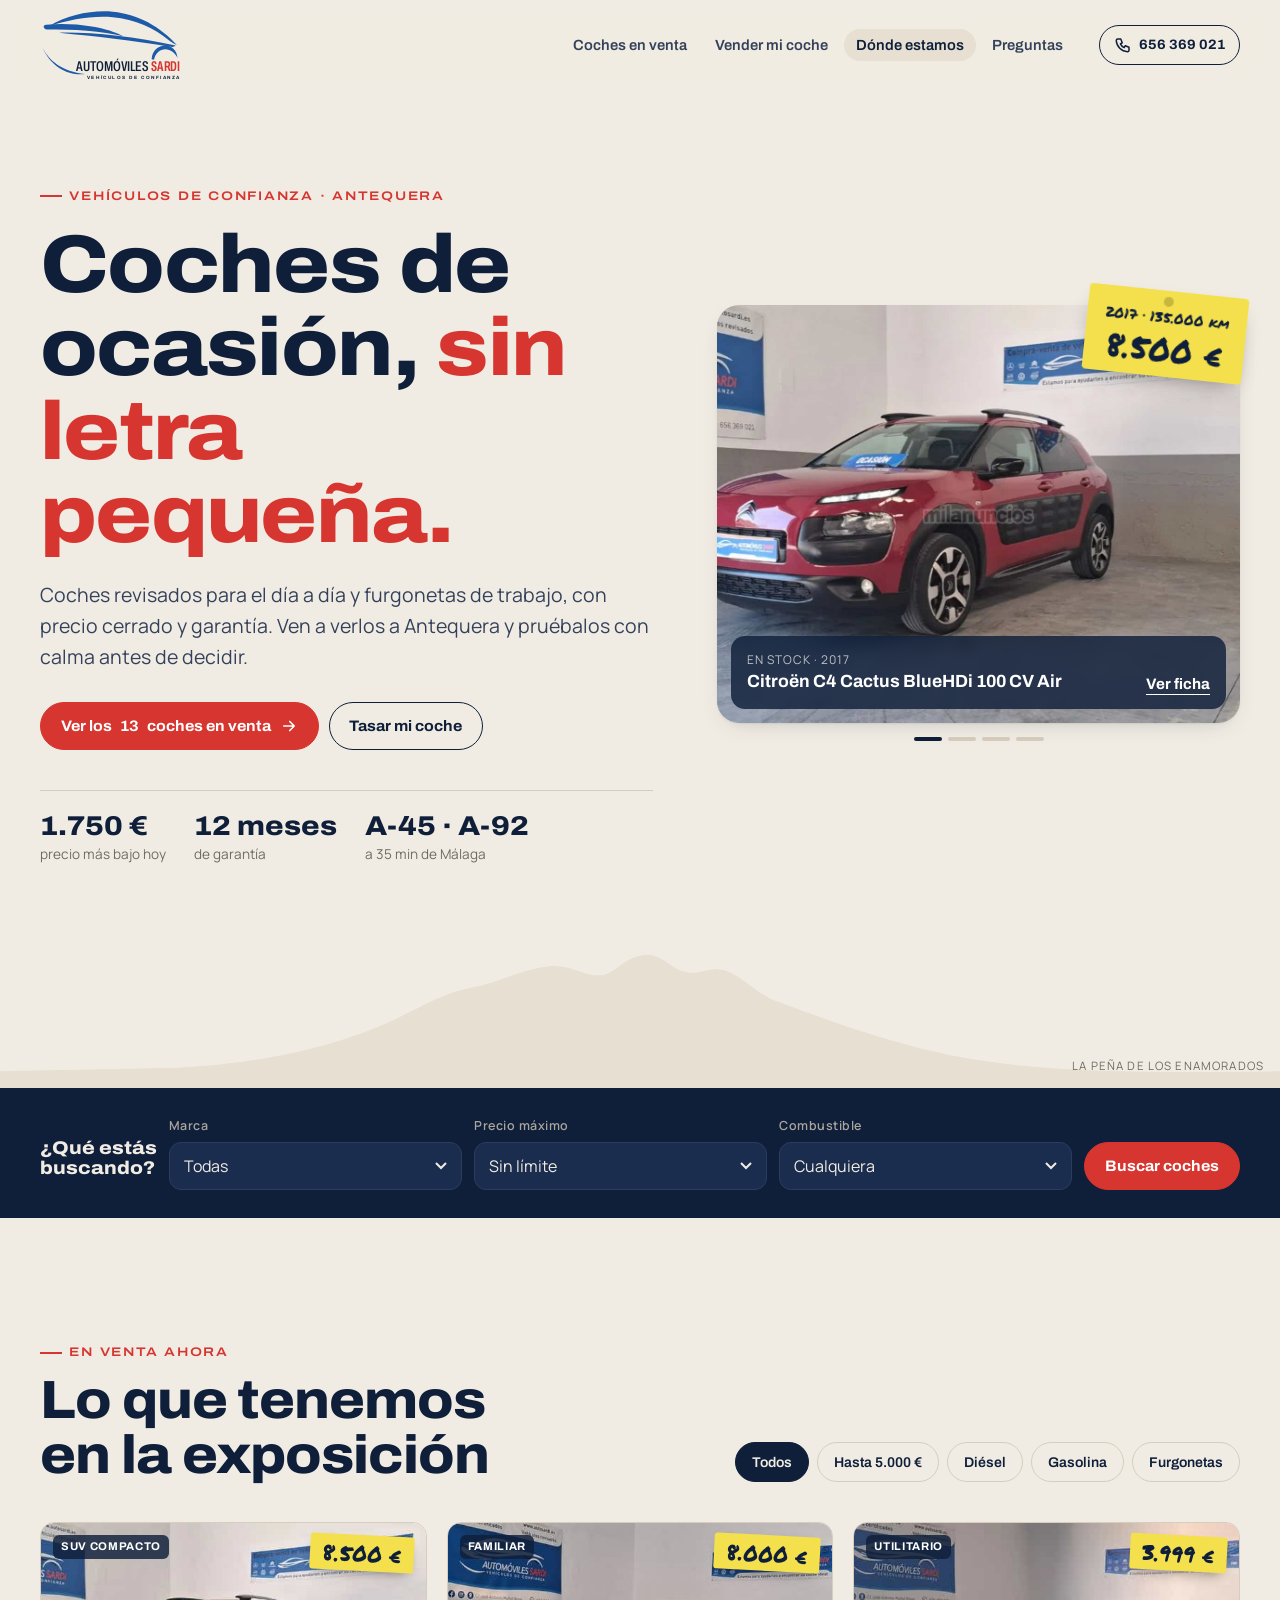
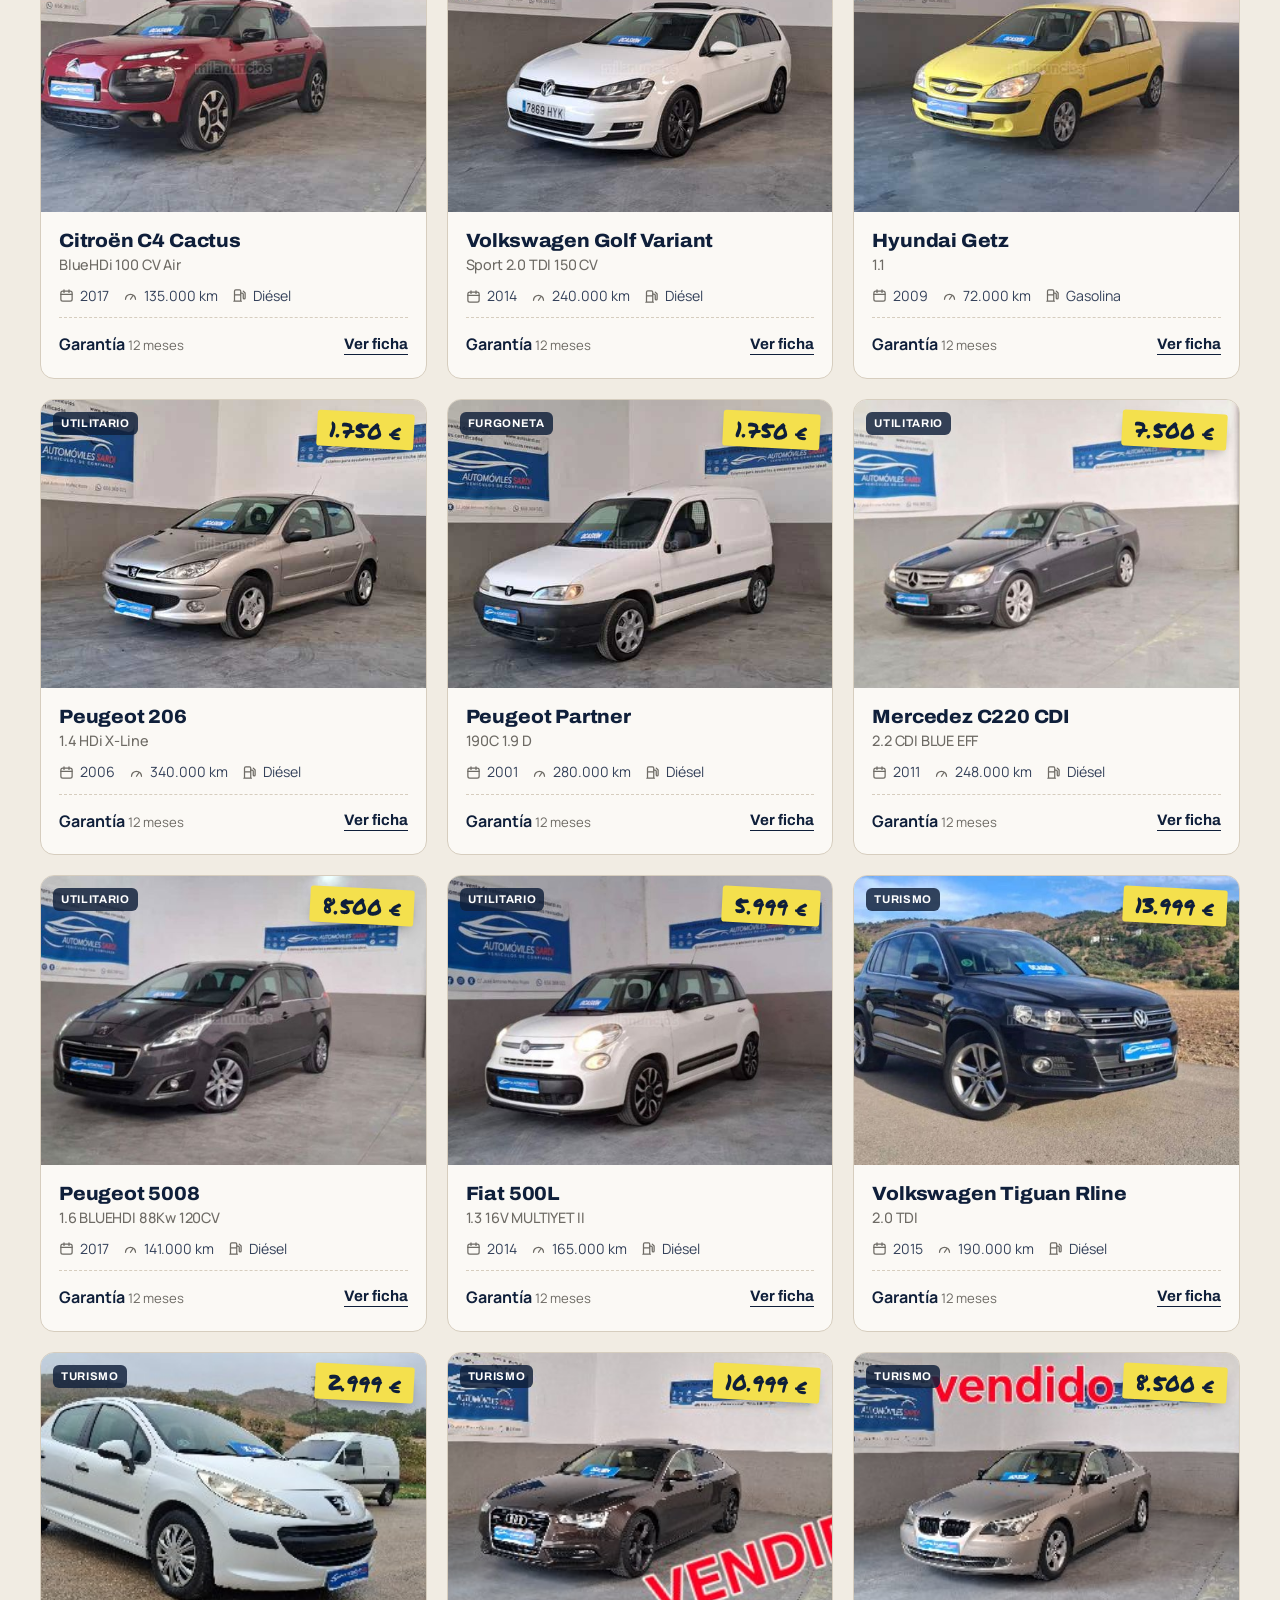
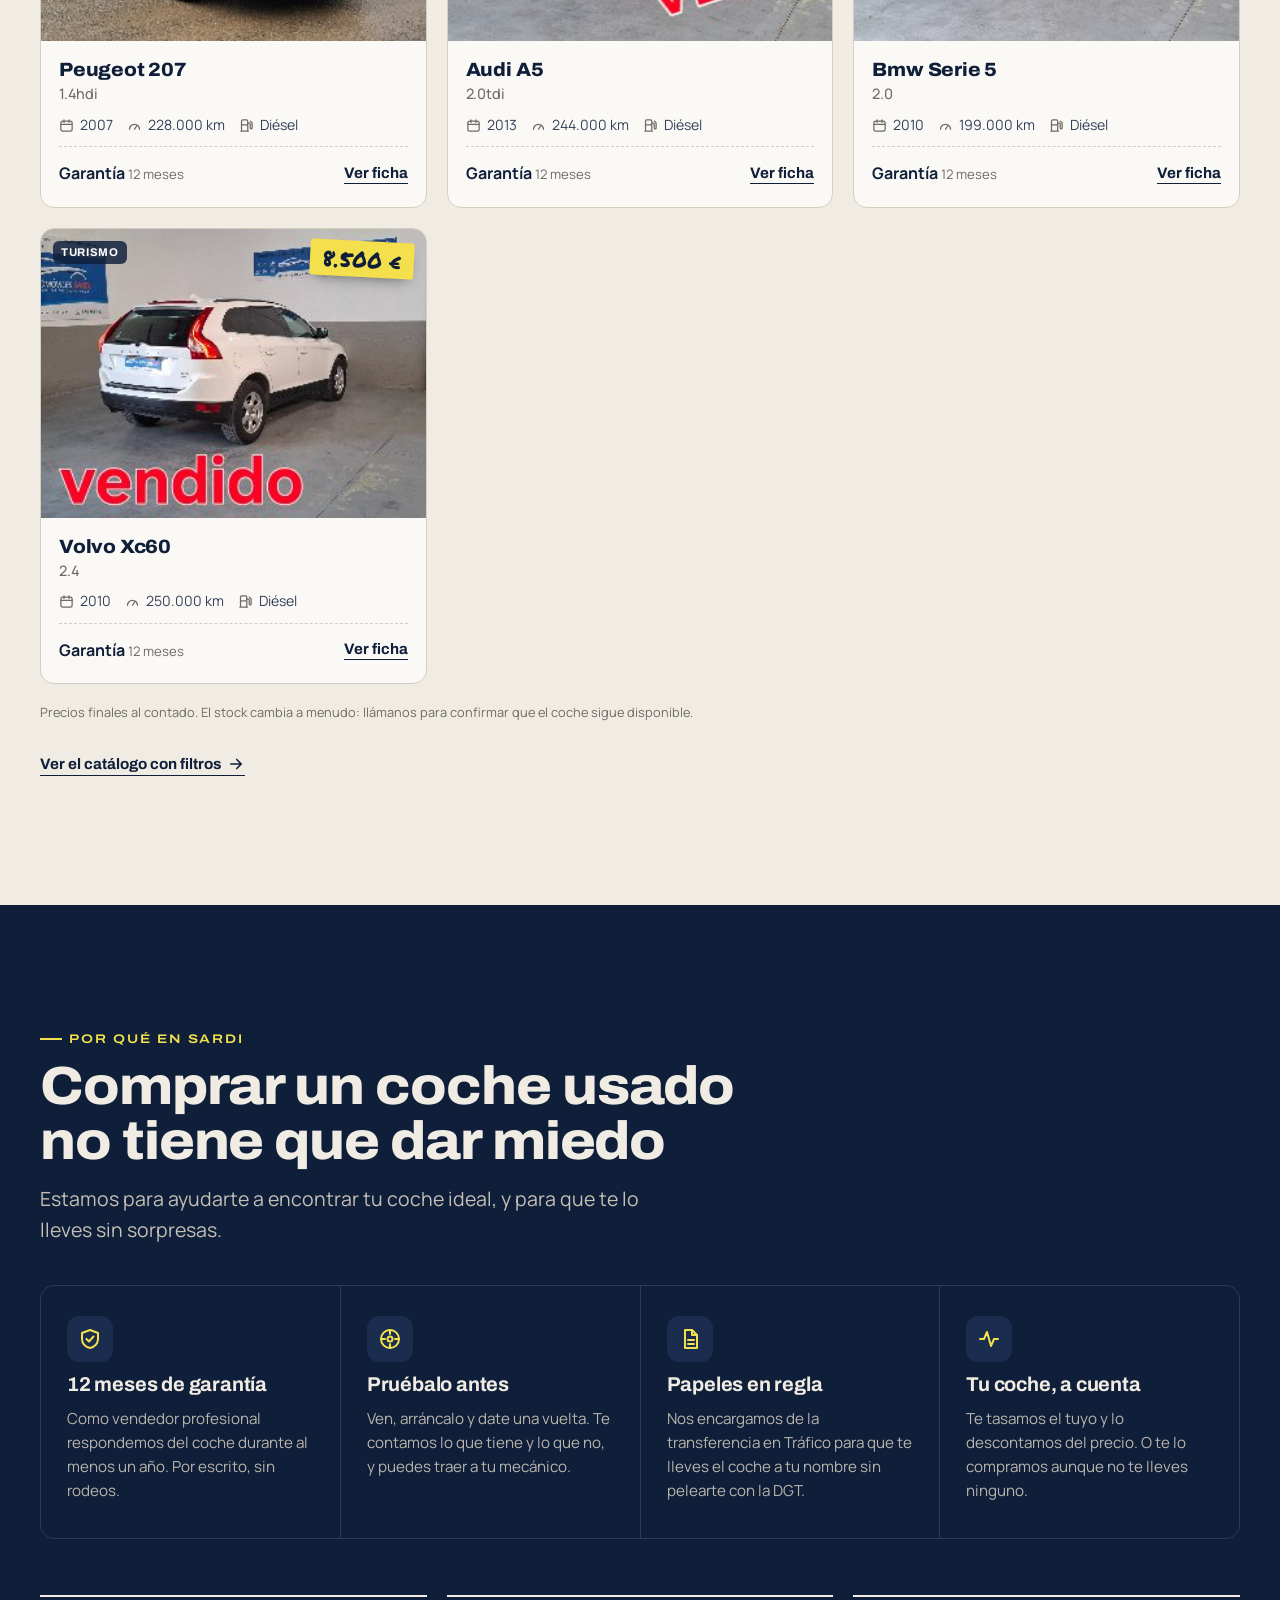
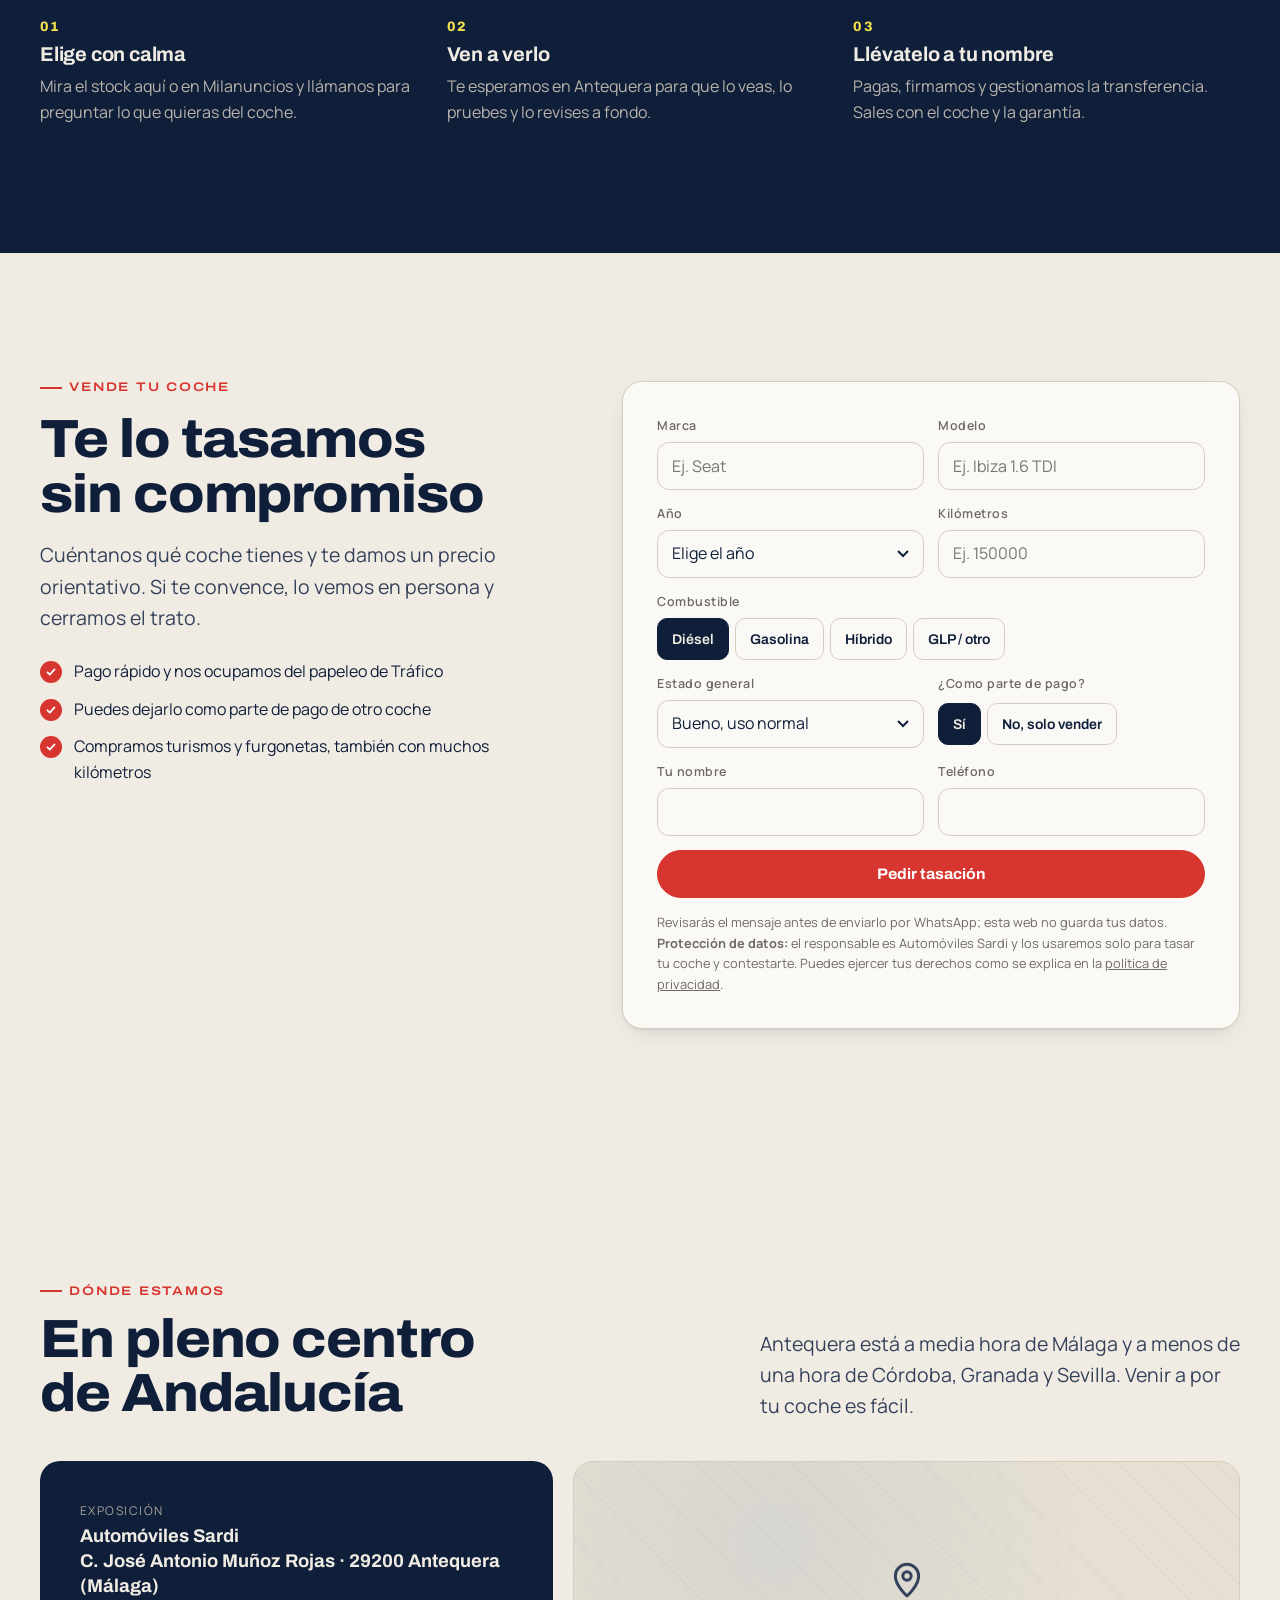
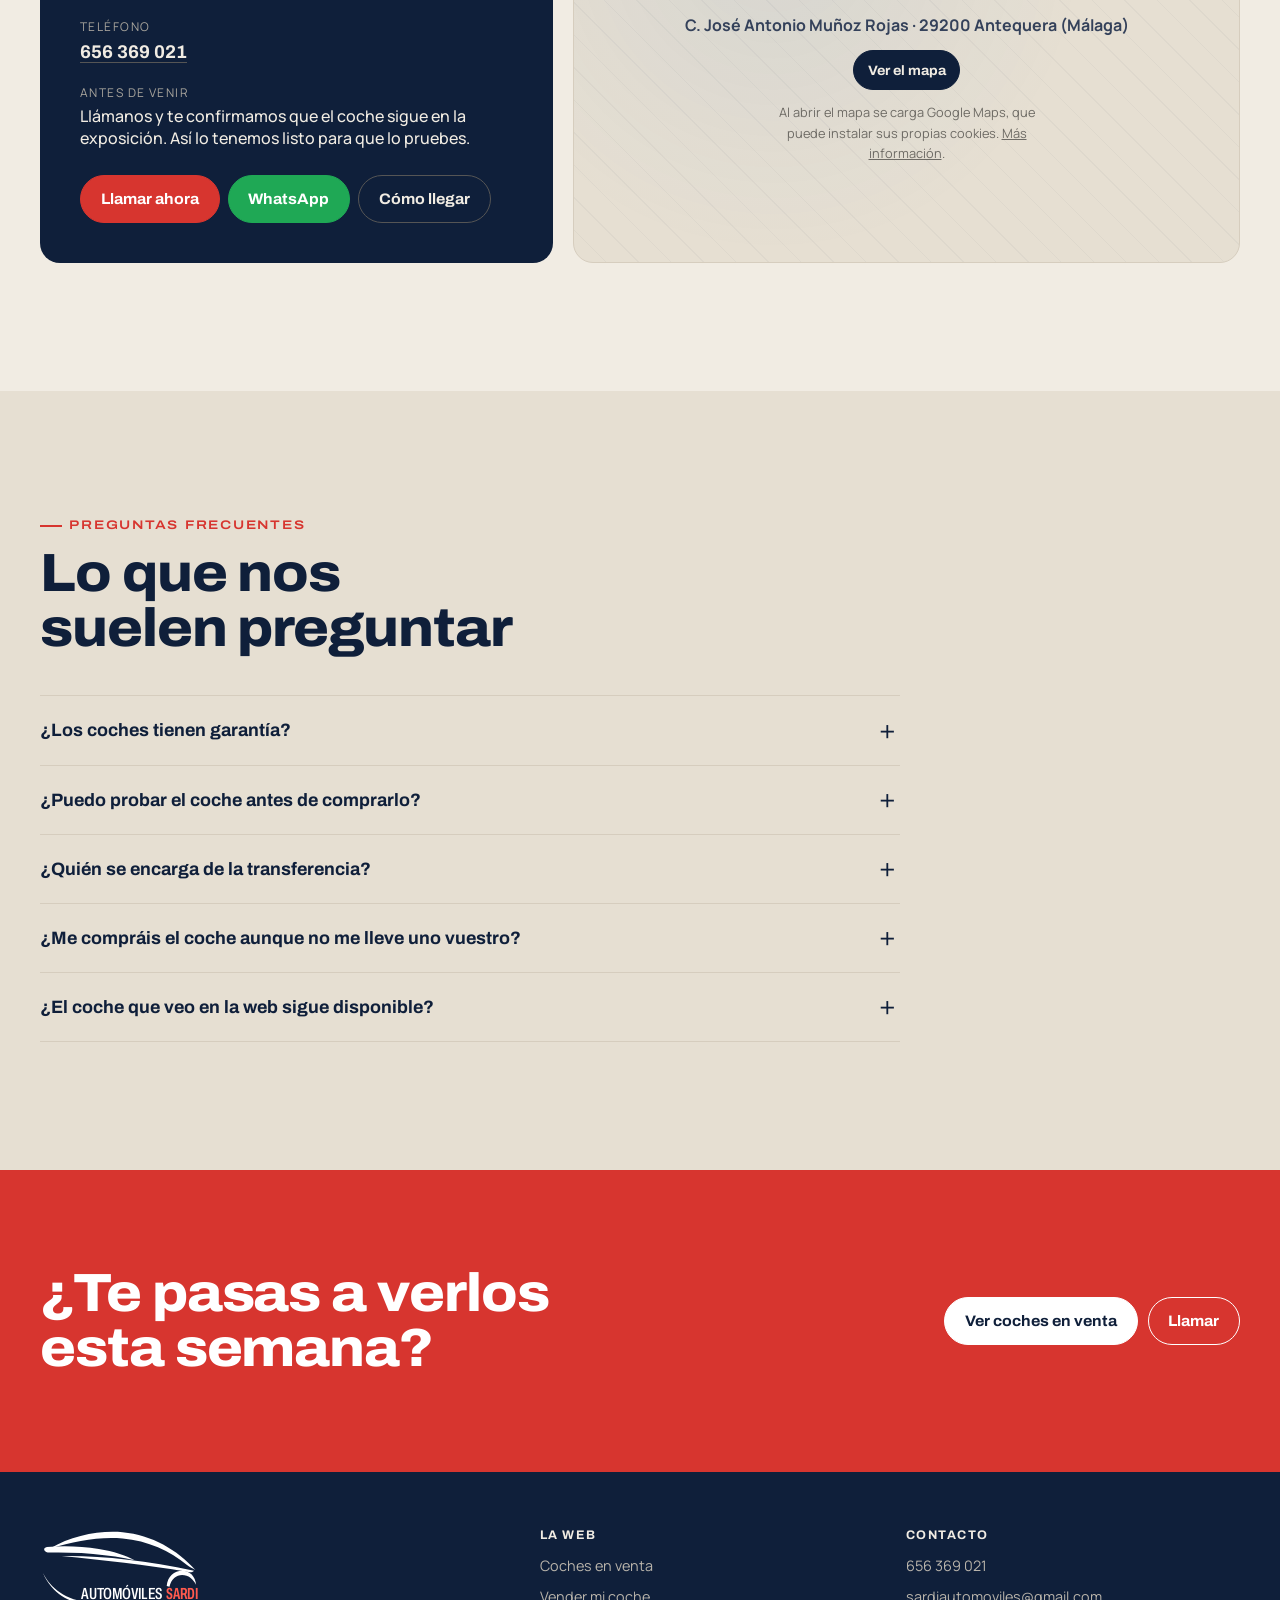
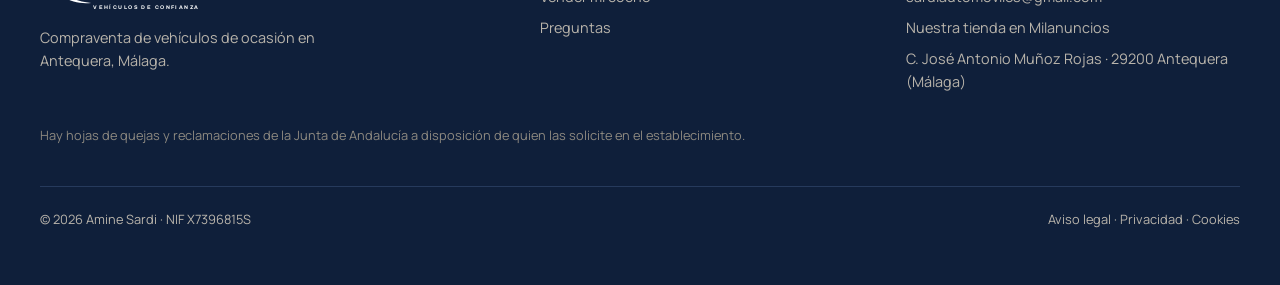
<file: web/index.html>
<!doctype html>
<html lang="es">
<head>
  <meta charset="utf-8">
  <meta name="viewport" content="width=device-width, initial-scale=1">
  <title>Automóviles Sardi · Coches de ocasión en Antequera</title>
  <meta name="description" content="Compraventa de coches de ocasión en Antequera (Málaga). Coches revisados con garantía de 12 meses y tasación gratuita de tu coche.">
  <meta name="theme-color" content="#0F1F3A">
  <link rel="canonical" href="https://www.autosardi.es/">
  <link rel="icon" href="favicon.svg" type="image/svg+xml">
  <link rel="apple-touch-icon" href="img/apple-touch-icon.png">
  <meta property="og:type" content="website">
  <meta property="og:locale" content="es_ES">
  <meta property="og:site_name" content="Automóviles Sardi">
  <meta property="og:title" content="Automóviles Sardi · Coches de ocasión en Antequera">
  <meta property="og:description" content="Vehículos de confianza: coches revisados con garantía y tasación gratuita de tu coche.">
  <meta property="og:url" content="https://www.autosardi.es/">
  <meta property="og:image" content="https://www.autosardi.es/img/og.jpg">
  <meta name="twitter:card" content="summary_large_image">
  <link rel="preload" href="fonts/archivo-latin.woff2" as="font" type="font/woff2" crossorigin>
  <link rel="stylesheet" href="css/fonts.css">
  <link rel="stylesheet" href="css/styles.css">
  <script type="application/ld+json">
  {
    "@context": "https://schema.org",
    "@type": "AutoDealer",
    "name": "Automóviles Sardi",
    "slogan": "Vehículos de confianza",
    "description": "Compraventa de vehículos de ocasión en Antequera",
    "url": "https://www.autosardi.es/",
    "image": "https://www.autosardi.es/img/og.jpg",
    "telephone": "+34656369021",
    "email": "sardiautomoviles@gmail.com",
    "address": {
      "@type": "PostalAddress",
      "streetAddress": "C. José Antonio Muñoz Rojas",
      "addressLocality": "Antequera",
      "addressRegion": "Málaga",
      "postalCode": "29200",
      "addressCountry": "ES"
    },
    "sameAs": [
      "https://www.milanuncios.com/tiendas-profesionales/automoviles-sardi-218698"
    ]
  }
  </script>
</head>
<body>

<header class="header">
  <div class="wrap header__row">
    <a class="logo" href="index.html" aria-label="Automóviles Sardi, inicio"><svg class="logo__img" viewBox="0 0 470 240" aria-hidden="true"><g fill="#1D5BA8"><path d="M30 58C90 22 170 6 236 12C320 20 392 62 444 120C436 116 428 112 420 106C372 66 308 36 236 30C168 24 98 38 30 58Z"/><path d="M22 70C10 66 8 56 20 54C70 50 120 52 168 60C210 67 246 78 270 92C236 84 196 78 152 74C108 70 62 70 22 70Z"/><path d="M62 80C170 78 300 92 440 122C436 126 430 128 424 126C300 104 180 92 62 80Z"/><path d="M8 128C30 172 72 206 146 214C96 220 38 196 8 128Z"/><path d="M362 166C364 138 384 122 406 122C428 122 444 138 446 162C438 146 424 134 406 134C390 134 374 146 370 168Z"/></g><text x="118" y="204" textLength="232" lengthAdjust="spacingAndGlyphs" font-family="Archivo, Arial Narrow, sans-serif" font-stretch="62%" font-weight="500" font-size="46" fill="#0F1F3A">AUTOMÓVILES</text><text x="360" y="204" textLength="94" lengthAdjust="spacingAndGlyphs" font-family="Archivo, Arial Narrow, sans-serif" font-stretch="62%" font-weight="600" font-size="46" fill="#D7352F">SARDI</text><text x="152" y="230" textLength="300" lengthAdjust="spacing" font-family="Archivo, Arial, sans-serif" font-weight="700" font-size="15" fill="#0F1F3A">VEHÍCULOS DE CONFIANZA</text></svg></a>
    <nav class="nav" id="nav" aria-label="Principal">
      <a href="coches.html">Coches en venta</a>
      <a href="#vender">Vender mi coche</a>
      <a href="#financiacion" data-financiacion hidden>Financiación</a>
      <a href="#visitanos">Dónde estamos</a>
      <a href="#preguntas">Preguntas</a>
    </nav>
    <div class="header__cta">
      <a class="btn btn--ghost btn--sm" data-tel href="#"><svg viewBox="0 0 24 24" fill="none" stroke="currentColor" stroke-width="2" stroke-linecap="round" stroke-linejoin="round"><path d="M5 4h4l2 5-2.5 1.5a11 11 0 0 0 5 5L15 13l5 2v4a2 2 0 0 1-2 2A16 16 0 0 1 3 6a2 2 0 0 1 2-2"/></svg><span data-tel-text>656 369 021</span></a>
    </div>
    <button class="menu-btn" type="button" aria-label="Menú" aria-expanded="false" aria-controls="nav"><span></span><span></span></button>
  </div>
</header>

<main>
  <!-- HERO -->
  <section class="hero" id="inicio">
    <div class="wrap hero__grid">
      <div>
        <span class="eyebrow" data-reveal>Vehículos de confianza · Antequera</span>
        <h1 style="margin-top:18px">
          <span class="hero__line"><span style="--d:.05s">Coches de</span></span>
          <span class="hero__line"><span style="--d:.15s">ocasión, <em>sin</em></span></span>
          <span class="hero__line"><span style="--d:.25s"><em>letra pequeña.</em></span></span>
        </h1>
        <p class="lead" data-reveal style="--d:.35s">Coches revisados para el día a día y furgonetas de trabajo, con precio cerrado y garantía. Ven a verlos a Antequera y pruébalos con calma antes de decidir.</p>
        <div class="hero__actions" data-reveal style="--d:.45s">
          <a class="btn btn--accent" href="coches.html">Ver los <span data-stock-count>5</span> coches en venta <svg viewBox="0 0 24 24" fill="none" stroke="currentColor" stroke-width="2.2" stroke-linecap="round" stroke-linejoin="round"><path d="M5 12h14M13 6l6 6-6 6"/></svg></a>
          <a class="btn btn--ghost" href="#vender">Tasar mi coche</a>
        </div>
        <div class="hero__facts" data-reveal style="--d:.55s">
          <div class="fact"><b class="num" data-precio-min>1.750 €</b><span>precio más bajo hoy</span></div>
          <div class="fact"><b>12 meses</b><span>de garantía</span></div>
          <div class="fact"><b>A-45 · A-92</b><span>a 35 min de Málaga</span></div>
        </div>
      </div>

      <div class="showcase" data-reveal style="--d:.2s">
        <div class="cartel" aria-hidden="true"></div>
        <div class="showcase__frame" role="button" tabindex="0" aria-label="Abrir ficha del coche">
          <img src="img/coches/citroen-c4-cactus-2017.jpg" alt="" width="1200" height="900" fetchpriority="high">
          <div class="showcase__caption"></div>
        </div>
        <div class="showcase__dots"></div>
      </div>
    </div>

    <div class="horizon" aria-hidden="true">
      <svg viewBox="0 0 1440 170" preserveAspectRatio="none">
        <path fill="currentColor" d="M0 150 L200 146 C300 140 360 124 410 106 C460 88 488 64 530 56 C562 50 584 36 616 32 C642 29 658 44 676 42 C692 40 702 22 724 19 C744 17 754 34 770 38 C786 42 798 32 814 36 C836 42 848 62 876 72 C920 88 990 116 1080 134 C1180 152 1300 152 1440 150 L1440 170 L0 170 Z"/>
      </svg>
      <span class="horizon__label">La Peña de los Enamorados</span>
    </div>
  </section>

  <!-- BUSCADOR -->
  <section class="quick" aria-label="Buscador de coches">
    <form class="wrap" action="coches.html" method="get">
      <p class="quick__title">¿Qué estás<br>buscando?</p>
      <label class="field"><span>Marca</span>
        <select class="select" name="marca" id="quick-marca"><option value="">Todas</option></select>
      </label>
      <label class="field"><span>Precio máximo</span>
        <select class="select" name="max"><option value="">Sin límite</option><option value="2000">Hasta 2.000 €</option><option value="4000">Hasta 4.000 €</option><option value="6000">Hasta 6.000 €</option><option value="9000">Hasta 9.000 €</option></select>
      </label>
      <label class="field"><span>Combustible</span>
        <select class="select" name="comb"><option value="">Cualquiera</option><option>Diésel</option><option>Gasolina</option></select>
      </label>
      <button class="btn btn--accent" type="submit">Buscar coches</button>
    </form>
  </section>

  <!-- STOCK -->
  <section class="section" id="coches">
    <div class="wrap">
      <div class="section__head">
        <div>
          <span class="eyebrow" data-reveal>En venta ahora</span>
          <h2 data-reveal>Lo que tenemos<br>en la exposición</h2>
        </div>
        <div class="chips" id="stock-chips" role="group" aria-label="Filtrar coches" data-reveal>
          <button class="chip" type="button" data-f="todos" aria-pressed="true">Todos</button>
          <button class="chip" type="button" data-f="barato" aria-pressed="false">Hasta 5.000 €</button>
          <button class="chip" type="button" data-f="diesel" aria-pressed="false">Diésel</button>
          <button class="chip" type="button" data-f="gasolina" aria-pressed="false">Gasolina</button>
          <button class="chip" type="button" data-f="industrial" aria-pressed="false">Furgonetas</button>
        </div>
      </div>
      <div class="grid-cars" id="stock-grid"></div>
      <p class="form-note" style="margin-top:18px">Precios finales al contado. El stock cambia a menudo: llámanos para confirmar que el coche sigue disponible.</p>
      <div style="margin-top:28px"><a class="link-arrow" href="coches.html">Ver el catálogo con filtros <svg width="18" height="18" viewBox="0 0 24 24" fill="none" stroke="currentColor" stroke-width="2.2" stroke-linecap="round" stroke-linejoin="round"><path d="M5 12h14M13 6l6 6-6 6"/></svg></a></div>
    </div>
  </section>

  <!-- VENTAJAS -->
  <section class="section section--dark" id="ventajas">
    <div class="wrap">
      <div class="section__head">
        <div>
          <span class="eyebrow" style="color:var(--tag)" data-reveal>Por qué en Sardi</span>
          <h2 data-reveal>Comprar un coche usado<br>no tiene que dar miedo</h2>
          <p class="lead" data-reveal>Estamos para ayudarte a encontrar tu coche ideal, y para que te lo lleves sin sorpresas.</p>
        </div>
      </div>
      <div class="perks" data-reveal>
        <div class="perk">
          <div class="perk__icon"><svg viewBox="0 0 24 24" fill="none" stroke="currentColor" stroke-width="2" stroke-linecap="round" stroke-linejoin="round"><path d="M12 3l8 3v6c0 4.5-3.4 8.3-8 9-4.6-.7-8-4.5-8-9V6l8-3Z"/><path d="M8.5 12l2.5 2.5 4.5-5"/></svg></div>
          <h3>12 meses de garantía</h3>
          <p>Como vendedor profesional respondemos del coche durante al menos un año. Por escrito, sin rodeos.</p>
        </div>
        <div class="perk">
          <div class="perk__icon"><svg viewBox="0 0 24 24" fill="none" stroke="currentColor" stroke-width="2" stroke-linecap="round" stroke-linejoin="round"><circle cx="12" cy="12" r="9"/><path d="M12 3v4M12 17v4M3 12h4M17 12h4"/><circle cx="12" cy="12" r="2.5"/></svg></div>
          <h3>Pruébalo antes</h3>
          <p>Ven, arráncalo y date una vuelta. Te contamos lo que tiene y lo que no, y puedes traer a tu mecánico.</p>
        </div>
        <div class="perk">
          <div class="perk__icon"><svg viewBox="0 0 24 24" fill="none" stroke="currentColor" stroke-width="2" stroke-linecap="round" stroke-linejoin="round"><path d="M7 3h7l5 5v13H7z"/><path d="M14 3v5h5M10 13h6M10 17h6"/></svg></div>
          <h3>Papeles en regla</h3>
          <p>Nos encargamos de la transferencia en Tráfico para que te lleves el coche a tu nombre sin pelearte con la DGT.</p>
        </div>
        <div class="perk">
          <div class="perk__icon"><svg viewBox="0 0 24 24" fill="none" stroke="currentColor" stroke-width="2" stroke-linecap="round" stroke-linejoin="round"><path d="M3 12h4l3-7 4 14 3-7h4"/></svg></div>
          <h3>Tu coche, a cuenta</h3>
          <p>Te tasamos el tuyo y lo descontamos del precio. O te lo compramos aunque no te lleves ninguno.</p>
        </div>
      </div>

      <div class="steps">
        <div class="step" data-reveal><h3>Elige con calma</h3><p>Mira el stock aquí o en Milanuncios y llámanos para preguntar lo que quieras del coche.</p></div>
        <div class="step" data-reveal style="--d:.1s"><h3>Ven a verlo</h3><p>Te esperamos en Antequera para que lo veas, lo pruebes y lo revises a fondo.</p></div>
        <div class="step" data-reveal style="--d:.2s"><h3>Llévatelo a tu nombre</h3><p>Pagas, firmamos y gestionamos la transferencia. Sales con el coche y la garantía.</p></div>
      </div>
    </div>
  </section>

  <!-- VENDER -->
  <section class="section" id="vender">
    <div class="wrap split">
      <div class="split__text">
        <span class="eyebrow" data-reveal>Vende tu coche</span>
        <h2 data-reveal>Te lo tasamos<br>sin compromiso</h2>
        <p class="lead" data-reveal>Cuéntanos qué coche tienes y te damos un precio orientativo. Si te convence, lo vemos en persona y cerramos el trato.</p>
        <ul class="checks" data-reveal>
          <li>Pago rápido y nos ocupamos del papeleo de Tráfico</li>
          <li>Puedes dejarlo como parte de pago de otro coche</li>
          <li>Compramos turismos y furgonetas, también con muchos kilómetros</li>
        </ul>
      </div>

      <form class="panel" id="tasacion" novalidate data-reveal>
        <div class="form-grid">
          <label class="field"><span>Marca</span><input class="input" name="marca" required placeholder="Ej. Seat" autocomplete="off"></label>
          <label class="field"><span>Modelo</span><input class="input" name="modelo" required placeholder="Ej. Ibiza 1.6 TDI" autocomplete="off"></label>
          <label class="field"><span>Año</span><select class="select" name="anio" required><option value="">Elige el año</option></select></label>
          <label class="field"><span>Kilómetros</span><input class="input" name="km" type="number" inputmode="numeric" min="0" step="1000" required placeholder="Ej. 150000"></label>
          <fieldset class="field full" style="border:0;padding:0;margin:0"><span style="font-size:.78rem;font-weight:600;color:var(--muted)">Combustible</span>
            <div class="seg">
              <label><input type="radio" name="combustible" value="Diésel" checked><span>Diésel</span></label>
              <label><input type="radio" name="combustible" value="Gasolina"><span>Gasolina</span></label>
              <label><input type="radio" name="combustible" value="Híbrido"><span>Híbrido</span></label>
              <label><input type="radio" name="combustible" value="GLP / otro"><span>GLP / otro</span></label>
            </div>
          </fieldset>
          <label class="field"><span>Estado general</span>
            <select class="select" name="estado"><option>Muy bueno</option><option selected>Bueno, uso normal</option><option>Con algún golpe o avería</option><option>No arranca</option></select>
          </label>
          <fieldset class="field" style="border:0;padding:0;margin:0"><span style="font-size:.78rem;font-weight:600;color:var(--muted)">¿Como parte de pago?</span>
            <div class="seg">
              <label><input type="radio" name="parte" value="Sí" checked><span>Sí</span></label>
              <label><input type="radio" name="parte" value="No, solo vender"><span>No, solo vender</span></label>
            </div>
          </fieldset>
          <label class="field"><span>Tu nombre</span><input class="input" name="nombre" required autocomplete="name"></label>
          <label class="field"><span>Teléfono</span><input class="input" name="tel" type="tel" required inputmode="tel" autocomplete="tel" pattern="[0-9 +]{9,15}"></label>
          <button class="btn btn--accent btn--block full" type="submit">Pedir tasación</button>
          <p class="form-note full">Revisarás el mensaje antes de enviarlo por WhatsApp; esta web no guarda tus datos. <b>Protección de datos:</b> el responsable es Automóviles Sardi y los usaremos solo para tasar tu coche y contestarte. Puedes ejercer tus derechos como se explica en la <a href="privacidad.html">política de privacidad</a>.</p>
        </div>
      </form>
    </div>
  </section>

  <!-- FINANCIACIÓN -->
  <section class="section section--alt" id="financiacion" data-financiacion hidden>
    <div class="wrap split">
      <div class="split__text">
        <span class="eyebrow" data-reveal>Financiación</span>
        <h2 data-reveal>Calcula tu<br>cuota al mes</h2>
        <p class="lead" data-reveal>Elige un coche del stock o pon el importe, mueve la entrada y el plazo, y verás cuánto pagarías. Luego estudiamos tu caso con la financiera.</p>
        <ul class="checks" data-reveal>
          <li>Plazos de 12 a 96 meses</li>
          <li>Con o sin entrada</li>
          <li>Te ayudamos con todo el papeleo</li>
        </ul>
      </div>

      <form class="panel calc" id="calc" data-reveal>
        <label class="field"><span>Coche del stock</span>
          <select class="select" name="coche"><option value="">Otro importe</option></select>
        </label>
        <div class="range-row">
          <div class="range-row__top"><label for="precio">Precio del coche</label><output id="o-precio" class="num"></output></div>
          <input type="range" id="precio" name="precio" min="1000" max="20000" step="100" value="8000">
        </div>
        <div class="range-row">
          <div class="range-row__top"><label for="entrada">Entrada</label><output id="o-entrada" class="num"></output></div>
          <input type="range" id="entrada" name="entrada" min="0" max="8000" step="100" value="1600">
        </div>
        <div class="range-row">
          <div class="range-row__top"><label for="plazo">Plazo</label><output id="o-plazo" class="num"></output></div>
          <input type="range" id="plazo" name="plazo" min="12" max="96" step="12" value="60">
        </div>
        <div class="calc__result" aria-live="polite">
          <div class="big"><span>Cuota estimada</span><b id="r-cuota"></b></div>
          <div><span>Importe financiado</span><b id="r-financiado"></b></div>
          <div><span>Precio total a plazos</span><b id="r-total"></b></div>
        </div>
        <button class="btn btn--accent btn--block" type="submit">Quiero estudiar mi financiación</button>
        <p class="form-note">Simulación orientativa: TIN <span id="calc-tin"></span> · TAE <span id="calc-tae"></span>, sin comisión de apertura ni seguros vinculados. No es una oferta vinculante. La financiación está sujeta a la aprobación de la entidad financiera, y las condiciones finales (TIN, TAE, comisiones e importe total adeudado) te las damos por escrito antes de firmar.</p>
      </form>
    </div>
  </section>

  <!-- VISÍTANOS -->
  <section class="section" id="visitanos">
    <div class="wrap">
      <div class="section__head">
        <div>
          <span class="eyebrow" data-reveal>Dónde estamos</span>
          <h2 data-reveal>En pleno centro<br>de Andalucía</h2>
        </div>
        <p class="lead" data-reveal style="max-width:40ch">Antequera está a media hora de Málaga y a menos de una hora de Córdoba, Granada y Sevilla. Venir a por tu coche es fácil.</p>
      </div>
      <div class="visit">
        <div class="visit__card" data-reveal>
          <dl>
            <div><dt>Exposición</dt><dd>Automóviles Sardi<br><span data-direccion>C. José Antonio Muñoz Rojas · 29200 Antequera (Málaga)</span></dd></div>
            <div><dt>Teléfono</dt><dd><a data-tel data-tel-text href="#">656 369 021</a></dd></div>
            <div data-horario-row hidden><dt>Horario</dt><dd data-horario style="font-weight:600;font-size:1rem;white-space:pre-line"></dd></div>
            <div><dt>Antes de venir</dt><dd style="font-weight:500;font-family:var(--body);font-size:1rem">Llámanos y te confirmamos que el coche sigue en la exposición. Así lo tenemos listo para que lo pruebes.</dd></div>
          </dl>
          <div style="display:flex;gap:8px;flex-wrap:wrap">
            <a class="btn btn--accent" data-tel href="#">Llamar ahora</a>
            <a class="btn btn--wa" data-wa href="#">WhatsApp</a>
            <a class="btn btn--ghost" style="color:var(--paper);border-color:#555" data-ruta href="#" target="_blank" rel="noopener">Cómo llegar</a>
          </div>
        </div>
        <div class="visit__map" data-map data-reveal style="--d:.1s">
          <div class="map-gate">
            <svg viewBox="0 0 24 24" width="40" height="40" fill="none" stroke="currentColor" stroke-width="1.8" stroke-linecap="round" stroke-linejoin="round" aria-hidden="true"><path d="M12 21s7-6.2 7-12a7 7 0 1 0-14 0c0 5.8 7 12 7 12Z"/><circle cx="12" cy="9" r="2.5"/></svg>
            <p><b data-direccion>C. José Antonio Muñoz Rojas · 29200 Antequera (Málaga)</b></p>
            <button class="btn btn--sm" type="button">Ver el mapa</button>
            <p class="form-note">Al abrir el mapa se carga Google Maps, que puede instalar sus propias cookies. <a href="cookies.html">Más información</a>.</p>
          </div>
        </div>
      </div>
    </div>
  </section>

  <!-- FAQ -->
  <section class="section section--alt" id="preguntas">
    <div class="wrap">
      <div class="section__head"><div><span class="eyebrow" data-reveal>Preguntas frecuentes</span><h2 data-reveal>Lo que nos<br>suelen preguntar</h2></div></div>
      <div class="faq" data-reveal>
        <details><summary>¿Los coches tienen garantía?</summary><p>Sí. Al comprar a un profesional tienes por ley al menos 12 meses de garantía en un coche de segunda mano. Te la damos por escrito con el contrato de compraventa.</p></details>
        <details><summary>¿Puedo probar el coche antes de comprarlo?</summary><p>Claro. Llámanos, quedamos y te das una vuelta con él. Si quieres que lo vea tu mecánico de confianza, también puedes traerlo.</p></details>
        <details><summary>¿Quién se encarga de la transferencia?</summary><p>Nosotros. Hacemos el cambio de titular en Tráfico para que te lleves el coche ya a tu nombre.</p></details>
        <details><summary>¿Me compráis el coche aunque no me lleve uno vuestro?</summary><p>Sí. Rellena el formulario de tasación con los datos de tu coche y te decimos un precio orientativo. Después lo vemos en persona para darte el precio final.</p></details>
        <details data-financiacion hidden><summary>¿Qué necesito para financiar?</summary><p>Normalmente DNI, tus últimas nóminas o la declaración de la renta si eres autónomo, y una cuenta bancaria. Te decimos exactamente qué pide la financiera para tu caso.</p></details>
        <details><summary>¿El coche que veo en la web sigue disponible?</summary><p>El stock se mueve rápido. Antes de venir, llámanos y te lo confirmamos en el momento.</p></details>
      </div>
    </div>
  </section>

  <!-- CTA -->
  <section class="cta-band">
    <div class="wrap">
      <h2>¿Te pasas a verlos esta semana?</h2>
      <div style="display:flex;gap:10px;flex-wrap:wrap">
        <a class="btn" href="coches.html">Ver coches en venta</a>
        <a class="btn btn--ghost" data-tel href="#">Llamar</a>
      </div>
    </div>
  </section>
</main>

<footer class="footer">
  <div class="wrap">
    <div class="footer__grid">
      <div style="display:grid;gap:14px;align-content:start">
        <a class="logo" href="index.html" aria-label="Automóviles Sardi, inicio"><svg class="logo__img" viewBox="0 0 470 240" aria-hidden="true"><g fill="#FFFFFF"><path d="M30 58C90 22 170 6 236 12C320 20 392 62 444 120C436 116 428 112 420 106C372 66 308 36 236 30C168 24 98 38 30 58Z"/><path d="M22 70C10 66 8 56 20 54C70 50 120 52 168 60C210 67 246 78 270 92C236 84 196 78 152 74C108 70 62 70 22 70Z"/><path d="M62 80C170 78 300 92 440 122C436 126 430 128 424 126C300 104 180 92 62 80Z"/><path d="M8 128C30 172 72 206 146 214C96 220 38 196 8 128Z"/><path d="M362 166C364 138 384 122 406 122C428 122 444 138 446 162C438 146 424 134 406 134C390 134 374 146 370 168Z"/></g><text x="118" y="204" textLength="232" lengthAdjust="spacingAndGlyphs" font-family="Archivo, Arial Narrow, sans-serif" font-stretch="62%" font-weight="500" font-size="46" fill="#FFFFFF">AUTOMÓVILES</text><text x="360" y="204" textLength="94" lengthAdjust="spacingAndGlyphs" font-family="Archivo, Arial Narrow, sans-serif" font-stretch="62%" font-weight="600" font-size="46" fill="#FF5A4E">SARDI</text><text x="152" y="230" textLength="300" lengthAdjust="spacing" font-family="Archivo, Arial, sans-serif" font-weight="700" font-size="15" fill="#FFFFFF">VEHÍCULOS DE CONFIANZA</text></svg></a>
        <p style="max-width:36ch">Compraventa de vehículos de ocasión en Antequera, Málaga.</p>
      </div>
      <div><h4>La web</h4><ul><li><a href="coches.html">Coches en venta</a></li><li><a href="#vender">Vender mi coche</a></li><li data-financiacion hidden><a href="#financiacion">Financiación</a></li><li><a href="#preguntas">Preguntas</a></li></ul></div>
      <div><h4>Contacto</h4><ul><li><a data-tel data-tel-text href="#">656 369 021</a></li><li><a data-email href="#"></a></li><li data-red="milanuncios" hidden><a target="_blank" rel="noopener">Nuestra tienda en Milanuncios</a></li><li data-red="instagram" hidden><a target="_blank" rel="noopener">Instagram</a></li><li data-red="facebook" hidden><a target="_blank" rel="noopener">Facebook</a></li><li data-direccion>C. José Antonio Muñoz Rojas · 29200 Antequera (Málaga)</li></ul></div>
    </div>
    <p class="footer__note">Hay hojas de quejas y reclamaciones de la Junta de Andalucía a disposición de quien las solicite en el establecimiento.</p>
    <div class="footer__legal">
      <span>© <span data-year>2026</span> <span data-legal="titular" data-keep>Automóviles Sardi</span><span data-legal-row> · NIF <span data-legal="nif" data-optional></span></span></span>
      <span><a href="aviso-legal.html">Aviso legal</a> · <a href="privacidad.html">Privacidad</a> · <a href="cookies.html">Cookies</a></span>
    </div>
  </div>
</footer>

<div class="mobile-bar">
  <a class="btn btn--accent" data-tel href="#">Llamar</a>
  <a class="btn btn--wa" data-wa href="#">WhatsApp</a>
  <a class="btn btn--ghost" href="coches.html">Ver coches</a>
</div>

<script src="js/data.js"></script>
<script src="js/app.js"></script>
</body>
</html>
</file>
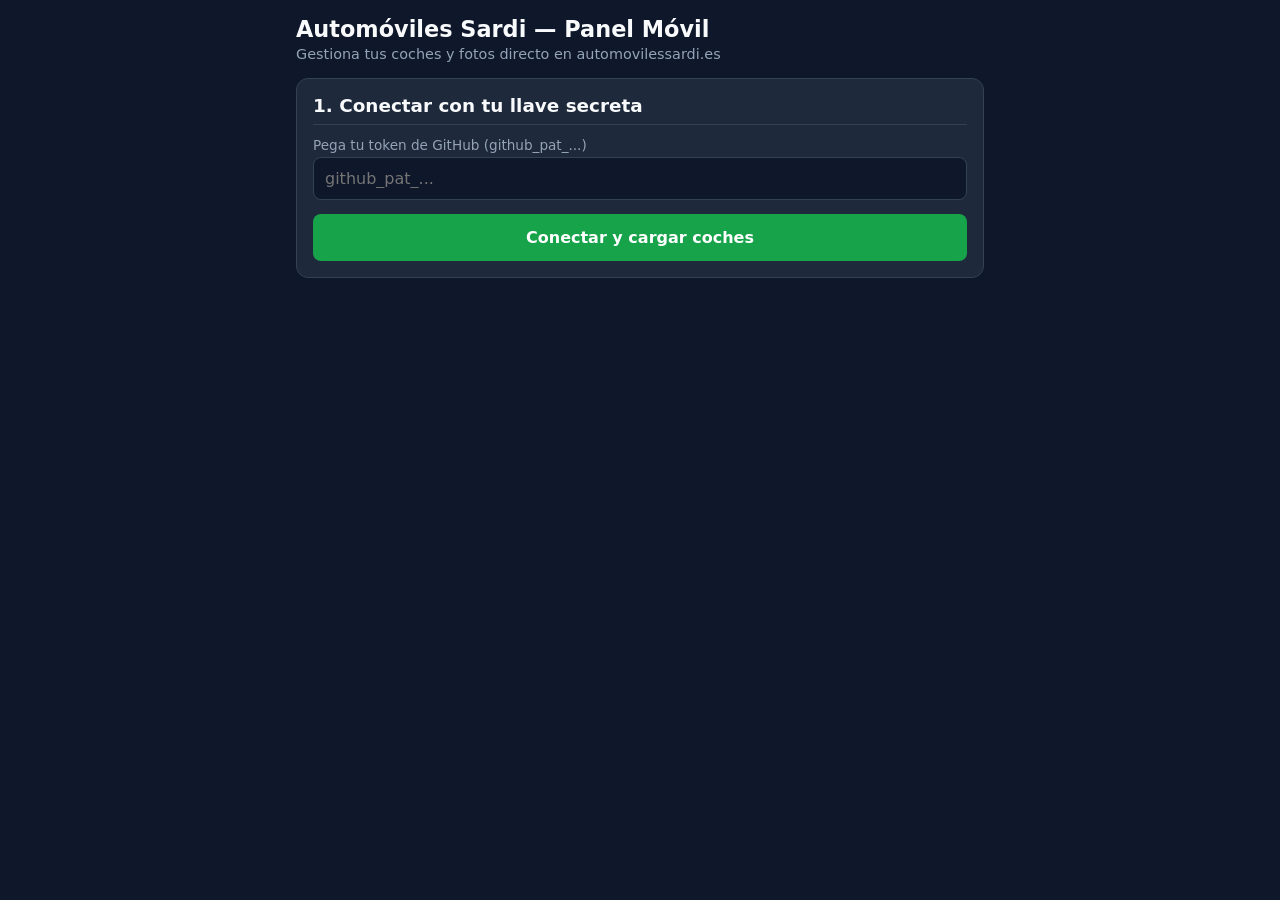
<file: web/admin.html>
<!DOCTYPE html>
<html lang="es">
<head>
<meta charset="UTF-8">
<meta name="viewport" content="width=device-width, initial-scale=1.0">
<title>Panel Privado — Automóviles Sardi</title>
<style>
  :root { --bg: #0f172a; --card: #1e293b; --accent: #dc2626; --green: #16a34a; --text: #f8fafc; --muted: #94a3b8; --border: #334155; }
  * { box-sizing: border-box; font-family: system-ui, -apple-system, sans-serif; }
  body { margin: 0; background: var(--bg); color: var(--text); padding: 16px; max-width: 720px; margin-inline: auto; }
  h1 { font-size: 1.4rem; margin: 0 0 4px; }
  h2 { font-size: 1.15rem; margin: 0 0 12px; border-bottom: 1px solid var(--border); padding-bottom: 8px; }
  .sub { color: var(--muted); font-size: 0.9rem; margin-bottom: 16px; }
  .card { background: var(--card); border: 1px solid var(--border); border-radius: 12px; padding: 16px; margin-bottom: 16px; }
  label { display: block; font-size: 0.85rem; color: var(--muted); margin-bottom: 4px; margin-top: 10px; }
  input, select, textarea { width: 100%; padding: 11px; border-radius: 8px; border: 1px solid var(--border); background: #0f172a; color: var(--text); font-size: 1rem; }
  .grid { display: grid; grid-template-columns: 1fr 1fr; gap: 10px; }
  @media (max-width: 520px) { .grid { grid-template-columns: 1fr; } }
  button { width: 100%; padding: 14px; border: none; border-radius: 8px; font-size: 1rem; font-weight: 700; cursor: pointer; margin-top: 14px; color: white; }
  .btn-primary { background: var(--green); }
  .btn-primary:disabled { opacity: 0.6; cursor: not-allowed; }
  .btn-dark { background: #334155; }
  .btn-del { background: var(--accent); padding: 8px 12px; font-size: 0.85rem; width: auto; margin: 0; }
  .btn-edit { background: #2563eb; padding: 8px 12px; font-size: 0.85rem; width: auto; margin: 0; }
  .car-item { display: flex; align-items: center; gap: 12px; padding: 10px 0; border-bottom: 1px solid var(--border); }
  .car-item:last-child { border-bottom: none; }
  .car-item img { width: 72px; height: 54px; object-fit: cover; border-radius: 6px; background: #0f172a; }
  .car-info { flex: 1; }
  .car-title { font-weight: 700; font-size: 0.98rem; }
  .car-meta { font-size: 0.82rem; color: var(--muted); }
  .car-actions { display: flex; gap: 6px; }
  .msg-box { padding: 12px; border-radius: 8px; margin-top: 12px; display: none; font-weight: 600; font-size: 0.92rem; }
  .ok { background: #14532d; color: #bbf7d0; border: 1px solid #16a34a; }
  .err { background: #7f1d1d; color: #fecaca; border: 1px solid #dc2626; }
  .loading { background: #1e3a8a; color: #bfdbfe; border: 1px solid #3b82f6; }
  .preview-row { display: flex; gap: 8px; flex-wrap: wrap; margin-top: 10px; }
  .preview-row img { width: 68px; height: 52px; object-fit: cover; border-radius: 6px; border: 1px solid var(--border); }
  .hidden { display: none; }
</style>
</head>
<body>

  <h1>Automóviles Sardi — Panel Móvil</h1>
  <div class="sub">Gestiona tus coches y fotos directo en automovilessardi.es</div>

  <div class="card" id="loginCard">
    <h2>1. Conectar con tu llave secreta</h2>
    <label>Pega tu token de GitHub (github_pat_...)</label>
    <input type="password" id="tokenInput" placeholder="github_pat_...">
    <div id="loginStatus" class="msg-box"></div>
    <button type="button" class="btn-primary" id="btnConnect">Conectar y cargar coches</button>
  </div>

  <div id="panelArea" class="hidden">
    <div class="card">
      <h2 id="formTitle">Añadir coche nuevo</h2>
      <input type="hidden" id="editIndex" value="-1">

      <div class="grid">
        <div>
          <label>Marca *</label>
          <input type="text" id="marca" placeholder="Ej: Peugeot">
        </div>
        <div>
          <label>Modelo *</label>
          <input type="text" id="modelo" placeholder="Ej: 5008">
        </div>
      </div>

      <label>Versión / Motor</label>
      <input type="text" id="version" placeholder="Ej: 1.6 BlueHDi 120cv">

      <div class="grid">
        <div>
          <label>Año *</label>
          <input type="number" id="anio" placeholder="Ej: 2018">
        </div>
        <div>
          <label>Kilómetros *</label>
          <input type="text" id="km" placeholder="Ej: 115000">
        </div>
      </div>

      <div class="grid">
        <div>
          <label>Combustible</label>
          <select id="combustible">
            <option value="Diésel">Diésel</option>
            <option value="Gasolina">Gasolina</option>
            <option value="Híbrido">Híbrido</option>
            <option value="Eléctrico">Eléctrico</option>
            <option value="GLP">GLP</option>
          </select>
        </div>
        <div>
          <label>Cambio</label>
          <select id="cambio">
            <option value="Manual">Manual</option>
            <option value="Automático">Automático</option>
          </select>
        </div>
      </div>

      <div class="grid">
        <div>
          <label>Potencia (CV)</label>
          <input type="number" id="cv" placeholder="Ej: 120">
        </div>
        <div>
          <label>Precio (€) *</label>
          <input type="text" id="precio" placeholder="Ej: 12900">
        </div>
      </div>

      <div class="grid">
        <div>
          <label>Carrocería</label>
          <select id="carroceria">
            <option value="Turismo">Turismo</option>
            <option value="SUV / 4x4">SUV / 4x4</option>
            <option value="Monovolumen">Monovolumen</option>
            <option value="Familiar">Familiar</option>
            <option value="Utilitario">Utilitario</option>
            <option value="Furgoneta">Furgoneta</option>
          </select>
        </div>
        <div>
          <label>Tipo (filtro web)</label>
          <select id="tipo">
            <option value="turismo">turismo</option>
            <option value="suv">suv</option>
            <option value="furgoneta">furgoneta</option>
          </select>
        </div>
      </div>

      <label>Fotos del coche (puedes elegir varias a la vez; la 1ª será la portada) *</label>
      <input type="file" id="fotoFile" accept="image/*" multiple>
      <div id="previewRow" class="preview-row"></div>

      <div id="formStatus" class="msg-box"></div>

      <button type="button" class="btn-primary" id="saveBtn">Publicar coche en la web</button>
      <button type="button" class="btn-dark hidden" id="cancelBtn">Cancelar edición</button>
    </div>

    <div class="card">
      <h2>Coches publicados (<span id="count">0</span>)</h2>
      <div id="listStatus" class="msg-box"></div>
      <div id="carList"></div>
    </div>

    <button type="button" class="btn-dark" id="btnLogout">Cambiar llave secreta</button>
  </div>

<script>
  const OWNER = 'AutoSardi';
  const REPO = 'WEB-AUTOSARDI';
  const DATA_PATH = 'web/js/data.js';
  let TOKEN = localStorage.getItem('sardi_gh_token') || '';
  let coches = [];
  let dataSha = '';

  function showMsg(boxId, text, type) {
    const el = document.getElementById(boxId);
    el.textContent = text;
    el.className = 'msg-box ' + (type || 'loading');
    el.style.display = 'block';
  }

  function cleanNum(val) {
    if (!val) return 0;
    const digits = String(val).replace(/[^0-9]/g, '');
    return digits ? Number(digits) : 0;
  }

  function b64EncodeUnicode(str) {
    return btoa(encodeURIComponent(str).replace(/%([0-9A-F]{2})/g, function(_, p1) {
      return String.fromCharCode('0x' + p1);
    }));
  }

  function b64DecodeUnicode(str) {
    return decodeURIComponent(atob(str).split('').map(function(c) {
      return '%' + ('00' + c.charCodeAt(0).toString(16)).slice(-2);
    }).join(''));
  }

  async function ghApi(path, method, body) {
    const opts = {
      method: method || 'GET',
      headers: {
        'Authorization': 'Bearer ' + TOKEN,
        'Accept': 'application/vnd.github+json',
        'X-GitHub-Api-Version': '2022-11-28'
      }
    };
    if (body) {
      opts.headers['Content-Type'] = 'application/json';
      opts.body = JSON.stringify(body);
    }
    const res = await fetch('https://api.github.com/repos/' + OWNER + '/' + REPO + '/contents/' + path + '?t=' + Date.now(), opts);
    if (!res.ok) throw new Error('Error GitHub (' + res.status + ')');
    return res.json();
  }

  async function conectar() {
    TOKEN = document.getElementById('tokenInput').value.trim();
    if (!TOKEN) return showMsg('loginStatus', 'Pega primero tu llave secreta.', 'err');
    showMsg('loginStatus', 'Conectando y leyendo coches...', 'loading');
    try {
      const file = await ghApi(DATA_PATH);
      dataSha = file.sha;
      const content = b64DecodeUnicode(file.content.replace(/\n/g, ''));
      const start = content.indexOf('[');
      const end = content.lastIndexOf('];');
      if (start === -1 || end === -1) throw new Error('No se encontró la lista en data.js');
      const jsonStr = content.slice(start, end + 1);
      coches = JSON.parse(jsonStr);
      localStorage.setItem('sardi_gh_token', TOKEN);
      document.getElementById('loginCard').classList.add('hidden');
      document.getElementById('panelArea').classList.remove('hidden');
      renderList();
    } catch (e) {
      showMsg('loginStatus', 'Error al conectar: ' + e.message, 'err');
    }
  }

  function renderList() {
    document.getElementById('count').textContent = coches.length;
    const list = document.getElementById('carList');
    list.innerHTML = '';
    coches.forEach(function(c, idx) {
      const precioVal = c.precio || c.precioso || 0;
      const anioVal = c.anio || c.Anio || '';
      const numFotos = Array.isArray(c.fotos) ? c.fotos.length : 1;
      const div = document.createElement('div');
      div.className = 'car-item';
      div.innerHTML =
        '<img src="img/coches/' + c.id + '-sm.jpg?v=' + Date.now() + '" onerror="this.src=\'img/coches/' + c.id + '.jpg\'">' +
        '<div class="car-info">' +
          '<div class="car-title">' + c.marca + ' ' + c.modelo + '</div>' +
          '<div class="car-meta">' + anioVal + ' · ' + Number(c.km || 0).toLocaleString('es-ES') + ' km · ' + Number(precioVal).toLocaleString('es-ES') + ' € · ' + numFotos + ' foto(s)</div>' +
        '</div>' +
        '<div class="car-actions">' +
          '<button type="button" class="btn-edit" data-idx="' + idx + '">Editar</button>' +
          '<button type="button" class="btn-del" data-idx="' + idx + '">Borrar</button>' +
        '</div>';
      list.appendChild(div);
    });

    list.querySelectorAll('.btn-edit').forEach(function(b) {
      b.onclick = function() { editarCoche(Number(b.getAttribute('data-idx'))); };
    });
    list.querySelectorAll('.btn-del').forEach(function(b) {
      b.onclick = function() { borrarCoche(Number(b.getAttribute('data-idx'))); };
    });
  }

  document.getElementById('fotoFile').onchange = function() {
    const row = document.getElementById('previewRow');
    row.innerHTML = '';
    const files = this.files;
    for (let i = 0; i < files.length; i++) {
      const img = document.createElement('img');
      img.src = URL.createObjectURL(files.item(i));
      row.appendChild(img);
    }
  };

  function editarCoche(idx) {
    const c = coches.at(idx);
    document.getElementById('editIndex').value = idx;
    document.getElementById('formTitle').textContent = 'Editando: ' + c.marca + ' ' + c.modelo;
    document.getElementById('marca').value = c.marca || '';
    document.getElementById('modelo').value = c.modelo || '';
    document.getElementById('version').value = c.version || c['versión'] || '';
    document.getElementById('anio').value = c.anio || c.Anio || '';
    document.getElementById('km').value = c.km || '';
    document.getElementById('combustible').value = c.combustible || 'Diésel';
    document.getElementById('cambio').value = c.cambio || 'Manual';
    document.getElementById('cv').value = c.cv || c.CV || '';
    document.getElementById('precio').value = c.precio || c.precioso || '';
    document.getElementById('carroceria').value = c.carroceria || 'Turismo';
    document.getElementById('tipo').value = c.tipo || 'turismo';
    document.getElementById('saveBtn').textContent = 'Guardar cambios';
    document.getElementById('cancelBtn').classList.remove('hidden');
    document.getElementById('formStatus').style.display = 'none';
    window.scrollTo({ top: 0, behavior: 'smooth' });
  }

  function resetForm() {
    document.getElementById('editIndex').value = '-1';
    document.getElementById('formTitle').textContent = 'Añadir coche nuevo';
    ['marca','modelo','version','anio','km','cv','precio','fotoFile'].forEach(function(id) {
      document.getElementById(id).value = '';
    });
    document.getElementById('previewRow').innerHTML = '';
    document.getElementById('saveBtn').textContent = 'Publicar coche en la web';
    document.getElementById('cancelBtn').classList.add('hidden');
  }

  function resizeImage(file, maxWidth) {
    return new Promise(function(resolve) {
      const reader = new FileReader();
      reader.onload = function(e) {
        const img = new Image();
        img.onload = function() {
          const scale = Math.min(1, maxWidth / img.width);
          const canvas = document.createElement('canvas');
          canvas.width = Math.round(img.width * scale);
          canvas.height = Math.round(img.height * scale);
          const ctx = canvas.getContext('2d');
          ctx.drawImage(img, 0, 0, canvas.width, canvas.height);
          const dataUrl = canvas.toDataURL('image/jpeg', 0.85);
          const commaPos = dataUrl.indexOf(',');
          resolve(dataUrl.slice(commaPos + 1));
        };
        img.src = e.target.result;
      };
      reader.readAsDataURL(file);
    });
  }

  async function uploadPhoto(path, base64Content) {
    let sha = null;
    try {
      const existing = await ghApi(path);
      sha = existing.sha;
    } catch (_) {}
    const payload = { message: 'Subir foto ' + path, content: base64Content };
    if (sha) payload.sha = sha;
    await ghApi(path, 'PUT', payload);
  }

  function slugify(text) {
    return text.toString().normalize('NFD').replace(/[\u0300-\u036f]/g, '')
      .toLowerCase().trim().replace(/[^a-z0-9]+/g, '-').replace(/^-+|-+$/g, '');
  }

  async function guardarCoche() {
    const marca = document.getElementById('marca').value.trim();
    const modelo = document.getElementById('modelo').value.trim();
    const anio = cleanNum(document.getElementById('anio').value);
    const km = cleanNum(document.getElementById('km').value);
    const precio = cleanNum(document.getElementById('precio').value);
    const editIdx = Number(document.getElementById('editIndex').value);
    const fileInput = document.getElementById('fotoFile');

    if (!marca || !modelo || !anio || !precio) {
      return showMsg('formStatus', 'Faltan datos: rellena Marca, Modelo, Año y Precio.', 'err');
    }
    if (editIdx === -1 && fileInput.files.length === 0) {
      return showMsg('formStatus', 'Selecciona al menos 1 foto del coche antes de publicar.', 'err');
    }

    const btn = document.getElementById('saveBtn');
    btn.disabled = true;

    try {
      const id = editIdx >= 0 ? coches.at(editIdx).id : slugify(marca) + '-' + slugify(modelo) + '-' + anio;
      let listaFotos = (editIdx >= 0 && Array.isArray(coches.at(editIdx).fotos)) ? coches.at(editIdx).fotos.slice() : ['img/coches/' + id + '.jpg'];

      if (fileInput.files.length > 0) {
        listaFotos = [];
        const total = fileInput.files.length;
        for (let i = 0; i < total; i++) {
          showMsg('formStatus', 'Subiendo foto ' + (i + 1) + ' de ' + total + '...', 'loading');
          const file = fileInput.files.item(i);
          const lgB64 = await resizeImage(file, 1280);
          if (i === 0) {
            const smB64 = await resizeImage(file, 480);
            await uploadPhoto('web/img/coches/' + id + '.jpg', lgB64);
            await uploadPhoto('web/img/coches/' + id + '-sm.jpg', smB64);
            listaFotos.push('img/coches/' + id + '.jpg');
          } else {
            const extraPath = 'img/coches/' + id + '-' + (i + 1) + '.jpg';
            await uploadPhoto('web/' + extraPath, lgB64);
            listaFotos.push(extraPath);
          }
        }
      }

      showMsg('formStatus', 'Guardando anuncio en la web...', 'loading');

      const nuevo = {
        id: id,
        marca: marca,
        modelo: modelo,
        version: document.getElementById('version').value.trim(),
        anio: anio,
        km: km,
        combustible: document.getElementById('combustible').value,
        cambio: document.getElementById('cambio').value,
        cv: cleanNum(document.getElementById('cv').value),
        carroceria: document.getElementById('carroceria').value,
        tipo: document.getElementById('tipo').value,
        precio: precio,
        fotos: listaFotos
      };

      if (editIdx >= 0) coches.splice(editIdx, 1, nuevo);
      else coches.push(nuevo);

      await syncDataJs('Publicar ' + marca + ' ' + modelo);
      resetForm();
      renderList();
      showMsg('formStatus', '¡LISTO! Anuncio publicado y añadido abajo en la lista (en 20s sale en automovilessardi.es).', 'ok');
    } catch (e) {
      showMsg('formStatus', 'Error al publicar: ' + e.message, 'err');
    } finally {
      btn.disabled = false;
    }
  }

  async function borrarCoche(idx) {
    const c = coches.at(idx);
    if (!confirm('¿Seguro que quieres borrar el ' + c.marca + ' ' + c.modelo + '?')) return;
    showMsg('listStatus', 'Borrando ' + c.marca + ' ' + c.modelo + '...', 'loading');
    try {
      coches.splice(idx, 1);
      await syncDataJs('Borrar ' + c.marca + ' ' + c.modelo);
      renderList();
      showMsg('listStatus', 'Anuncio eliminado correctamente.', 'ok');
    } catch (e) {
      showMsg('listStatus', 'Error al borrar: ' + e.message, 'err');
    }
  }

  async function syncDataJs(commitMsg) {
    const latest = await ghApi(DATA_PATH);
    dataSha = latest.sha;
    const raw = b64DecodeUnicode(latest.content.replace(/\n/g, ''));
    const start = raw.indexOf('[');
    const end = raw.lastIndexOf('];');
    const newJson = JSON.stringify(coches, null, 2);
    const updated = raw.slice(0, start) + newJson + raw.slice(end + 1);
    const res = await ghApi(DATA_PATH, 'PUT', {
      message: commitMsg,
      content: b64EncodeUnicode(updated),
      sha: dataSha
    });
    dataSha = res.content.sha;
  }

  document.getElementById('btnConnect').onclick = conectar;
  document.getElementById('saveBtn').onclick = guardarCoche;
  document.getElementById('cancelBtn').onclick = resetForm;
  document.getElementById('btnLogout').onclick = function() {
    localStorage.removeItem('sardi_gh_token');
    location.reload();
  };

  if (TOKEN) {
    document.getElementById('tokenInput').value = TOKEN;
    conectar();
  }
</script>
</body>
</html>
</file>
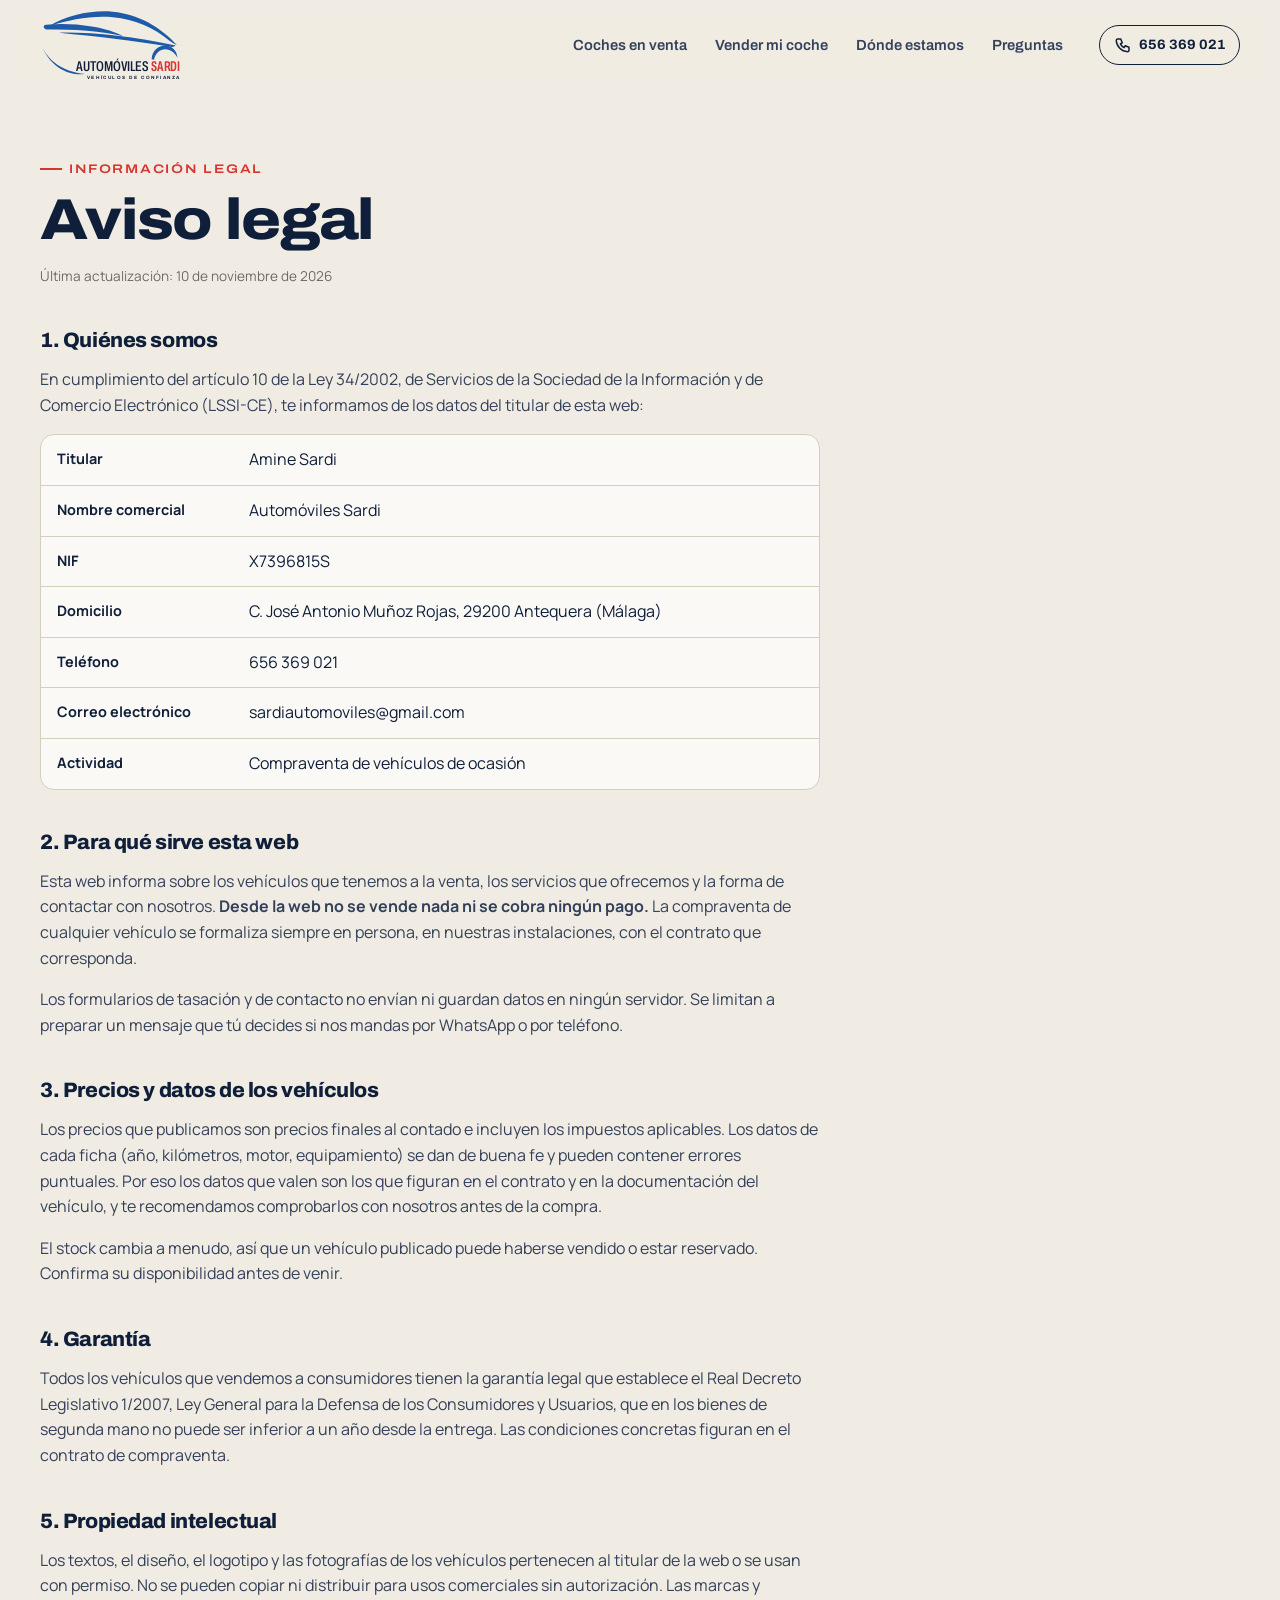
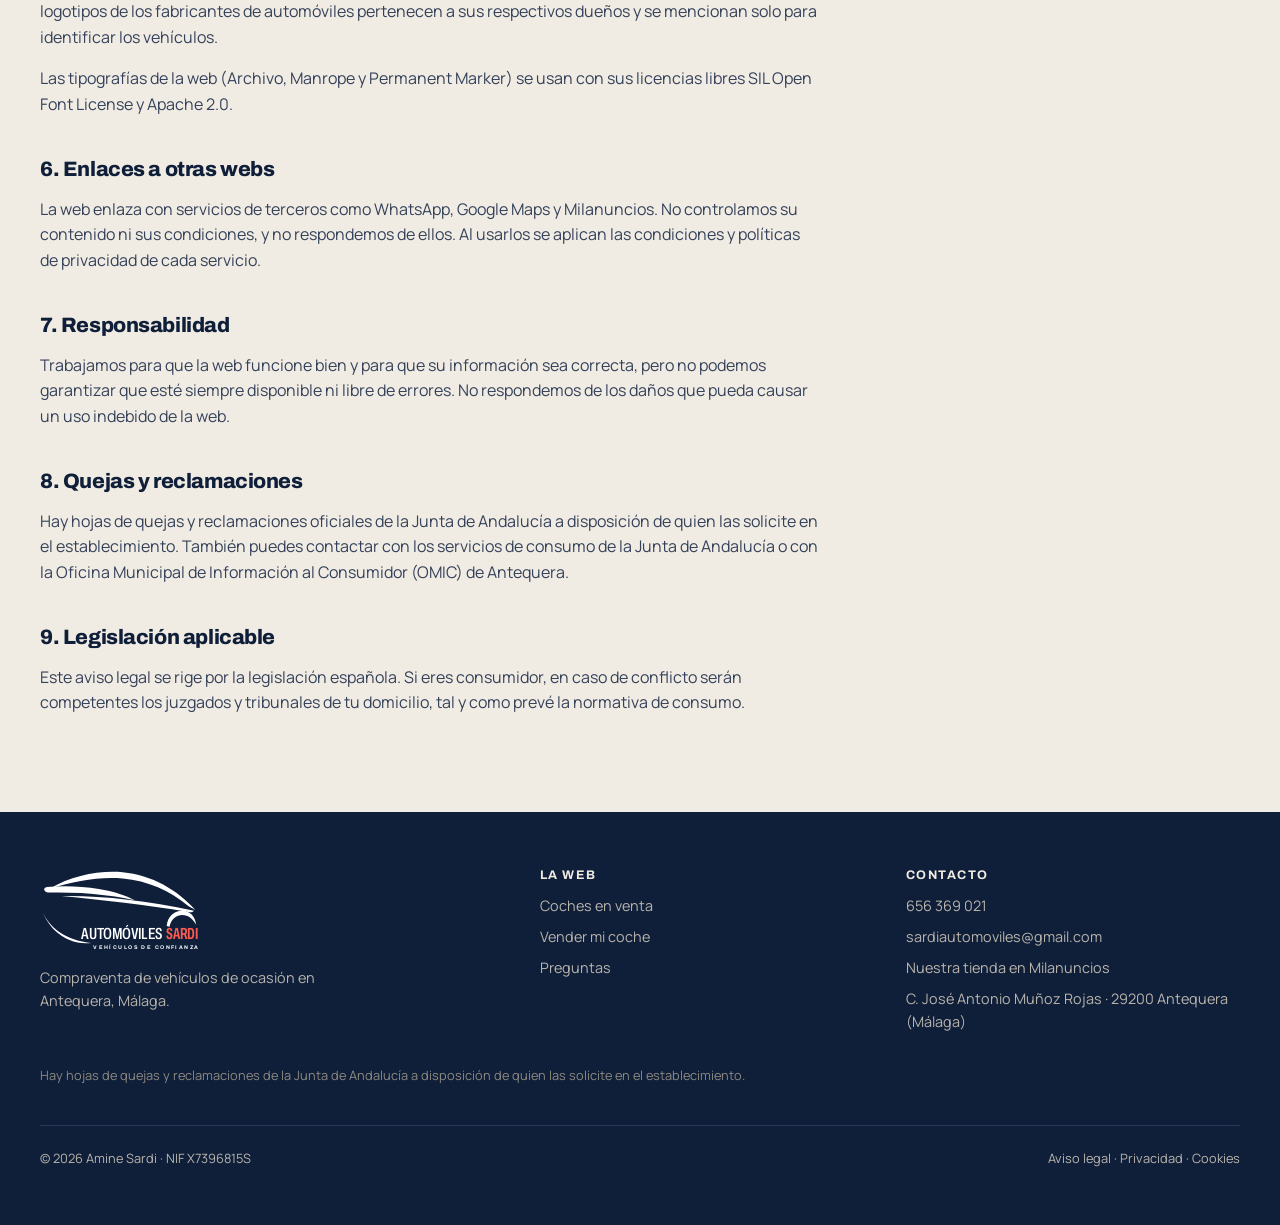
<file: web/aviso-legal.html>
<!doctype html>
<html lang="es">
<head>
  <meta charset="utf-8">
  <meta name="viewport" content="width=device-width, initial-scale=1">
  <title>Aviso legal · Automóviles Sardi</title>
  <meta name="description" content="Aviso legal de la web de Automóviles Sardi, compraventa de vehículos de ocasión en Antequera.">
  <link rel="canonical" href="https://www.autosardi.es/aviso-legal.html">
  <meta name="theme-color" content="#0F1F3A">
  <link rel="icon" href="favicon.svg" type="image/svg+xml">
  <link rel="apple-touch-icon" href="img/apple-touch-icon.png">
  <link rel="stylesheet" href="css/fonts.css">
  <link rel="stylesheet" href="css/styles.css">
</head>
<body>

<header class="header">
  <div class="wrap header__row">
    <a class="logo" href="index.html" aria-label="Automóviles Sardi, inicio"><svg class="logo__img" viewBox="0 0 470 240" aria-hidden="true"><g fill="#1D5BA8"><path d="M30 58C90 22 170 6 236 12C320 20 392 62 444 120C436 116 428 112 420 106C372 66 308 36 236 30C168 24 98 38 30 58Z"/><path d="M22 70C10 66 8 56 20 54C70 50 120 52 168 60C210 67 246 78 270 92C236 84 196 78 152 74C108 70 62 70 22 70Z"/><path d="M62 80C170 78 300 92 440 122C436 126 430 128 424 126C300 104 180 92 62 80Z"/><path d="M8 128C30 172 72 206 146 214C96 220 38 196 8 128Z"/><path d="M362 166C364 138 384 122 406 122C428 122 444 138 446 162C438 146 424 134 406 134C390 134 374 146 370 168Z"/></g><text x="118" y="204" textLength="232" lengthAdjust="spacingAndGlyphs" font-family="Archivo, Arial Narrow, sans-serif" font-stretch="62%" font-weight="500" font-size="46" fill="#0F1F3A">AUTOMÓVILES</text><text x="360" y="204" textLength="94" lengthAdjust="spacingAndGlyphs" font-family="Archivo, Arial Narrow, sans-serif" font-stretch="62%" font-weight="600" font-size="46" fill="#D7352F">SARDI</text><text x="152" y="230" textLength="300" lengthAdjust="spacing" font-family="Archivo, Arial, sans-serif" font-weight="700" font-size="15" fill="#0F1F3A">VEHÍCULOS DE CONFIANZA</text></svg></a>
    <nav class="nav" id="nav" aria-label="Principal">
      <a href="coches.html">Coches en venta</a>
      <a href="index.html#vender">Vender mi coche</a>
      <a href="index.html#financiacion" data-financiacion hidden>Financiación</a>
      <a href="index.html#visitanos">Dónde estamos</a>
      <a href="index.html#preguntas">Preguntas</a>
    </nav>
    <div class="header__cta">
      <a class="btn btn--ghost btn--sm" data-tel href="#"><svg viewBox="0 0 24 24" fill="none" stroke="currentColor" stroke-width="2" stroke-linecap="round" stroke-linejoin="round"><path d="M5 4h4l2 5-2.5 1.5a11 11 0 0 0 5 5L15 13l5 2v4a2 2 0 0 1-2 2A16 16 0 0 1 3 6a2 2 0 0 1 2-2"/></svg><span data-tel-text>656 369 021</span></a>
    </div>
    <button class="menu-btn" type="button" aria-label="Menú" aria-expanded="false" aria-controls="nav"><span></span><span></span></button>
  </div>
</header>

<main class="wrap">
<article class="legal">
  <span class="eyebrow">Información legal</span>
  <h1>Aviso legal</h1>
  <p class="legal__date">Última actualización: <span data-legal="actualizado"></span></p>

  <h2>1. Quiénes somos</h2>
  <p>En cumplimiento del artículo 10 de la Ley 34/2002, de Servicios de la Sociedad de la Información y de Comercio Electrónico (LSSI-CE), te informamos de los datos del titular de esta web:</p>
  <dl class="legal__data">
    <div><dt>Titular</dt><dd data-legal="titular"></dd></div>
    <div><dt>Nombre comercial</dt><dd>Automóviles Sardi</dd></div>
    <div><dt>NIF</dt><dd data-legal="nif"></dd></div>
    <div><dt>Domicilio</dt><dd data-legal="domicilio"></dd></div>
    <div><dt>Teléfono</dt><dd data-legal="telefono"></dd></div>
    <div><dt>Correo electrónico</dt><dd data-legal="email"></dd></div>
    <div data-legal-row><dt>Datos registrales</dt><dd data-legal="registro" data-optional></dd></div>
    <div><dt>Actividad</dt><dd>Compraventa de vehículos de ocasión</dd></div>
  </dl>

  <h2>2. Para qué sirve esta web</h2>
  <p>Esta web informa sobre los vehículos que tenemos a la venta, los servicios que ofrecemos y la forma de contactar con nosotros. <strong>Desde la web no se vende nada ni se cobra ningún pago.</strong> La compraventa de cualquier vehículo se formaliza siempre en persona, en nuestras instalaciones, con el contrato que corresponda.</p>
  <p>Los formularios de tasación y de contacto no envían ni guardan datos en ningún servidor. Se limitan a preparar un mensaje que tú decides si nos mandas por WhatsApp o por teléfono.</p>

  <h2>3. Precios y datos de los vehículos</h2>
  <p>Los precios que publicamos son precios finales al contado e incluyen los impuestos aplicables. Los datos de cada ficha (año, kilómetros, motor, equipamiento) se dan de buena fe y pueden contener errores puntuales. Por eso los datos que valen son los que figuran en el contrato y en la documentación del vehículo, y te recomendamos comprobarlos con nosotros antes de la compra.</p>
  <p>El stock cambia a menudo, así que un vehículo publicado puede haberse vendido o estar reservado. Confirma su disponibilidad antes de venir.</p>

  <h2>4. Garantía</h2>
  <p>Todos los vehículos que vendemos a consumidores tienen la garantía legal que establece el Real Decreto Legislativo 1/2007, Ley General para la Defensa de los Consumidores y Usuarios, que en los bienes de segunda mano no puede ser inferior a un año desde la entrega. Las condiciones concretas figuran en el contrato de compraventa.</p>

  <h2>5. Propiedad intelectual</h2>
  <p>Los textos, el diseño, el logotipo y las fotografías de los vehículos pertenecen al titular de la web o se usan con permiso. No se pueden copiar ni distribuir para usos comerciales sin autorización. Las marcas y logotipos de los fabricantes de automóviles pertenecen a sus respectivos dueños y se mencionan solo para identificar los vehículos.</p>
  <p>Las tipografías de la web (Archivo, Manrope y Permanent Marker) se usan con sus licencias libres SIL Open Font License y Apache 2.0.</p>

  <h2>6. Enlaces a otras webs</h2>
  <p>La web enlaza con servicios de terceros como WhatsApp, Google Maps y Milanuncios. No controlamos su contenido ni sus condiciones, y no respondemos de ellos. Al usarlos se aplican las condiciones y políticas de privacidad de cada servicio.</p>

  <h2>7. Responsabilidad</h2>
  <p>Trabajamos para que la web funcione bien y para que su información sea correcta, pero no podemos garantizar que esté siempre disponible ni libre de errores. No respondemos de los daños que pueda causar un uso indebido de la web.</p>

  <h2>8. Quejas y reclamaciones</h2>
  <p>Hay hojas de quejas y reclamaciones oficiales de la Junta de Andalucía a disposición de quien las solicite en el establecimiento. También puedes contactar con los servicios de consumo de la Junta de Andalucía o con la Oficina Municipal de Información al Consumidor (OMIC) de Antequera.</p>

  <h2>9. Legislación aplicable</h2>
  <p>Este aviso legal se rige por la legislación española. Si eres consumidor, en caso de conflicto serán competentes los juzgados y tribunales de tu domicilio, tal y como prevé la normativa de consumo.</p>
</article>
</main>

<footer class="footer">
  <div class="wrap">
    <div class="footer__grid">
      <div style="display:grid;gap:14px;align-content:start">
        <a class="logo" href="index.html" aria-label="Automóviles Sardi, inicio"><svg class="logo__img" viewBox="0 0 470 240" aria-hidden="true"><g fill="#FFFFFF"><path d="M30 58C90 22 170 6 236 12C320 20 392 62 444 120C436 116 428 112 420 106C372 66 308 36 236 30C168 24 98 38 30 58Z"/><path d="M22 70C10 66 8 56 20 54C70 50 120 52 168 60C210 67 246 78 270 92C236 84 196 78 152 74C108 70 62 70 22 70Z"/><path d="M62 80C170 78 300 92 440 122C436 126 430 128 424 126C300 104 180 92 62 80Z"/><path d="M8 128C30 172 72 206 146 214C96 220 38 196 8 128Z"/><path d="M362 166C364 138 384 122 406 122C428 122 444 138 446 162C438 146 424 134 406 134C390 134 374 146 370 168Z"/></g><text x="118" y="204" textLength="232" lengthAdjust="spacingAndGlyphs" font-family="Archivo, Arial Narrow, sans-serif" font-stretch="62%" font-weight="500" font-size="46" fill="#FFFFFF">AUTOMÓVILES</text><text x="360" y="204" textLength="94" lengthAdjust="spacingAndGlyphs" font-family="Archivo, Arial Narrow, sans-serif" font-stretch="62%" font-weight="600" font-size="46" fill="#FF5A4E">SARDI</text><text x="152" y="230" textLength="300" lengthAdjust="spacing" font-family="Archivo, Arial, sans-serif" font-weight="700" font-size="15" fill="#FFFFFF">VEHÍCULOS DE CONFIANZA</text></svg></a>
        <p style="max-width:36ch">Compraventa de vehículos de ocasión en Antequera, Málaga.</p>
      </div>
      <div><h4>La web</h4><ul><li><a href="coches.html">Coches en venta</a></li><li><a href="index.html#vender">Vender mi coche</a></li><li data-financiacion hidden><a href="index.html#financiacion">Financiación</a></li><li><a href="index.html#preguntas">Preguntas</a></li></ul></div>
      <div><h4>Contacto</h4><ul><li><a data-tel data-tel-text href="#">656 369 021</a></li><li><a data-email href="#"></a></li><li data-red="milanuncios" hidden><a target="_blank" rel="noopener">Nuestra tienda en Milanuncios</a></li><li data-red="instagram" hidden><a target="_blank" rel="noopener">Instagram</a></li><li data-red="facebook" hidden><a target="_blank" rel="noopener">Facebook</a></li><li data-direccion>C. José Antonio Muñoz Rojas · 29200 Antequera (Málaga)</li></ul></div>
    </div>
    <p class="footer__note">Hay hojas de quejas y reclamaciones de la Junta de Andalucía a disposición de quien las solicite en el establecimiento.</p>
    <div class="footer__legal">
      <span>© <span data-year>2026</span> <span data-legal="titular" data-keep>Automóviles Sardi</span><span data-legal-row> · NIF <span data-legal="nif" data-optional></span></span></span>
      <span><a href="aviso-legal.html">Aviso legal</a> · <a href="privacidad.html">Privacidad</a> · <a href="cookies.html">Cookies</a></span>
    </div>
  </div>
</footer>

<div class="mobile-bar">
  <a class="btn btn--accent" data-tel href="#">Llamar</a>
  <a class="btn btn--wa" data-wa href="#">WhatsApp</a>
  <a class="btn btn--ghost" href="index.html#vender">Tasar</a>
</div>

<script src="js/data.js"></script>
<script src="js/app.js"></script>
</body>
</html>
</file>
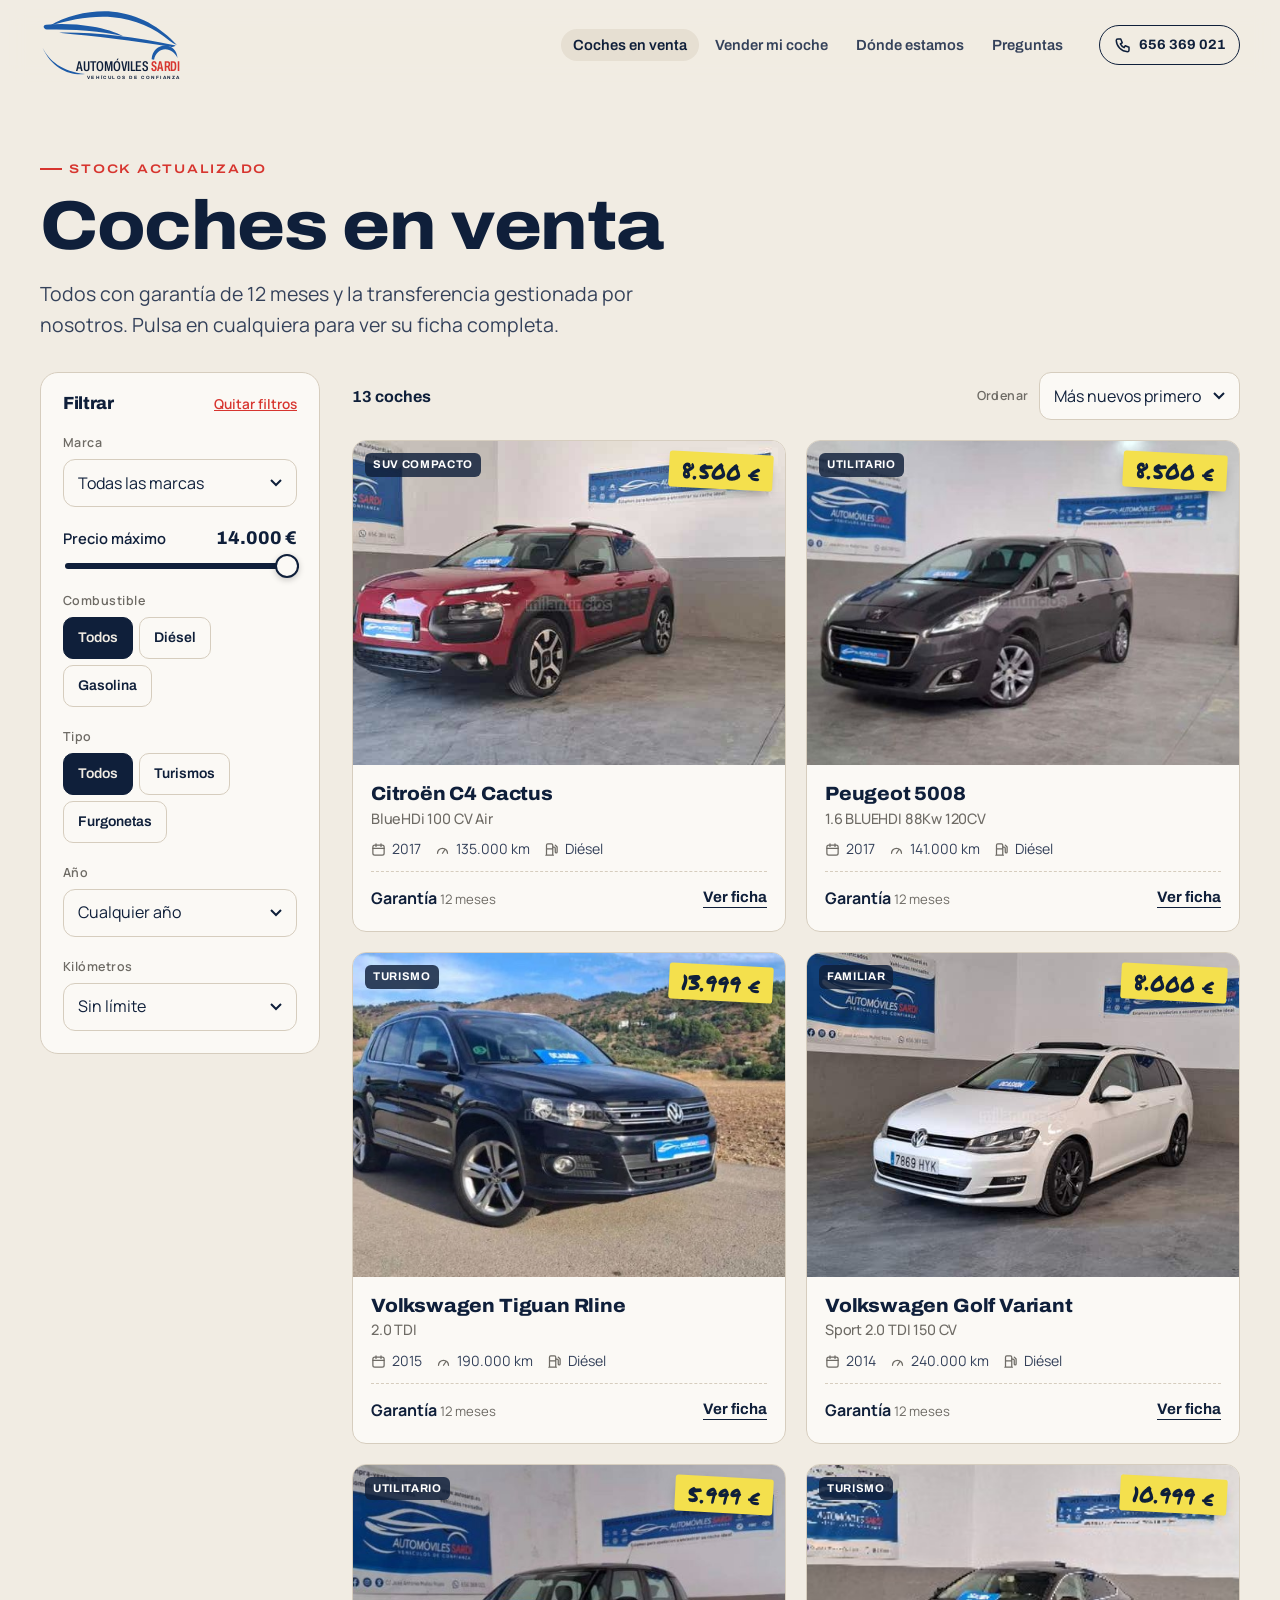
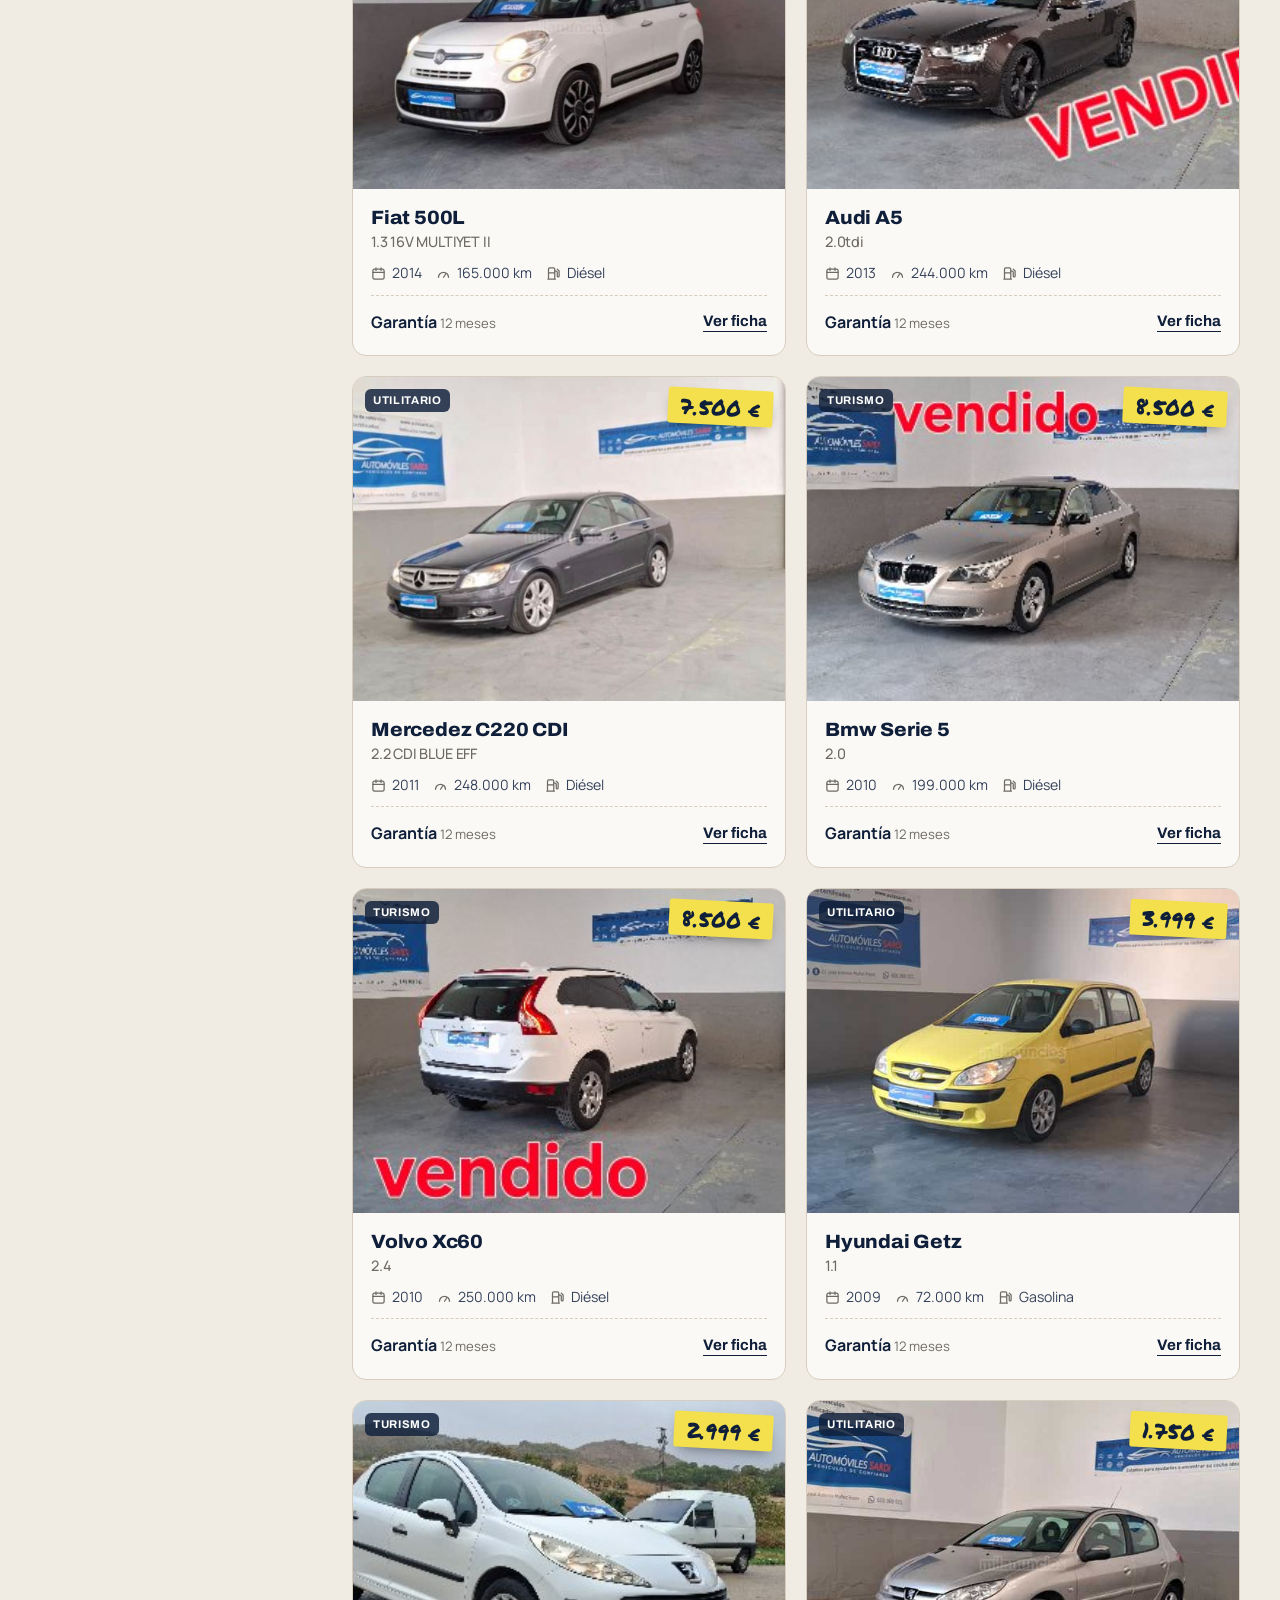
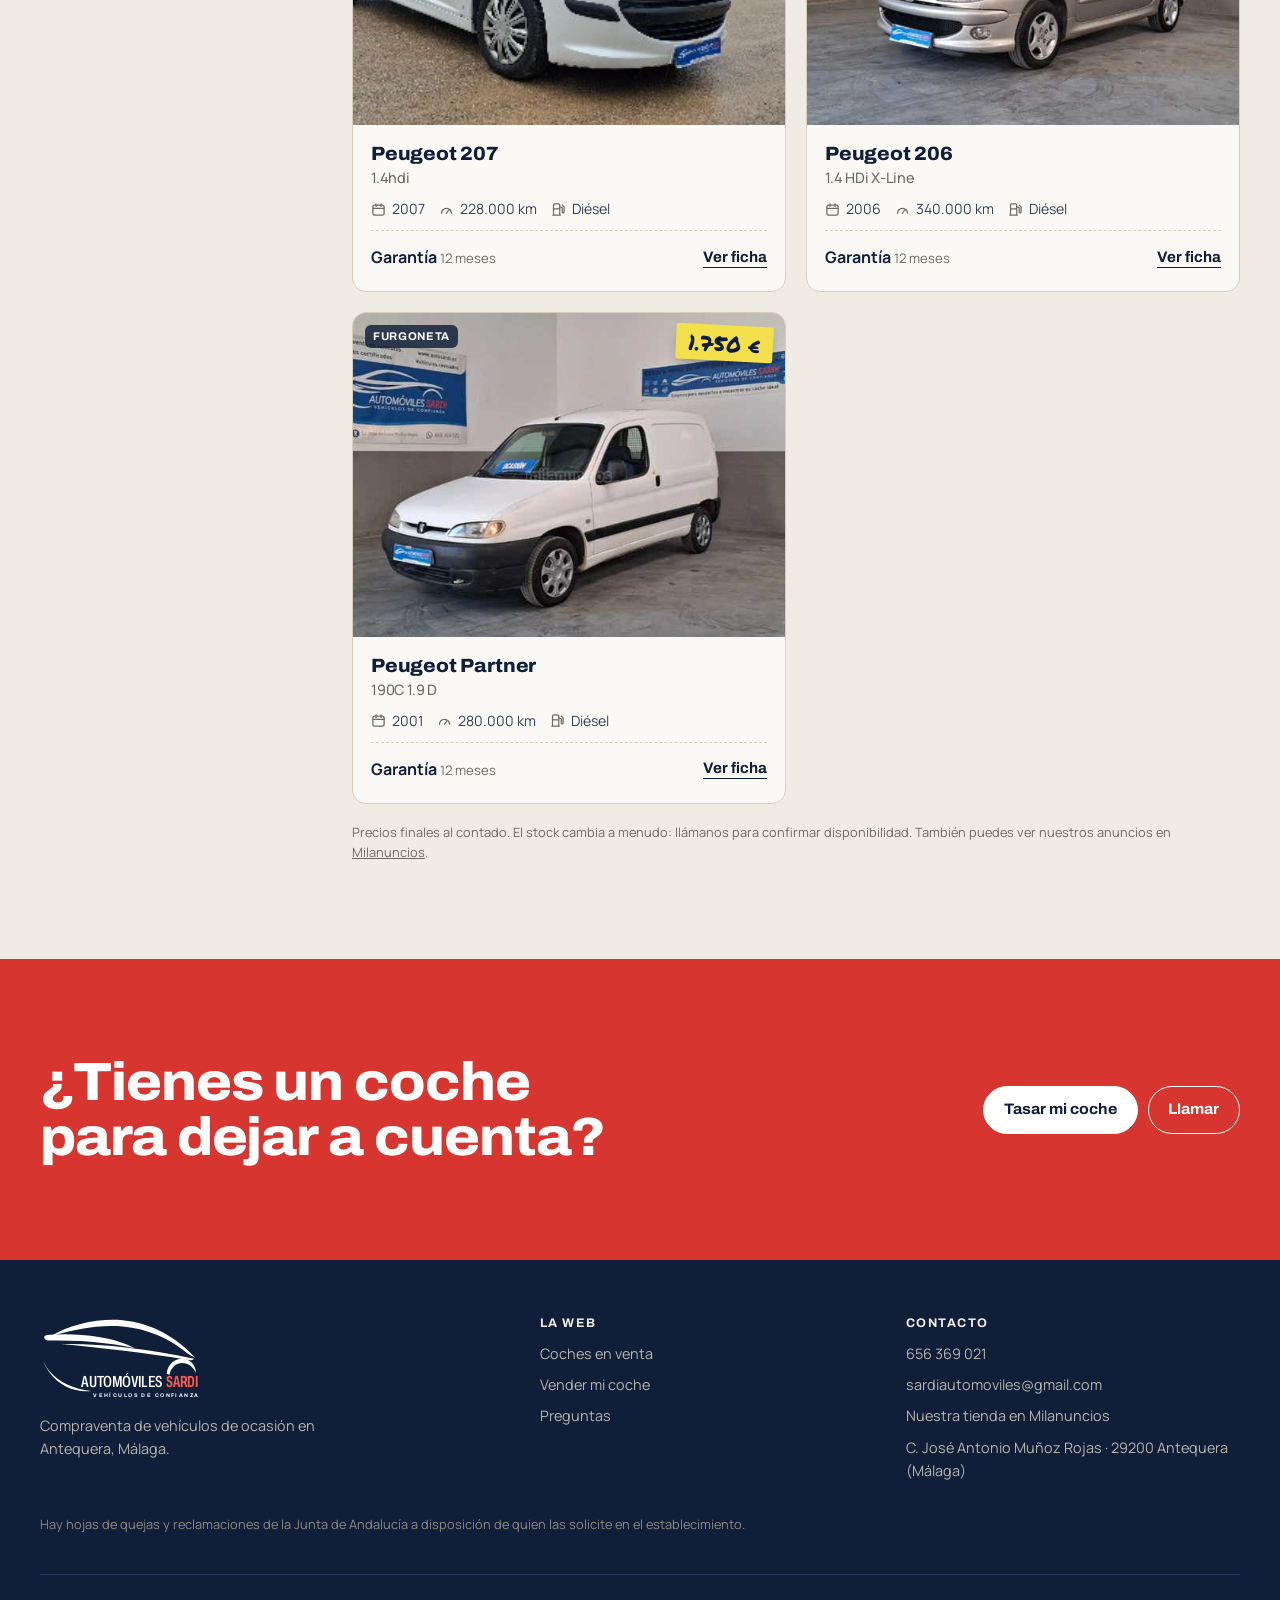
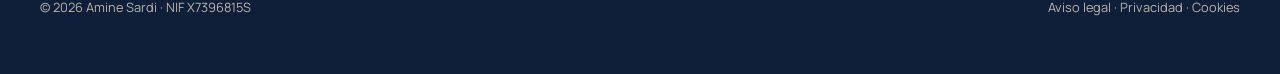
<file: web/coches.html>
<!doctype html>
<html lang="es">
<head>
  <meta charset="utf-8">
  <meta name="viewport" content="width=device-width, initial-scale=1">
  <title>Coches en venta · Automóviles Sardi Antequera</title>
  <meta name="description" content="Coches de ocasión en venta en Automóviles Sardi (Antequera): precios, kilómetros y fichas de cada vehículo, con garantía de 12 meses.">
  <meta name="theme-color" content="#0F1F3A">
  <link rel="canonical" href="https://www.autosardi.es/coches.html">
  <link rel="icon" href="favicon.svg" type="image/svg+xml">
  <link rel="apple-touch-icon" href="img/apple-touch-icon.png">
  <meta property="og:type" content="website">
  <meta property="og:locale" content="es_ES">
  <meta property="og:site_name" content="Automóviles Sardi">
  <meta property="og:title" content="Coches en venta · Automóviles Sardi Antequera">
  <meta property="og:description" content="Coches de ocasión revisados y con garantía en Antequera.">
  <meta property="og:url" content="https://www.autosardi.es/coches.html">
  <meta property="og:image" content="https://www.autosardi.es/img/og.jpg">
  <meta name="twitter:card" content="summary_large_image">
  <link rel="preload" href="fonts/archivo-latin.woff2" as="font" type="font/woff2" crossorigin>
  <link rel="stylesheet" href="css/fonts.css">
  <link rel="stylesheet" href="css/styles.css">
</head>
<body>

<header class="header">
  <div class="wrap header__row">
    <a class="logo" href="index.html" aria-label="Automóviles Sardi, inicio"><svg class="logo__img" viewBox="0 0 470 240" aria-hidden="true"><g fill="#1D5BA8"><path d="M30 58C90 22 170 6 236 12C320 20 392 62 444 120C436 116 428 112 420 106C372 66 308 36 236 30C168 24 98 38 30 58Z"/><path d="M22 70C10 66 8 56 20 54C70 50 120 52 168 60C210 67 246 78 270 92C236 84 196 78 152 74C108 70 62 70 22 70Z"/><path d="M62 80C170 78 300 92 440 122C436 126 430 128 424 126C300 104 180 92 62 80Z"/><path d="M8 128C30 172 72 206 146 214C96 220 38 196 8 128Z"/><path d="M362 166C364 138 384 122 406 122C428 122 444 138 446 162C438 146 424 134 406 134C390 134 374 146 370 168Z"/></g><text x="118" y="204" textLength="232" lengthAdjust="spacingAndGlyphs" font-family="Archivo, Arial Narrow, sans-serif" font-stretch="62%" font-weight="500" font-size="46" fill="#0F1F3A">AUTOMÓVILES</text><text x="360" y="204" textLength="94" lengthAdjust="spacingAndGlyphs" font-family="Archivo, Arial Narrow, sans-serif" font-stretch="62%" font-weight="600" font-size="46" fill="#D7352F">SARDI</text><text x="152" y="230" textLength="300" lengthAdjust="spacing" font-family="Archivo, Arial, sans-serif" font-weight="700" font-size="15" fill="#0F1F3A">VEHÍCULOS DE CONFIANZA</text></svg></a>
    <nav class="nav" id="nav" aria-label="Principal">
      <a href="coches.html" aria-current="page">Coches en venta</a>
      <a href="index.html#vender">Vender mi coche</a>
      <a href="index.html#financiacion" data-financiacion hidden>Financiación</a>
      <a href="index.html#visitanos">Dónde estamos</a>
      <a href="index.html#preguntas">Preguntas</a>
    </nav>
    <div class="header__cta">
      <a class="btn btn--ghost btn--sm" data-tel href="#"><svg viewBox="0 0 24 24" fill="none" stroke="currentColor" stroke-width="2" stroke-linecap="round" stroke-linejoin="round"><path d="M5 4h4l2 5-2.5 1.5a11 11 0 0 0 5 5L15 13l5 2v4a2 2 0 0 1-2 2A16 16 0 0 1 3 6a2 2 0 0 1 2-2"/></svg><span data-tel-text>656 369 021</span></a>
    </div>
    <button class="menu-btn" type="button" aria-label="Menú" aria-expanded="false" aria-controls="nav"><span></span><span></span></button>
  </div>
</header>

<main class="wrap">
  <div class="page-head">
    <span class="eyebrow" data-reveal>Stock actualizado</span>
    <h1 data-reveal style="font-size:clamp(2.4rem,5.4vw,4.4rem)">Coches en venta</h1>
    <p class="lead" data-reveal>Todos con garantía de 12 meses y la transferencia gestionada por nosotros. Pulsa en cualquiera para ver su ficha completa.</p>
  </div>

  <div class="catalog">
    <form class="filters" id="filters" aria-label="Filtros">
      <h2>Filtrar <button class="filters__reset" type="reset">Quitar filtros</button></h2>
      <label class="field"><span>Marca</span><select class="select" name="marca"><option value="">Todas las marcas</option></select></label>
      <div class="range-row">
        <div class="range-row__top"><label for="max">Precio máximo</label><output id="o-max" class="num"></output></div>
        <input type="range" id="max" name="max" min="1000" max="9000" step="250" value="9000">
      </div>
      <fieldset class="field" style="border:0;padding:0;margin:0"><span>Combustible</span>
        <div class="seg">
          <label><input type="radio" name="comb" value="" checked><span>Todos</span></label>
          <label><input type="radio" name="comb" value="Diésel"><span>Diésel</span></label>
          <label><input type="radio" name="comb" value="Gasolina"><span>Gasolina</span></label>
        </div>
      </fieldset>
      <fieldset class="field" style="border:0;padding:0;margin:0"><span>Tipo</span>
        <div class="seg">
          <label><input type="radio" name="tipo" value="" checked><span>Todos</span></label>
          <label><input type="radio" name="tipo" value="turismo"><span>Turismos</span></label>
          <label><input type="radio" name="tipo" value="industrial"><span>Furgonetas</span></label>
        </div>
      </fieldset>
      <label class="field"><span>Año</span><select class="select" name="desde"><option value="">Cualquier año</option></select></label>
      <label class="field"><span>Kilómetros</span>
        <select class="select" name="kmmax"><option value="">Sin límite</option><option value="100000">Menos de 100.000 km</option><option value="150000">Menos de 150.000 km</option><option value="250000">Menos de 250.000 km</option></select>
      </label>
    </form>

    <section aria-labelledby="catalog-count">
      <div class="toolbar">
        <div style="display:flex;gap:10px;align-items:center;flex-wrap:wrap">
          <button class="btn btn--ghost btn--sm filters-toggle" type="button" aria-expanded="false" aria-controls="filters">Filtros</button>
          <p class="toolbar__count" id="catalog-count" aria-live="polite"></p>
        </div>
        <label class="field" style="grid-auto-flow:column;align-items:center;gap:10px"><span>Ordenar</span>
          <select class="select" id="sort">
            <option value="reciente">Más nuevos primero</option>
            <option value="precio-asc">Precio: más barato</option>
            <option value="precio-desc">Precio: más caro</option>
            <option value="km">Menos kilómetros</option>
          </select>
        </label>
      </div>
      <div class="grid-cars" id="catalog-grid"></div>
      <p class="form-note" style="margin-top:18px">Precios finales al contado. El stock cambia a menudo: llámanos para confirmar disponibilidad. También puedes ver nuestros anuncios en <a href="https://www.milanuncios.com/tiendas-profesionales/automoviles-sardi-218698" target="_blank" rel="noopener">Milanuncios</a>.</p>
    </section>
  </div>
</main>

<section class="cta-band">
  <div class="wrap">
    <h2>¿Tienes un coche para dejar a cuenta?</h2>
    <div style="display:flex;gap:10px;flex-wrap:wrap">
      <a class="btn" href="index.html#vender">Tasar mi coche</a>
      <a class="btn btn--ghost" data-tel href="#">Llamar</a>
    </div>
  </div>
</section>

<footer class="footer">
  <div class="wrap">
    <div class="footer__grid">
      <div style="display:grid;gap:14px;align-content:start">
        <a class="logo" href="index.html" aria-label="Automóviles Sardi, inicio"><svg class="logo__img" viewBox="0 0 470 240" aria-hidden="true"><g fill="#FFFFFF"><path d="M30 58C90 22 170 6 236 12C320 20 392 62 444 120C436 116 428 112 420 106C372 66 308 36 236 30C168 24 98 38 30 58Z"/><path d="M22 70C10 66 8 56 20 54C70 50 120 52 168 60C210 67 246 78 270 92C236 84 196 78 152 74C108 70 62 70 22 70Z"/><path d="M62 80C170 78 300 92 440 122C436 126 430 128 424 126C300 104 180 92 62 80Z"/><path d="M8 128C30 172 72 206 146 214C96 220 38 196 8 128Z"/><path d="M362 166C364 138 384 122 406 122C428 122 444 138 446 162C438 146 424 134 406 134C390 134 374 146 370 168Z"/></g><text x="118" y="204" textLength="232" lengthAdjust="spacingAndGlyphs" font-family="Archivo, Arial Narrow, sans-serif" font-stretch="62%" font-weight="500" font-size="46" fill="#FFFFFF">AUTOMÓVILES</text><text x="360" y="204" textLength="94" lengthAdjust="spacingAndGlyphs" font-family="Archivo, Arial Narrow, sans-serif" font-stretch="62%" font-weight="600" font-size="46" fill="#FF5A4E">SARDI</text><text x="152" y="230" textLength="300" lengthAdjust="spacing" font-family="Archivo, Arial, sans-serif" font-weight="700" font-size="15" fill="#FFFFFF">VEHÍCULOS DE CONFIANZA</text></svg></a>
        <p style="max-width:36ch">Compraventa de vehículos de ocasión en Antequera, Málaga.</p>
      </div>
      <div><h4>La web</h4><ul><li><a href="coches.html">Coches en venta</a></li><li><a href="index.html#vender">Vender mi coche</a></li><li data-financiacion hidden><a href="index.html#financiacion">Financiación</a></li><li><a href="index.html#preguntas">Preguntas</a></li></ul></div>
      <div><h4>Contacto</h4><ul><li><a data-tel data-tel-text href="#">656 369 021</a></li><li><a data-email href="#"></a></li><li data-red="milanuncios" hidden><a target="_blank" rel="noopener">Nuestra tienda en Milanuncios</a></li><li data-red="instagram" hidden><a target="_blank" rel="noopener">Instagram</a></li><li data-red="facebook" hidden><a target="_blank" rel="noopener">Facebook</a></li><li data-direccion>C. José Antonio Muñoz Rojas · 29200 Antequera (Málaga)</li></ul></div>
    </div>
    <p class="footer__note">Hay hojas de quejas y reclamaciones de la Junta de Andalucía a disposición de quien las solicite en el establecimiento.</p>
    <div class="footer__legal">
      <span>© <span data-year>2026</span> <span data-legal="titular" data-keep>Automóviles Sardi</span><span data-legal-row> · NIF <span data-legal="nif" data-optional></span></span></span>
      <span><a href="aviso-legal.html">Aviso legal</a> · <a href="privacidad.html">Privacidad</a> · <a href="cookies.html">Cookies</a></span>
    </div>
  </div>
</footer>

<div class="mobile-bar">
  <a class="btn btn--accent" data-tel href="#">Llamar</a>
  <a class="btn btn--wa" data-wa href="#">WhatsApp</a>
  <a class="btn btn--ghost" href="index.html#vender">Tasar</a>
</div>

<script src="js/data.js"></script>
<script src="js/app.js"></script>
</body>
</html>
</file>
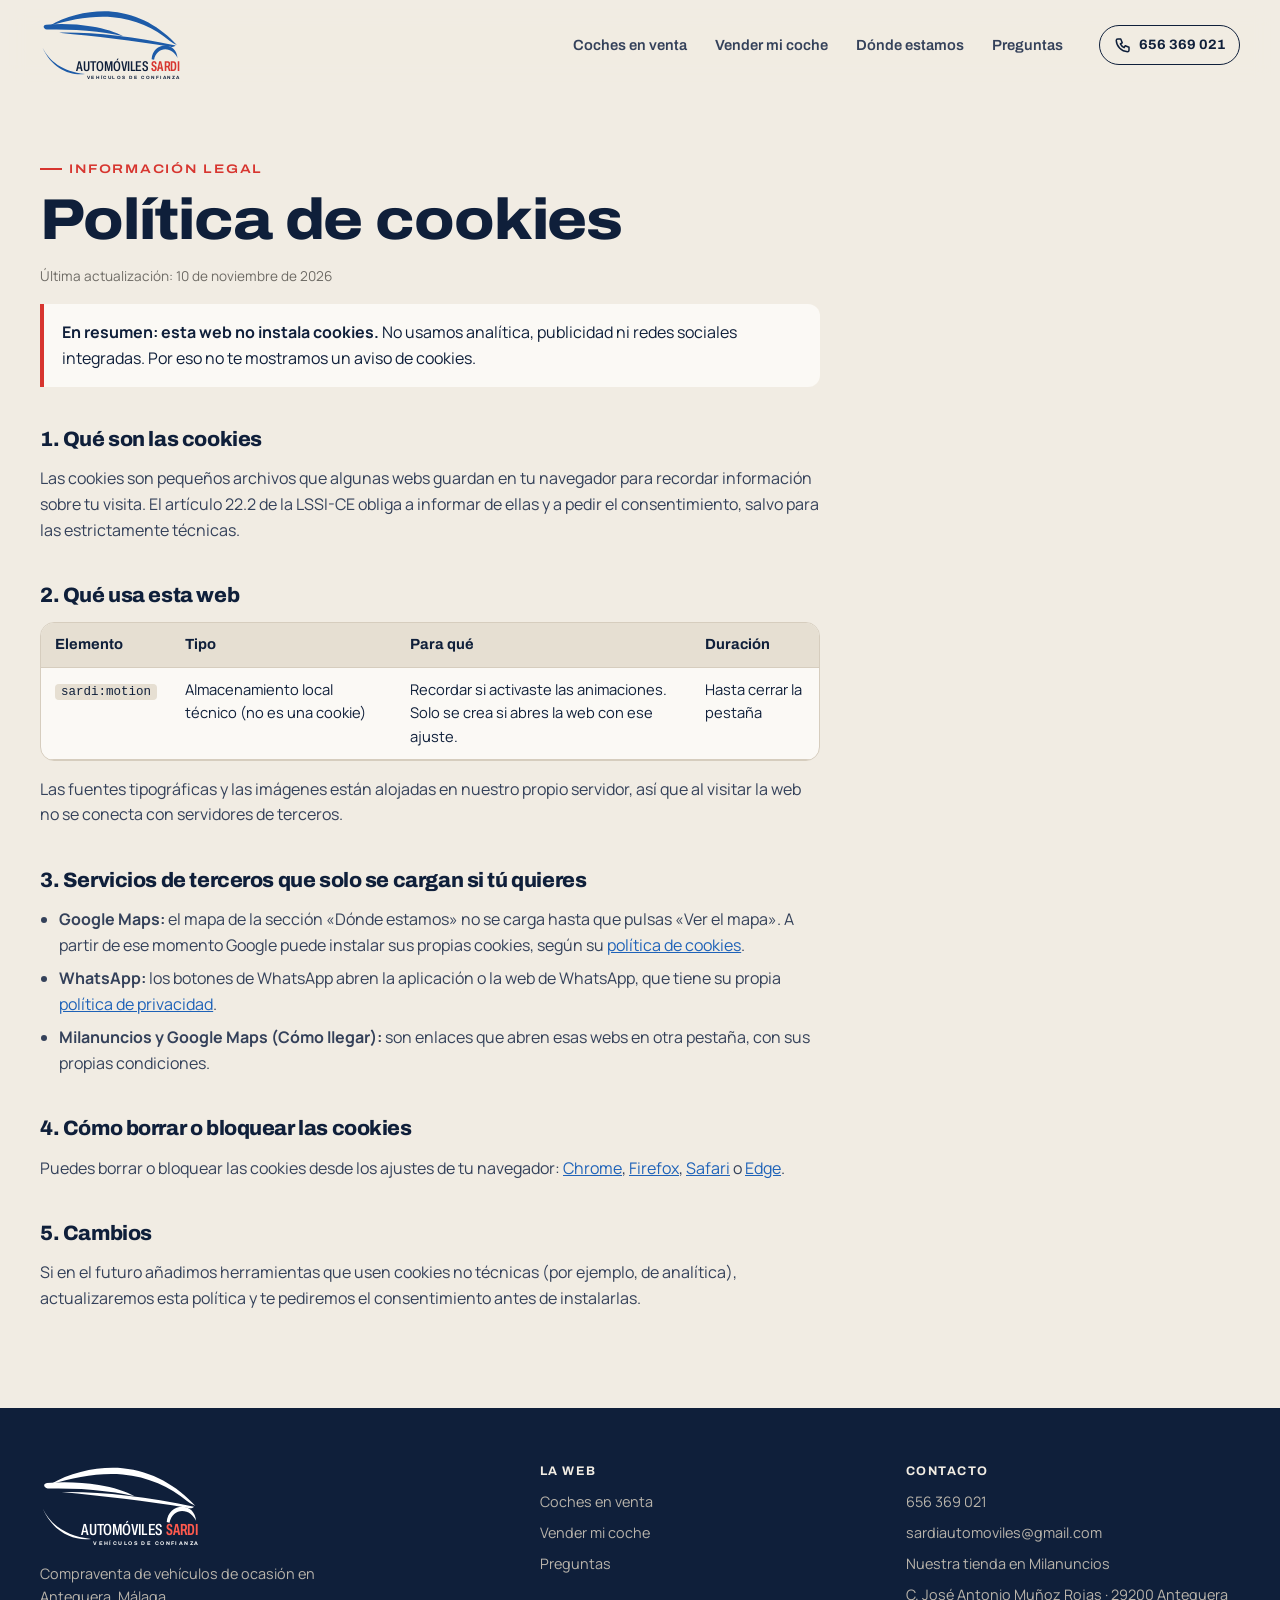
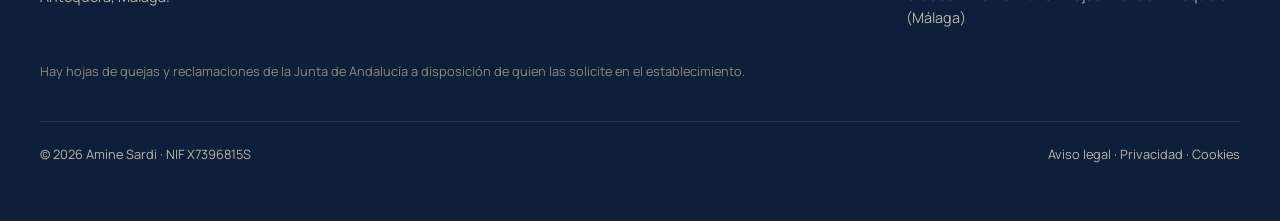
<file: web/cookies.html>
<!doctype html>
<html lang="es">
<head>
  <meta charset="utf-8">
  <meta name="viewport" content="width=device-width, initial-scale=1">
  <title>Política de cookies · Automóviles Sardi</title>
  <meta name="description" content="Esta web de Automóviles Sardi no usa cookies de analítica ni de publicidad.">
  <link rel="canonical" href="https://www.autosardi.es/cookies.html">
  <meta name="theme-color" content="#0F1F3A">
  <link rel="icon" href="favicon.svg" type="image/svg+xml">
  <link rel="apple-touch-icon" href="img/apple-touch-icon.png">
  <link rel="stylesheet" href="css/fonts.css">
  <link rel="stylesheet" href="css/styles.css">
</head>
<body>

<header class="header">
  <div class="wrap header__row">
    <a class="logo" href="index.html" aria-label="Automóviles Sardi, inicio"><svg class="logo__img" viewBox="0 0 470 240" aria-hidden="true"><g fill="#1D5BA8"><path d="M30 58C90 22 170 6 236 12C320 20 392 62 444 120C436 116 428 112 420 106C372 66 308 36 236 30C168 24 98 38 30 58Z"/><path d="M22 70C10 66 8 56 20 54C70 50 120 52 168 60C210 67 246 78 270 92C236 84 196 78 152 74C108 70 62 70 22 70Z"/><path d="M62 80C170 78 300 92 440 122C436 126 430 128 424 126C300 104 180 92 62 80Z"/><path d="M8 128C30 172 72 206 146 214C96 220 38 196 8 128Z"/><path d="M362 166C364 138 384 122 406 122C428 122 444 138 446 162C438 146 424 134 406 134C390 134 374 146 370 168Z"/></g><text x="118" y="204" textLength="232" lengthAdjust="spacingAndGlyphs" font-family="Archivo, Arial Narrow, sans-serif" font-stretch="62%" font-weight="500" font-size="46" fill="#0F1F3A">AUTOMÓVILES</text><text x="360" y="204" textLength="94" lengthAdjust="spacingAndGlyphs" font-family="Archivo, Arial Narrow, sans-serif" font-stretch="62%" font-weight="600" font-size="46" fill="#D7352F">SARDI</text><text x="152" y="230" textLength="300" lengthAdjust="spacing" font-family="Archivo, Arial, sans-serif" font-weight="700" font-size="15" fill="#0F1F3A">VEHÍCULOS DE CONFIANZA</text></svg></a>
    <nav class="nav" id="nav" aria-label="Principal">
      <a href="coches.html">Coches en venta</a>
      <a href="index.html#vender">Vender mi coche</a>
      <a href="index.html#financiacion" data-financiacion hidden>Financiación</a>
      <a href="index.html#visitanos">Dónde estamos</a>
      <a href="index.html#preguntas">Preguntas</a>
    </nav>
    <div class="header__cta">
      <a class="btn btn--ghost btn--sm" data-tel href="#"><svg viewBox="0 0 24 24" fill="none" stroke="currentColor" stroke-width="2" stroke-linecap="round" stroke-linejoin="round"><path d="M5 4h4l2 5-2.5 1.5a11 11 0 0 0 5 5L15 13l5 2v4a2 2 0 0 1-2 2A16 16 0 0 1 3 6a2 2 0 0 1 2-2"/></svg><span data-tel-text>656 369 021</span></a>
    </div>
    <button class="menu-btn" type="button" aria-label="Menú" aria-expanded="false" aria-controls="nav"><span></span><span></span></button>
  </div>
</header>

<main class="wrap">
<article class="legal">
  <span class="eyebrow">Información legal</span>
  <h1>Política de cookies</h1>
  <p class="legal__date">Última actualización: <span data-legal="actualizado"></span></p>

  <div class="legal__highlight">
    <strong>En resumen: esta web no instala cookies.</strong> No usamos analítica, publicidad ni redes sociales integradas. Por eso no te mostramos un aviso de cookies.
  </div>

  <h2>1. Qué son las cookies</h2>
  <p>Las cookies son pequeños archivos que algunas webs guardan en tu navegador para recordar información sobre tu visita. El artículo 22.2 de la LSSI-CE obliga a informar de ellas y a pedir el consentimiento, salvo para las estrictamente técnicas.</p>

  <h2>2. Qué usa esta web</h2>
  <table class="legal__table">
    <thead><tr><th>Elemento</th><th>Tipo</th><th>Para qué</th><th>Duración</th></tr></thead>
    <tbody>
      <tr><td><code>sardi:motion</code></td><td>Almacenamiento local técnico (no es una cookie)</td><td>Recordar si activaste las animaciones. Solo se crea si abres la web con ese ajuste.</td><td>Hasta cerrar la pestaña</td></tr>
    </tbody>
  </table>
  <p>Las fuentes tipográficas y las imágenes están alojadas en nuestro propio servidor, así que al visitar la web no se conecta con servidores de terceros.</p>

  <h2>3. Servicios de terceros que solo se cargan si tú quieres</h2>
  <ul>
    <li><strong>Google Maps:</strong> el mapa de la sección «Dónde estamos» no se carga hasta que pulsas «Ver el mapa». A partir de ese momento Google puede instalar sus propias cookies, según su <a href="https://policies.google.com/technologies/cookies?hl=es" target="_blank" rel="noopener">política de cookies</a>.</li>
    <li><strong>WhatsApp:</strong> los botones de WhatsApp abren la aplicación o la web de WhatsApp, que tiene su propia <a href="https://www.whatsapp.com/legal/privacy-policy-eea?lang=es" target="_blank" rel="noopener">política de privacidad</a>.</li>
    <li><strong>Milanuncios y Google Maps (Cómo llegar):</strong> son enlaces que abren esas webs en otra pestaña, con sus propias condiciones.</li>
  </ul>

  <h2>4. Cómo borrar o bloquear las cookies</h2>
  <p>Puedes borrar o bloquear las cookies desde los ajustes de tu navegador: <a href="https://support.google.com/chrome/answer/95647?hl=es" target="_blank" rel="noopener">Chrome</a>, <a href="https://support.mozilla.org/es/kb/Borrar%20cookies" target="_blank" rel="noopener">Firefox</a>, <a href="https://support.apple.com/es-es/guide/safari/sfri11471/mac" target="_blank" rel="noopener">Safari</a> o <a href="https://support.microsoft.com/es-es/microsoft-edge/eliminar-las-cookies-en-microsoft-edge-63947406-40ac-c3b8-57b9-2a946a29ae09" target="_blank" rel="noopener">Edge</a>.</p>

  <h2>5. Cambios</h2>
  <p>Si en el futuro añadimos herramientas que usen cookies no técnicas (por ejemplo, de analítica), actualizaremos esta política y te pediremos el consentimiento antes de instalarlas.</p>
</article>
</main>

<footer class="footer">
  <div class="wrap">
    <div class="footer__grid">
      <div style="display:grid;gap:14px;align-content:start">
        <a class="logo" href="index.html" aria-label="Automóviles Sardi, inicio"><svg class="logo__img" viewBox="0 0 470 240" aria-hidden="true"><g fill="#FFFFFF"><path d="M30 58C90 22 170 6 236 12C320 20 392 62 444 120C436 116 428 112 420 106C372 66 308 36 236 30C168 24 98 38 30 58Z"/><path d="M22 70C10 66 8 56 20 54C70 50 120 52 168 60C210 67 246 78 270 92C236 84 196 78 152 74C108 70 62 70 22 70Z"/><path d="M62 80C170 78 300 92 440 122C436 126 430 128 424 126C300 104 180 92 62 80Z"/><path d="M8 128C30 172 72 206 146 214C96 220 38 196 8 128Z"/><path d="M362 166C364 138 384 122 406 122C428 122 444 138 446 162C438 146 424 134 406 134C390 134 374 146 370 168Z"/></g><text x="118" y="204" textLength="232" lengthAdjust="spacingAndGlyphs" font-family="Archivo, Arial Narrow, sans-serif" font-stretch="62%" font-weight="500" font-size="46" fill="#FFFFFF">AUTOMÓVILES</text><text x="360" y="204" textLength="94" lengthAdjust="spacingAndGlyphs" font-family="Archivo, Arial Narrow, sans-serif" font-stretch="62%" font-weight="600" font-size="46" fill="#FF5A4E">SARDI</text><text x="152" y="230" textLength="300" lengthAdjust="spacing" font-family="Archivo, Arial, sans-serif" font-weight="700" font-size="15" fill="#FFFFFF">VEHÍCULOS DE CONFIANZA</text></svg></a>
        <p style="max-width:36ch">Compraventa de vehículos de ocasión en Antequera, Málaga.</p>
      </div>
      <div><h4>La web</h4><ul><li><a href="coches.html">Coches en venta</a></li><li><a href="index.html#vender">Vender mi coche</a></li><li data-financiacion hidden><a href="index.html#financiacion">Financiación</a></li><li><a href="index.html#preguntas">Preguntas</a></li></ul></div>
      <div><h4>Contacto</h4><ul><li><a data-tel data-tel-text href="#">656 369 021</a></li><li><a data-email href="#"></a></li><li data-red="milanuncios" hidden><a target="_blank" rel="noopener">Nuestra tienda en Milanuncios</a></li><li data-red="instagram" hidden><a target="_blank" rel="noopener">Instagram</a></li><li data-red="facebook" hidden><a target="_blank" rel="noopener">Facebook</a></li><li data-direccion>C. José Antonio Muñoz Rojas · 29200 Antequera (Málaga)</li></ul></div>
    </div>
    <p class="footer__note">Hay hojas de quejas y reclamaciones de la Junta de Andalucía a disposición de quien las solicite en el establecimiento.</p>
    <div class="footer__legal">
      <span>© <span data-year>2026</span> <span data-legal="titular" data-keep>Automóviles Sardi</span><span data-legal-row> · NIF <span data-legal="nif" data-optional></span></span></span>
      <span><a href="aviso-legal.html">Aviso legal</a> · <a href="privacidad.html">Privacidad</a> · <a href="cookies.html">Cookies</a></span>
    </div>
  </div>
</footer>

<div class="mobile-bar">
  <a class="btn btn--accent" data-tel href="#">Llamar</a>
  <a class="btn btn--wa" data-wa href="#">WhatsApp</a>
  <a class="btn btn--ghost" href="index.html#vender">Tasar</a>
</div>

<script src="js/data.js"></script>
<script src="js/app.js"></script>
</body>
</html>
</file>
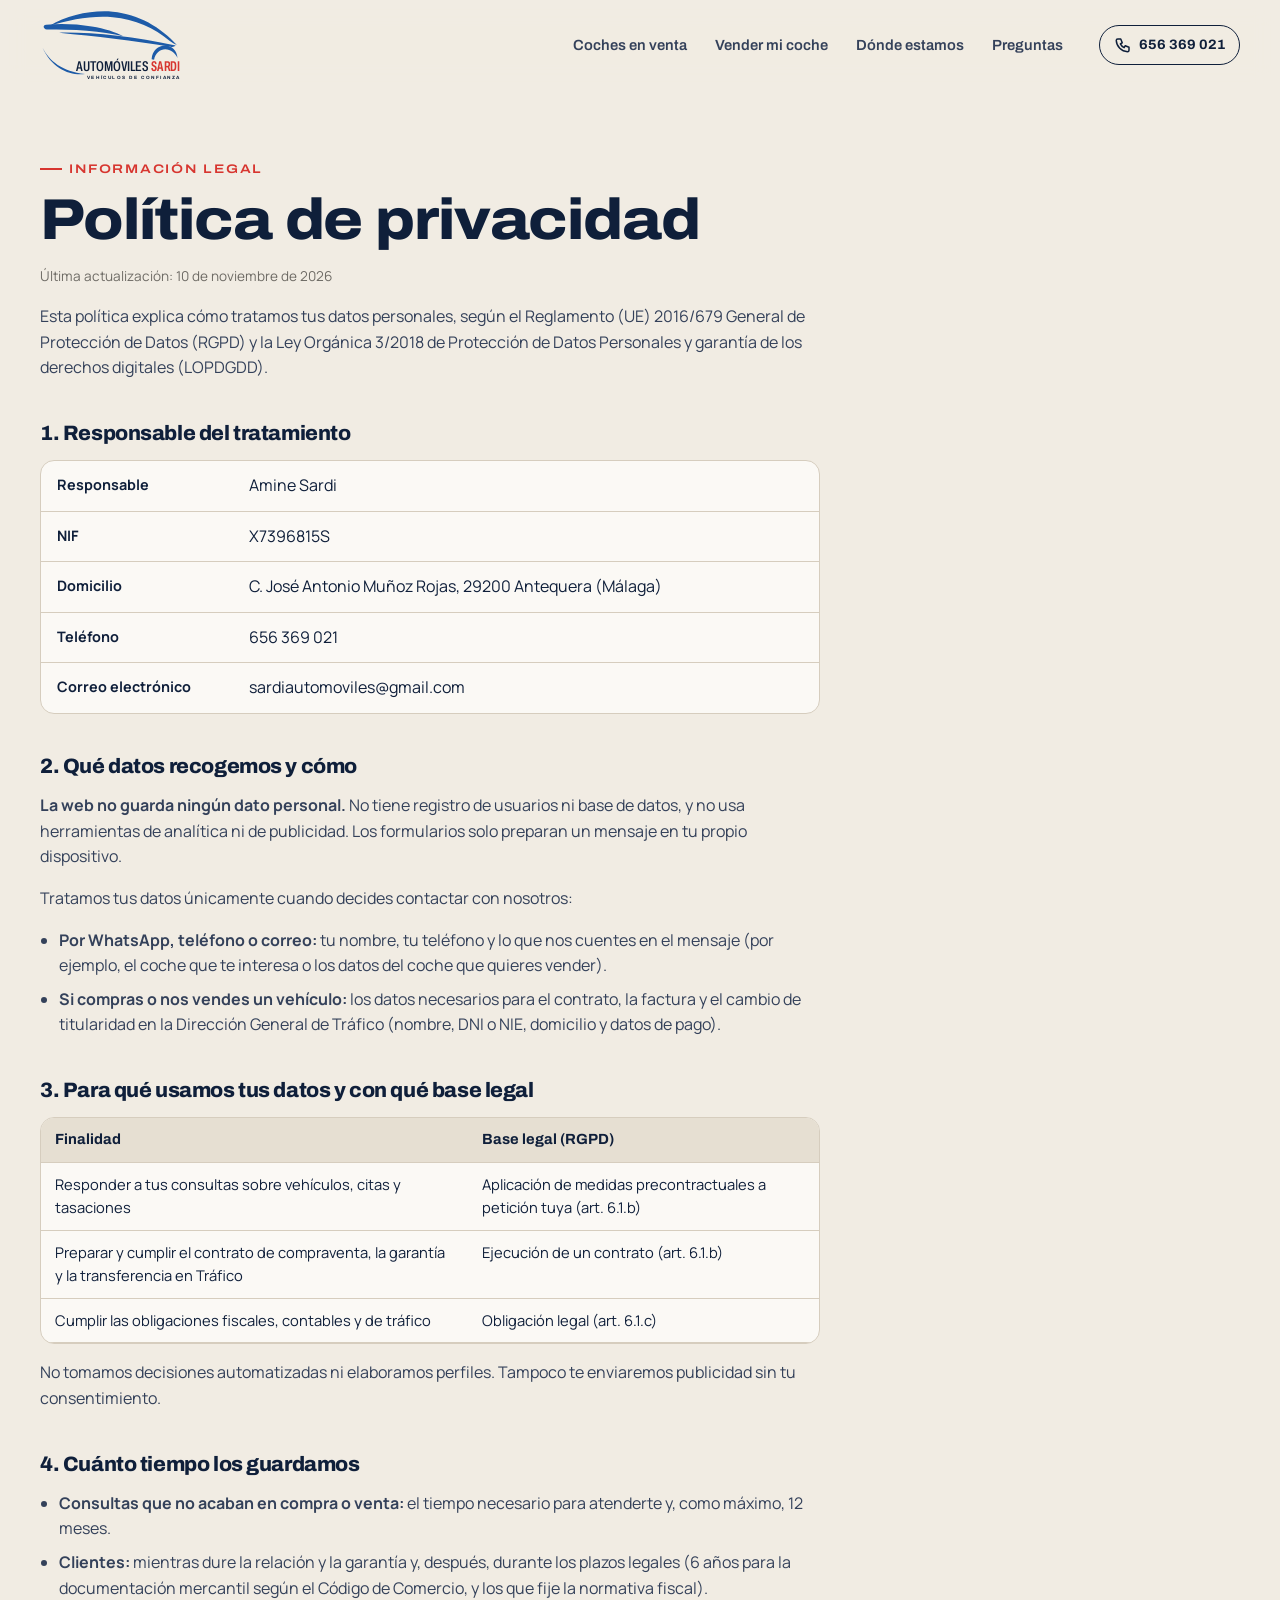
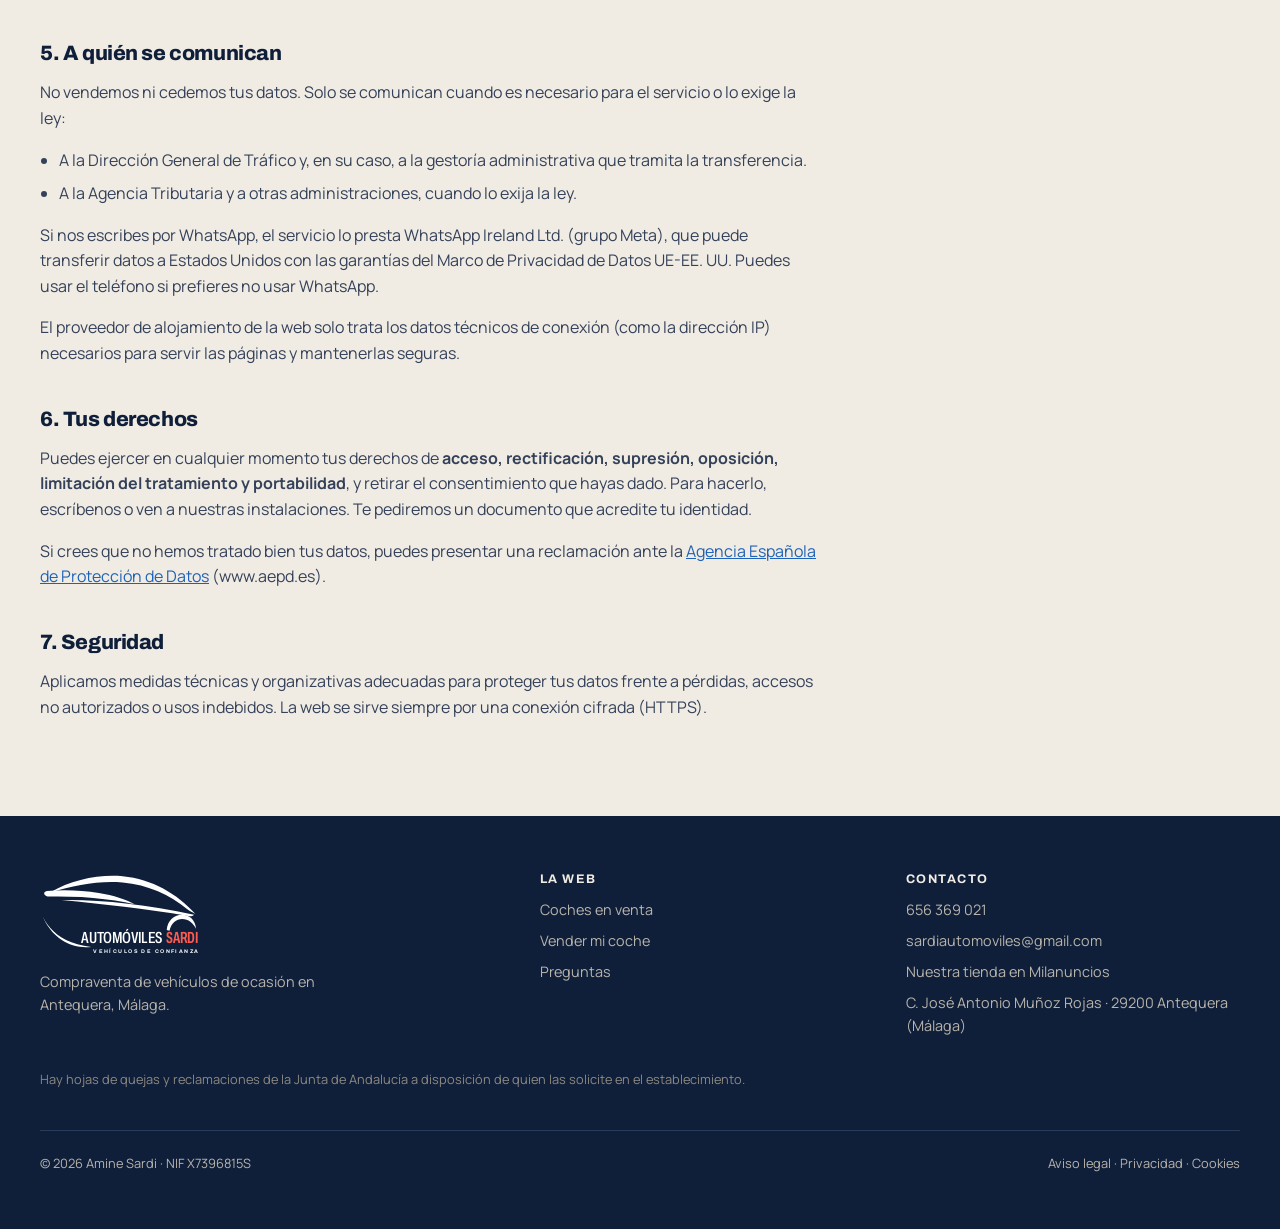
<file: web/privacidad.html>
<!doctype html>
<html lang="es">
<head>
  <meta charset="utf-8">
  <meta name="viewport" content="width=device-width, initial-scale=1">
  <title>Política de privacidad · Automóviles Sardi</title>
  <meta name="description" content="Cómo trata Automóviles Sardi los datos personales de sus clientes y de quienes contactan a través de la web.">
  <link rel="canonical" href="https://www.autosardi.es/privacidad.html">
  <meta name="theme-color" content="#0F1F3A">
  <link rel="icon" href="favicon.svg" type="image/svg+xml">
  <link rel="apple-touch-icon" href="img/apple-touch-icon.png">
  <link rel="stylesheet" href="css/fonts.css">
  <link rel="stylesheet" href="css/styles.css">
</head>
<body>

<header class="header">
  <div class="wrap header__row">
    <a class="logo" href="index.html" aria-label="Automóviles Sardi, inicio"><svg class="logo__img" viewBox="0 0 470 240" aria-hidden="true"><g fill="#1D5BA8"><path d="M30 58C90 22 170 6 236 12C320 20 392 62 444 120C436 116 428 112 420 106C372 66 308 36 236 30C168 24 98 38 30 58Z"/><path d="M22 70C10 66 8 56 20 54C70 50 120 52 168 60C210 67 246 78 270 92C236 84 196 78 152 74C108 70 62 70 22 70Z"/><path d="M62 80C170 78 300 92 440 122C436 126 430 128 424 126C300 104 180 92 62 80Z"/><path d="M8 128C30 172 72 206 146 214C96 220 38 196 8 128Z"/><path d="M362 166C364 138 384 122 406 122C428 122 444 138 446 162C438 146 424 134 406 134C390 134 374 146 370 168Z"/></g><text x="118" y="204" textLength="232" lengthAdjust="spacingAndGlyphs" font-family="Archivo, Arial Narrow, sans-serif" font-stretch="62%" font-weight="500" font-size="46" fill="#0F1F3A">AUTOMÓVILES</text><text x="360" y="204" textLength="94" lengthAdjust="spacingAndGlyphs" font-family="Archivo, Arial Narrow, sans-serif" font-stretch="62%" font-weight="600" font-size="46" fill="#D7352F">SARDI</text><text x="152" y="230" textLength="300" lengthAdjust="spacing" font-family="Archivo, Arial, sans-serif" font-weight="700" font-size="15" fill="#0F1F3A">VEHÍCULOS DE CONFIANZA</text></svg></a>
    <nav class="nav" id="nav" aria-label="Principal">
      <a href="coches.html">Coches en venta</a>
      <a href="index.html#vender">Vender mi coche</a>
      <a href="index.html#financiacion" data-financiacion hidden>Financiación</a>
      <a href="index.html#visitanos">Dónde estamos</a>
      <a href="index.html#preguntas">Preguntas</a>
    </nav>
    <div class="header__cta">
      <a class="btn btn--ghost btn--sm" data-tel href="#"><svg viewBox="0 0 24 24" fill="none" stroke="currentColor" stroke-width="2" stroke-linecap="round" stroke-linejoin="round"><path d="M5 4h4l2 5-2.5 1.5a11 11 0 0 0 5 5L15 13l5 2v4a2 2 0 0 1-2 2A16 16 0 0 1 3 6a2 2 0 0 1 2-2"/></svg><span data-tel-text>656 369 021</span></a>
    </div>
    <button class="menu-btn" type="button" aria-label="Menú" aria-expanded="false" aria-controls="nav"><span></span><span></span></button>
  </div>
</header>

<main class="wrap">
<article class="legal">
  <span class="eyebrow">Información legal</span>
  <h1>Política de privacidad</h1>
  <p class="legal__date">Última actualización: <span data-legal="actualizado"></span></p>

  <p>Esta política explica cómo tratamos tus datos personales, según el Reglamento (UE) 2016/679 General de Protección de Datos (RGPD) y la Ley Orgánica 3/2018 de Protección de Datos Personales y garantía de los derechos digitales (LOPDGDD).</p>

  <h2>1. Responsable del tratamiento</h2>
  <dl class="legal__data">
    <div><dt>Responsable</dt><dd data-legal="titular"></dd></div>
    <div><dt>NIF</dt><dd data-legal="nif"></dd></div>
    <div><dt>Domicilio</dt><dd data-legal="domicilio"></dd></div>
    <div><dt>Teléfono</dt><dd data-legal="telefono"></dd></div>
    <div><dt>Correo electrónico</dt><dd data-legal="email"></dd></div>
  </dl>

  <h2>2. Qué datos recogemos y cómo</h2>
  <p><strong>La web no guarda ningún dato personal.</strong> No tiene registro de usuarios ni base de datos, y no usa herramientas de analítica ni de publicidad. Los formularios solo preparan un mensaje en tu propio dispositivo.</p>
  <p>Tratamos tus datos únicamente cuando decides contactar con nosotros:</p>
  <ul>
    <li><strong>Por WhatsApp, teléfono o correo:</strong> tu nombre, tu teléfono y lo que nos cuentes en el mensaje (por ejemplo, el coche que te interesa o los datos del coche que quieres vender).</li>
    <li><strong>Si compras o nos vendes un vehículo:</strong> los datos necesarios para el contrato, la factura y el cambio de titularidad en la Dirección General de Tráfico (nombre, DNI o NIE, domicilio y datos de pago).</li>
  </ul>

  <h2>3. Para qué usamos tus datos y con qué base legal</h2>
  <table class="legal__table">
    <thead><tr><th>Finalidad</th><th>Base legal (RGPD)</th></tr></thead>
    <tbody>
      <tr><td>Responder a tus consultas sobre vehículos, citas y tasaciones</td><td>Aplicación de medidas precontractuales a petición tuya (art. 6.1.b)</td></tr>
      <tr><td>Preparar y cumplir el contrato de compraventa, la garantía y la transferencia en Tráfico</td><td>Ejecución de un contrato (art. 6.1.b)</td></tr>
      <tr><td>Cumplir las obligaciones fiscales, contables y de tráfico</td><td>Obligación legal (art. 6.1.c)</td></tr>
    </tbody>
  </table>
  <p>No tomamos decisiones automatizadas ni elaboramos perfiles. Tampoco te enviaremos publicidad sin tu consentimiento.</p>

  <h2>4. Cuánto tiempo los guardamos</h2>
  <ul>
    <li><strong>Consultas que no acaban en compra o venta:</strong> el tiempo necesario para atenderte y, como máximo, 12 meses.</li>
    <li><strong>Clientes:</strong> mientras dure la relación y la garantía y, después, durante los plazos legales (6 años para la documentación mercantil según el Código de Comercio, y los que fije la normativa fiscal).</li>
  </ul>

  <h2>5. A quién se comunican</h2>
  <p>No vendemos ni cedemos tus datos. Solo se comunican cuando es necesario para el servicio o lo exige la ley:</p>
  <ul>
    <li>A la Dirección General de Tráfico y, en su caso, a la gestoría administrativa que tramita la transferencia.</li>
    <li>A la Agencia Tributaria y a otras administraciones, cuando lo exija la ley.</li>
  </ul>
  <p>Si nos escribes por WhatsApp, el servicio lo presta WhatsApp Ireland Ltd. (grupo Meta), que puede transferir datos a Estados Unidos con las garantías del Marco de Privacidad de Datos UE-EE. UU. Puedes usar el teléfono si prefieres no usar WhatsApp.</p>
  <p>El proveedor de alojamiento de la web solo trata los datos técnicos de conexión (como la dirección IP) necesarios para servir las páginas y mantenerlas seguras.</p>

  <h2>6. Tus derechos</h2>
  <p>Puedes ejercer en cualquier momento tus derechos de <strong>acceso, rectificación, supresión, oposición, limitación del tratamiento y portabilidad</strong>, y retirar el consentimiento que hayas dado. Para hacerlo, escríbenos o ven a nuestras instalaciones. Te pediremos un documento que acredite tu identidad.</p>
  <p>Si crees que no hemos tratado bien tus datos, puedes presentar una reclamación ante la <a href="https://www.aepd.es" target="_blank" rel="noopener">Agencia Española de Protección de Datos</a> (www.aepd.es).</p>

  <h2>7. Seguridad</h2>
  <p>Aplicamos medidas técnicas y organizativas adecuadas para proteger tus datos frente a pérdidas, accesos no autorizados o usos indebidos. La web se sirve siempre por una conexión cifrada (HTTPS).</p>
</article>
</main>

<footer class="footer">
  <div class="wrap">
    <div class="footer__grid">
      <div style="display:grid;gap:14px;align-content:start">
        <a class="logo" href="index.html" aria-label="Automóviles Sardi, inicio"><svg class="logo__img" viewBox="0 0 470 240" aria-hidden="true"><g fill="#FFFFFF"><path d="M30 58C90 22 170 6 236 12C320 20 392 62 444 120C436 116 428 112 420 106C372 66 308 36 236 30C168 24 98 38 30 58Z"/><path d="M22 70C10 66 8 56 20 54C70 50 120 52 168 60C210 67 246 78 270 92C236 84 196 78 152 74C108 70 62 70 22 70Z"/><path d="M62 80C170 78 300 92 440 122C436 126 430 128 424 126C300 104 180 92 62 80Z"/><path d="M8 128C30 172 72 206 146 214C96 220 38 196 8 128Z"/><path d="M362 166C364 138 384 122 406 122C428 122 444 138 446 162C438 146 424 134 406 134C390 134 374 146 370 168Z"/></g><text x="118" y="204" textLength="232" lengthAdjust="spacingAndGlyphs" font-family="Archivo, Arial Narrow, sans-serif" font-stretch="62%" font-weight="500" font-size="46" fill="#FFFFFF">AUTOMÓVILES</text><text x="360" y="204" textLength="94" lengthAdjust="spacingAndGlyphs" font-family="Archivo, Arial Narrow, sans-serif" font-stretch="62%" font-weight="600" font-size="46" fill="#FF5A4E">SARDI</text><text x="152" y="230" textLength="300" lengthAdjust="spacing" font-family="Archivo, Arial, sans-serif" font-weight="700" font-size="15" fill="#FFFFFF">VEHÍCULOS DE CONFIANZA</text></svg></a>
        <p style="max-width:36ch">Compraventa de vehículos de ocasión en Antequera, Málaga.</p>
      </div>
      <div><h4>La web</h4><ul><li><a href="coches.html">Coches en venta</a></li><li><a href="index.html#vender">Vender mi coche</a></li><li data-financiacion hidden><a href="index.html#financiacion">Financiación</a></li><li><a href="index.html#preguntas">Preguntas</a></li></ul></div>
      <div><h4>Contacto</h4><ul><li><a data-tel data-tel-text href="#">656 369 021</a></li><li><a data-email href="#"></a></li><li data-red="milanuncios" hidden><a target="_blank" rel="noopener">Nuestra tienda en Milanuncios</a></li><li data-red="instagram" hidden><a target="_blank" rel="noopener">Instagram</a></li><li data-red="facebook" hidden><a target="_blank" rel="noopener">Facebook</a></li><li data-direccion>C. José Antonio Muñoz Rojas · 29200 Antequera (Málaga)</li></ul></div>
    </div>
    <p class="footer__note">Hay hojas de quejas y reclamaciones de la Junta de Andalucía a disposición de quien las solicite en el establecimiento.</p>
    <div class="footer__legal">
      <span>© <span data-year>2026</span> <span data-legal="titular" data-keep>Automóviles Sardi</span><span data-legal-row> · NIF <span data-legal="nif" data-optional></span></span></span>
      <span><a href="aviso-legal.html">Aviso legal</a> · <a href="privacidad.html">Privacidad</a> · <a href="cookies.html">Cookies</a></span>
    </div>
  </div>
</footer>

<div class="mobile-bar">
  <a class="btn btn--accent" data-tel href="#">Llamar</a>
  <a class="btn btn--wa" data-wa href="#">WhatsApp</a>
  <a class="btn btn--ghost" href="index.html#vender">Tasar</a>
</div>

<script src="js/data.js"></script>
<script src="js/app.js"></script>
</body>
</html>
</file>
<file: web/css/fonts.css>
/* Fuentes alojadas en la propia web (no se conecta con Google: sin cesión de IP).
   Archivo, Manrope y Permanent Marker · licencia SIL Open Font License 1.1 */
/* latin-ext */
@font-face {
  font-family: 'Archivo';
  font-style: normal;
  font-weight: 400 900;
  font-stretch: 62% 125%;
  font-display: swap;
  src: url(../fonts/archivo-latin-ext.woff2) format('woff2');
  unicode-range: U+0100-02BA, U+02BD-02C5, U+02C7-02CC, U+02CE-02D7, U+02DD-02FF, U+0304, U+0308, U+0329, U+1D00-1DBF, U+1E00-1E9F, U+1EF2-1EFF, U+2020, U+20A0-20AB, U+20AD-20C4, U+2113, U+2C60-2C7F, U+A720-A7FF;
}
/* latin */
@font-face {
  font-family: 'Archivo';
  font-style: normal;
  font-weight: 400 900;
  font-stretch: 62% 125%;
  font-display: swap;
  src: url(../fonts/archivo-latin.woff2) format('woff2');
  unicode-range: U+0000-00FF, U+0131, U+0152-0153, U+02BB-02BC, U+02C6, U+02DA, U+02DC, U+0304, U+0308, U+0329, U+2000-206F, U+20AC, U+2122, U+2191, U+2193, U+2212, U+2215, U+FEFF, U+FFFD;
}
/* latin-ext */
@font-face {
  font-family: 'Manrope';
  font-style: normal;
  font-weight: 400 800;
  font-display: swap;
  src: url(../fonts/manrope-latin-ext.woff2) format('woff2');
  unicode-range: U+0100-02BA, U+02BD-02C5, U+02C7-02CC, U+02CE-02D7, U+02DD-02FF, U+0304, U+0308, U+0329, U+1D00-1DBF, U+1E00-1E9F, U+1EF2-1EFF, U+2020, U+20A0-20AB, U+20AD-20C4, U+2113, U+2C60-2C7F, U+A720-A7FF;
}
/* latin */
@font-face {
  font-family: 'Manrope';
  font-style: normal;
  font-weight: 400 800;
  font-display: swap;
  src: url(../fonts/manrope-latin.woff2) format('woff2');
  unicode-range: U+0000-00FF, U+0131, U+0152-0153, U+02BB-02BC, U+02C6, U+02DA, U+02DC, U+0304, U+0308, U+0329, U+2000-206F, U+20AC, U+2122, U+2191, U+2193, U+2212, U+2215, U+FEFF, U+FFFD;
}
/* latin */
@font-face {
  font-family: 'Permanent Marker';
  font-style: normal;
  font-weight: 400;
  font-display: swap;
  src: url(../fonts/permanent-marker-latin.woff2) format('woff2');
  unicode-range: U+0000-00FF, U+0131, U+0152-0153, U+02BB-02BC, U+02C6, U+02DA, U+02DC, U+0304, U+0308, U+0329, U+2000-206F, U+20AC, U+2122, U+2191, U+2193, U+2212, U+2215, U+FEFF, U+FFFD;
}
</file>
<file: web/css/styles.css>
/* ============ Automóviles Sardi ============ */
:root {
  --paper: #F1ECE3;      /* caliza del Torcal; ink = azul marino del cartel */
  --paper-2: #E6DFD2;
  --card: #FBF9F5;
  --ink: #0F1F3A;
  --ink-2: #34415A;
  --muted: #6E6B65;
  --line: #D6CDBE;
  --accent: #D7352F;     /* rojo Sardi */
  --accent-ink: #AE2520;
  --tag: #F4E04D;        /* cartel de parabrisas */
  --ok: #2F7D4F;
  --blue: #1E62B8;
  --radius: 14px;
  --shadow: 0 1px 2px rgba(15,31,58,.06), 0 8px 24px -12px rgba(15,31,58,.25);
  --wrap: 1200px;
  --display: 'Archivo', system-ui, sans-serif;
  --body: 'Manrope', system-ui, sans-serif;
  --marker: 'Permanent Marker', 'Comic Sans MS', cursive;
}

*, *::before, *::after { box-sizing: border-box; }
html { scroll-behavior: smooth; -webkit-text-size-adjust: 100%; }
html, body { overflow-x: clip; }
body {
  margin: 0; background: var(--paper); color: var(--ink);
  font: 400 16px/1.6 var(--body);
  -webkit-font-smoothing: antialiased;
}
img { max-width: 100%; display: block; }
a { color: inherit; }
button, input, select, textarea { font: inherit; color: inherit; }
:focus-visible { outline: 2px solid var(--accent); outline-offset: 3px; border-radius: 6px; }
[hidden] { display: none !important; }
.sr-only { position: absolute; width: 1px; height: 1px; overflow: hidden; clip: rect(0 0 0 0); white-space: nowrap; }

.wrap { width: min(var(--wrap), 100% - 32px); margin-inline: auto; }
.num { font-variant-numeric: tabular-nums; }

h1, h2, h3 { font-family: var(--display); margin: 0; line-height: 1.02; letter-spacing: -.02em; }
h1 { font-size: clamp(2.6rem, 6.4vw, 5.4rem); font-weight: 800; font-stretch: 112%; }
h2 { font-size: clamp(2rem, 4.2vw, 3.4rem); font-weight: 800; font-stretch: 108%; }
h3 { font-size: 1.25rem; font-weight: 700; letter-spacing: -.01em; }
p { margin: 0; }

.eyebrow {
  display: inline-flex; align-items: center; gap: .6em;
  font: 600 .78rem/1 var(--display); font-stretch: 120%; letter-spacing: .14em;
  text-transform: uppercase; color: var(--accent);
}
.eyebrow::before { content: ''; width: 22px; height: 2px; background: currentColor; }
.lead { font-size: clamp(1.05rem, 1.6vw, 1.22rem); color: var(--ink-2); max-width: 54ch; }

/* ---------- Botones ---------- */
.btn {
  --bg: var(--ink); --fg: var(--paper);
  display: inline-flex; align-items: center; justify-content: center; gap: .55em;
  min-height: 48px; padding: 0 1.3em; border-radius: 999px; border: 1.5px solid var(--bg);
  background: var(--bg); color: var(--fg); text-decoration: none; cursor: pointer;
  font: 700 .95rem/1 var(--display); font-stretch: 105%;
  transition: transform .15s ease, background-color .2s, color .2s, border-color .2s;
}
.btn:hover { transform: translateY(-1px); }
.btn:active { transform: translateY(1px) scale(.98); }
.btn svg { width: 18px; height: 18px; flex: none; }
.btn--accent { --bg: var(--accent); --fg: #fff; }
.btn--accent:hover { --bg: var(--accent-ink); }
.btn--ghost { background: transparent; color: var(--ink); border-color: var(--ink); }
.btn--ghost:hover { background: var(--ink); color: var(--paper); }
.btn--wa { --bg: #1FA855; --fg: #fff; }
.btn--sm { min-height: 40px; padding: 0 1em; font-size: .85rem; }
.btn--block { width: 100%; }
.link-arrow { font: 700 .95rem var(--display); text-decoration: none; display: inline-flex; gap: .4em; align-items: center; border-bottom: 1.5px solid currentColor; padding-bottom: 2px; }
.link-arrow:hover { color: var(--accent); }

/* ---------- Cabecera ---------- */
.header {
  position: sticky; top: 0; z-index: 50;
  background: color-mix(in srgb, var(--paper) 88%, transparent);
  backdrop-filter: saturate(1.4) blur(12px); -webkit-backdrop-filter: saturate(1.4) blur(12px);
  border-bottom: 1px solid transparent; transition: border-color .2s;
}
.header.is-scrolled { border-bottom-color: var(--line); }
.header__row { display: flex; align-items: center; gap: 24px; height: 90px; }
.logo { display: inline-flex; align-items: center; gap: 10px; text-decoration: none; flex: none; }
.logo svg { width: 40px; height: 40px; }
.logo .logo__img { width: auto; height: 74px; display: block; }
.footer .logo .logo__img { height: 84px; }
@media (max-width: 560px) { .logo .logo__img { height: 60px; } }
.logo__text { display: grid; line-height: 1; }
.logo__name { font: 900 1.35rem/1 var(--display); font-stretch: 125%; letter-spacing: .02em; }
.logo__sub { font: 600 .58rem/1 var(--display); font-stretch: 120%; letter-spacing: .2em; color: var(--muted); margin-top: 4px; }
.nav { display: flex; gap: 4px; margin-left: auto; }
.nav a {
  text-decoration: none; padding: 8px 12px; border-radius: 999px;
  font: 600 .92rem var(--display); color: var(--ink-2); transition: background-color .2s, color .2s;
  white-space: nowrap;
}
.header__cta .btn, .link-arrow { white-space: nowrap; }
.nav a:hover, .nav a[aria-current="page"] { background: var(--paper-2); color: var(--ink); }
.header__cta { display: flex; gap: 8px; }
.menu-btn { display: none; margin-left: auto; width: 46px; height: 46px; border-radius: 50%; border: 1.5px solid var(--ink); background: transparent; cursor: pointer; }
.menu-btn span { display: block; width: 18px; height: 2px; background: var(--ink); margin: 4px auto; transition: transform .25s; }
.menu-btn[aria-expanded="true"] span:first-child { transform: translateY(3px) rotate(45deg); }
.menu-btn[aria-expanded="true"] span:last-child { transform: translateY(-3px) rotate(-45deg); }

@media (max-width: 1080px) {
  .nav, .header__cta { display: none; }
  .menu-btn { display: block; }
  .nav.is-open {
    display: flex; flex-direction: column; position: fixed; inset: 90px 0 0; z-index: 49;
    background: var(--paper); padding: 24px 16px; gap: 0; overflow: auto;
  }
  .nav.is-open a { font-size: 1.8rem; font-weight: 800; font-stretch: 110%; padding: 14px 4px; border-radius: 0; border-bottom: 1px solid var(--line); background: none; }
}

/* ---------- Hero ---------- */
.hero { position: relative; padding: clamp(40px, 7vw, 88px) 0 0; overflow: hidden; }
.hero__grid { display: grid; grid-template-columns: 1.08fr .92fr; gap: clamp(32px, 5vw, 72px); align-items: center; }
.hero h1 em { font-style: normal; color: var(--accent); }
.hero .lead { margin-top: 22px; }
.hero__actions { display: flex; flex-wrap: wrap; gap: 10px; margin-top: 30px; }
.hero__facts { display: flex; flex-wrap: wrap; gap: 28px; margin-top: 40px; padding-top: 22px; border-top: 1px solid var(--line); }
.fact b { display: block; font: 800 1.7rem/1 var(--display); font-stretch: 110%; }
.fact span { font-size: .85rem; color: var(--muted); }

.showcase { position: relative; }
.showcase__frame {
  position: relative; border-radius: 22px; overflow: hidden; background: var(--paper-2);
  aspect-ratio: 4 / 3.2; box-shadow: var(--shadow); cursor: pointer;
}
.showcase__frame img { width: 100%; height: 100%; object-fit: cover; transition: transform .8s cubic-bezier(.2,.7,.2,1); }
.showcase__frame:hover img { transform: scale(1.04); }
.showcase__caption {
  position: absolute; left: 14px; right: 14px; bottom: 14px; display: flex; justify-content: space-between; align-items: end; gap: 12px;
  padding: 14px 16px; border-radius: 14px; background: rgba(15,31,58,.82); color: #fff; backdrop-filter: blur(6px);
}
.showcase__caption small { display: block; font-size: .75rem; opacity: .7; letter-spacing: .08em; text-transform: uppercase; }
.showcase__caption strong { font: 700 1.1rem/1.2 var(--display); }
.showcase__dots { display: flex; gap: 6px; justify-content: center; margin-top: 14px; }
.showcase__dots button { width: 28px; height: 4px; border-radius: 4px; border: 0; padding: 0; background: var(--line); cursor: pointer; }
.showcase__dots button[aria-current="true"] { background: var(--ink); }

/* Cartel de parabrisas */
.cartel {
  position: absolute; z-index: 3; top: -14px; right: -10px;
  background: var(--tag); color: var(--ink); padding: 14px 18px 12px; border-radius: 4px;
  font-family: var(--marker); line-height: 1; text-align: center; transform: rotate(6deg);
  box-shadow: 0 10px 22px -10px rgba(0,0,0,.45);
  transform-origin: 50% 0; animation: swing 4.5s ease-in-out infinite;
}
.cartel::before { content: ''; position: absolute; top: 6px; left: 50%; width: 10px; height: 10px; margin-left: -5px; border-radius: 50%; background: rgba(0,0,0,.18); }
.cartel small { display: block; font-size: .85rem; margin-top: 6px; }
.cartel strong { display: block; font-size: 2rem; font-weight: 400; margin-top: 8px; }
@keyframes swing { 0%,100% { transform: rotate(6deg); } 50% { transform: rotate(2deg); } }

.horizon { position: relative; margin-top: clamp(40px, 6vw, 72px); color: var(--paper-2); }
.horizon svg { width: 100%; height: auto; display: block; }
.horizon__label { position: absolute; right: 16px; bottom: 14px; font-size: .72rem; letter-spacing: .1em; text-transform: uppercase; color: var(--muted); }

@media (max-width: 900px) {
  .hero__grid { grid-template-columns: 1fr; }
  .cartel { right: 6px; }
}

/* ---------- Buscador rápido ---------- */
.quick {
  position: relative; z-index: 2; margin-top: -1px; background: var(--ink); color: var(--paper);
  padding: 28px 0;
}
.quick form { display: grid; grid-template-columns: auto repeat(3, 1fr) auto; gap: 12px; align-items: end; }
.quick__title { font: 800 1.15rem/1.1 var(--display); font-stretch: 112%; padding-bottom: 12px; }
.field { display: grid; gap: 6px; }
.field > span { font-size: .78rem; font-weight: 600; letter-spacing: .04em; color: var(--muted); }
.quick .field > span { color: #A9A59D; }
.input, .select, textarea.input {
  width: 100%; min-height: 48px; padding: 0 14px; border-radius: 12px;
  border: 1.5px solid var(--line); background: var(--card); color: var(--ink);
  transition: border-color .2s, box-shadow .2s;
}
textarea.input { padding: 12px 14px; min-height: 110px; resize: vertical; line-height: 1.5; }
.input:focus, .select:focus { outline: none; border-color: var(--ink); box-shadow: 0 0 0 4px rgba(15,31,58,.08); }
.select { appearance: none; padding-right: 38px; background-image: url("data:image/svg+xml,%3Csvg xmlns='http://www.w3.org/2000/svg' width='12' height='8' viewBox='0 0 12 8'%3E%3Cpath d='M1 1l5 5 5-5' fill='none' stroke='%230F1F3A' stroke-width='2'/%3E%3C/svg%3E"); background-repeat: no-repeat; background-position: right 14px center; }
.quick .select { background-color: #1A2D4F; border-color: #2A3D5F; color: var(--paper); background-image: url("data:image/svg+xml,%3Csvg xmlns='http://www.w3.org/2000/svg' width='12' height='8' viewBox='0 0 12 8'%3E%3Cpath d='M1 1l5 5 5-5' fill='none' stroke='%23F1ECE3' stroke-width='2'/%3E%3C/svg%3E"); }
@media (max-width: 860px) {
  .quick form { grid-template-columns: 1fr 1fr; }
  .quick__title { grid-column: 1 / -1; padding: 0; }
  .quick .btn { grid-column: 1 / -1; }
}

/* ---------- Secciones ---------- */
.section { padding: clamp(72px, 10vw, 128px) 0; }
.section--dark { background: var(--ink); color: var(--paper); }
.section--dark .lead { color: #C5C0B7; }
.section--alt { background: var(--paper-2); }
.section__head { display: flex; justify-content: space-between; align-items: end; gap: 24px; flex-wrap: wrap; margin-bottom: 40px; }
.section__head > div:first-child { display: grid; gap: 14px; max-width: 720px; }

/* ---------- Tarjetas de coche ---------- */
.chips { display: flex; flex-wrap: wrap; gap: 8px; }
.chip {
  min-height: 40px; padding: 0 16px; border-radius: 999px; border: 1.5px solid var(--line);
  background: transparent; font: 600 .88rem var(--display); cursor: pointer; transition: all .2s;
}
.chip:hover { border-color: var(--ink); }
.chip[aria-pressed="true"] { background: var(--ink); border-color: var(--ink); color: var(--paper); }

.grid-cars { display: grid; grid-template-columns: repeat(auto-fill, minmax(290px, 1fr)); gap: 20px; }
.car {
  position: relative; display: flex; flex-direction: column; background: var(--card); border-radius: var(--radius);
  overflow: hidden; border: 1px solid var(--line); transition: transform .3s cubic-bezier(.2,.7,.2,1), box-shadow .3s;
}
.car:hover { transform: translateY(-4px); box-shadow: var(--shadow); }
.car__media { position: relative; aspect-ratio: 4 / 3; background: var(--paper-2); overflow: hidden; }
.car__media img { width: 100%; height: 100%; object-fit: cover; transition: transform .6s cubic-bezier(.2,.7,.2,1); }
.car:hover .car__media img { transform: scale(1.05); }
.car__tag {
  position: absolute; top: 12px; right: 12px; background: var(--tag); color: var(--ink);
  font: 400 1.35rem/1 var(--marker); padding: 8px 12px 6px; border-radius: 3px; transform: rotate(3deg);
  box-shadow: 0 6px 14px -6px rgba(0,0,0,.5);
}
.car__badges { position: absolute; left: 12px; top: 12px; display: flex; gap: 6px; }
.badge { font: 700 .7rem/1 var(--display); letter-spacing: .06em; text-transform: uppercase; padding: 6px 8px; border-radius: 6px; background: rgba(15,31,58,.82); color: #fff; }
.badge--label { background: #fff; color: var(--ink); }
.car__body { display: grid; gap: 10px; padding: 18px 18px 20px; flex: 1; }
.car__title { font: 800 1.2rem/1.15 var(--display); font-stretch: 106%; }
.car__title small { display: block; font: 500 .9rem/1.3 var(--body); color: var(--muted); margin-top: 4px; }
.specs { display: flex; flex-wrap: wrap; gap: 6px 14px; font-size: .88rem; color: var(--ink-2); }
.specs span { display: inline-flex; align-items: center; gap: 6px; }
.specs svg { width: 15px; height: 15px; color: var(--muted); }
.car__foot { display: flex; align-items: center; justify-content: space-between; gap: 10px; margin-top: auto; padding-top: 14px; border-top: 1px dashed var(--line); }
.car__cuota { font-size: .82rem; color: var(--muted); }
.car__cuota b { color: var(--ink); font-size: 1rem; }
.car__link::after { content: ''; position: absolute; inset: 0; }
.car__link { text-decoration: none; }

/* ---------- Ventajas ---------- */
.perks { display: grid; grid-template-columns: repeat(4, 1fr); gap: 1px; background: #2A3D5F; border: 1px solid #2A3D5F; border-radius: var(--radius); overflow: hidden; }
.perk { background: var(--ink); padding: 30px 26px 34px; display: grid; gap: 12px; align-content: start; }
.perk__icon { width: 46px; height: 46px; border-radius: 12px; display: grid; place-items: center; background: #1A2D4F; color: var(--tag); }
.perk__icon svg { width: 24px; height: 24px; }
.perk p { color: #B9B4AB; font-size: .95rem; }
@media (max-width: 960px) { .perks { grid-template-columns: 1fr 1fr; } }
@media (max-width: 560px) { .perks { grid-template-columns: 1fr; } }

/* Pasos */
.steps { display: grid; grid-template-columns: repeat(3, 1fr); gap: 20px; counter-reset: paso; margin-top: 56px; }
.step { position: relative; padding-top: 22px; border-top: 2px solid var(--paper); display: grid; gap: 10px; }
.step::before { counter-increment: paso; content: '0' counter(paso); font: 800 .85rem var(--display); color: var(--tag); letter-spacing: .1em; }
.step p { color: #B9B4AB; }
@media (max-width: 760px) { .steps { grid-template-columns: 1fr; } }

/* ---------- Split (vender / financiar) ---------- */
.split { display: grid; grid-template-columns: .9fr 1.1fr; gap: clamp(32px, 6vw, 88px); align-items: start; }
.split__text { display: grid; gap: 18px; position: sticky; top: 110px; }
.checks { list-style: none; padding: 0; margin: 8px 0 0; display: grid; gap: 12px; }
.checks li { display: flex; gap: 12px; align-items: start; }
.checks li::before { content: ''; flex: none; width: 22px; height: 22px; margin-top: 2px; border-radius: 50%; background: var(--accent) url("data:image/svg+xml,%3Csvg xmlns='http://www.w3.org/2000/svg' viewBox='0 0 24 24'%3E%3Cpath d='M6 12.5l4 4 8-9' fill='none' stroke='white' stroke-width='3' stroke-linecap='round' stroke-linejoin='round'/%3E%3C/svg%3E") center / 14px no-repeat; }
@media (max-width: 900px) { .split { grid-template-columns: 1fr; } .split__text { position: static; } }

.panel { background: var(--card); border: 1px solid var(--line); border-radius: 20px; padding: clamp(20px, 3vw, 34px); box-shadow: var(--shadow); }
.form-grid { display: grid; grid-template-columns: 1fr 1fr; gap: 14px; }
.form-grid .full { grid-column: 1 / -1; }
@media (max-width: 520px) { .form-grid { grid-template-columns: 1fr; } }
.seg { display: flex; gap: 6px; flex-wrap: wrap; }
.seg label { position: relative; }
.seg input { position: absolute; opacity: 0; pointer-events: none; }
.seg span { display: inline-flex; align-items: center; min-height: 42px; padding: 0 14px; border-radius: 10px; border: 1.5px solid var(--line); background: var(--card); font: 600 .88rem var(--display); cursor: pointer; transition: all .2s; }
.seg input:checked + span { background: var(--ink); color: var(--paper); border-color: var(--ink); }
.seg input:focus-visible + span { outline: 2px solid var(--accent); outline-offset: 2px; }
.form-note { font-size: .8rem; color: var(--muted); }

/* Calculadora */
.calc { display: grid; gap: 22px; }
.range-row { display: grid; gap: 10px; }
.range-row__top { display: flex; justify-content: space-between; align-items: baseline; gap: 10px; }
.range-row__top label { font-weight: 600; font-size: .92rem; }
.range-row__top output { font: 800 1.15rem var(--display); font-variant-numeric: tabular-nums; }
input[type="range"] { -webkit-appearance: none; appearance: none; width: 100%; height: 6px; border-radius: 6px; background: linear-gradient(var(--ink), var(--ink)) 0 / var(--fill, 50%) 100% no-repeat, var(--paper-2); cursor: pointer; }
input[type="range"]::-webkit-slider-thumb { -webkit-appearance: none; width: 24px; height: 24px; border-radius: 50%; background: var(--card); border: 2px solid var(--ink); box-shadow: 0 2px 6px rgba(0,0,0,.2); }
input[type="range"]::-moz-range-thumb { width: 22px; height: 22px; border-radius: 50%; background: var(--card); border: 2px solid var(--ink); }
.calc__result { display: grid; grid-template-columns: 1.2fr 1fr; gap: 1px; background: var(--line); border-radius: 14px; overflow: hidden; border: 1px solid var(--line); }
.calc__result > div { background: var(--paper); padding: 16px 18px; display: grid; gap: 4px; }
.calc__result span { font-size: .8rem; color: var(--muted); }
.calc__result b { font: 800 1.25rem var(--display); font-variant-numeric: tabular-nums; }
.calc__result .big { grid-row: span 2; background: var(--ink); color: var(--paper); align-content: center; }
.calc__result .big span { color: #A9A59D; }
.calc__result .big b { font-size: clamp(2.2rem, 5vw, 3rem); font-stretch: 108%; }
.calc__result .big b small { font-size: 1rem; font-weight: 600; }

/* ---------- Visítanos ---------- */
.visit { display: grid; grid-template-columns: 1fr 1.3fr; gap: 20px; }
.visit__card { background: var(--ink); color: var(--paper); border-radius: 20px; padding: clamp(24px, 3.4vw, 40px); display: grid; gap: 26px; align-content: start; }
.visit__card dl { margin: 0; display: grid; gap: 18px; }
.visit__card dt { font-size: .75rem; letter-spacing: .12em; text-transform: uppercase; color: #A9A59D; }
.visit__card dd { margin: 4px 0 0; font: 700 1.15rem/1.35 var(--display); }
.visit__card dd a { text-decoration: none; border-bottom: 1px solid #555; }
.visit__map { border-radius: 20px; overflow: hidden; min-height: 380px; background: var(--paper-2); border: 1px solid var(--line); }
.visit__map iframe { width: 100%; height: 100%; min-height: 380px; border: 0; display: block; filter: grayscale(.35) contrast(1.05); }
.map-gate { height: 100%; min-height: 380px; display: grid; place-content: center; justify-items: center; gap: 12px; padding: 24px; text-align: center; color: var(--ink-2);
  background: radial-gradient(circle at 30% 20%, rgba(30,98,184,.08), transparent 55%), repeating-linear-gradient(45deg, transparent 0 22px, rgba(15,31,58,.035) 22px 23px); }
.map-gate .form-note { max-width: 34ch; }
@media (max-width: 860px) { .visit { grid-template-columns: 1fr; } }

/* ---------- FAQ ---------- */
.faq { display: grid; gap: 0; border-top: 1px solid var(--line); max-width: 860px; }
.faq details { border-bottom: 1px solid var(--line); }
.faq summary { list-style: none; cursor: pointer; padding: 22px 44px 22px 0; position: relative; font: 700 1.12rem/1.35 var(--display); }
.faq summary::-webkit-details-marker { display: none; }
.faq summary::after { content: '+'; position: absolute; right: 4px; top: 50%; transform: translateY(-50%); font: 400 1.8rem/1 var(--body); transition: transform .25s; }
.faq details[open] summary::after { transform: translateY(-50%) rotate(45deg); }
.faq details p { padding: 0 44px 24px 0; color: var(--ink-2); max-width: 70ch; }

/* ---------- CTA final + footer ---------- */
.cta-band { background: var(--accent); color: #fff; padding: clamp(56px, 8vw, 96px) 0; }
.cta-band .wrap { display: flex; justify-content: space-between; align-items: center; gap: 28px; flex-wrap: wrap; }
.cta-band h2 { max-width: 16ch; }
.cta-band .btn { --bg: #fff; --fg: var(--ink); }
.cta-band .btn--ghost { color: #fff; border-color: #fff; background: transparent; }
.cta-band .btn--ghost:hover { background: #fff; color: var(--ink); }

.footer { background: var(--ink); color: #B9B4AB; padding: 56px 0 110px; font-size: .9rem; }
.footer__grid { display: grid; grid-template-columns: 1.4fr 1fr 1fr; gap: 32px; }
.footer .logo__sub { color: #8D8980; }
.footer .logo { color: var(--paper); }
.footer h4 { margin: 0 0 12px; font: 700 .78rem var(--display); letter-spacing: .12em; text-transform: uppercase; color: var(--paper); }
.footer ul { list-style: none; margin: 0; padding: 0; display: grid; gap: 8px; }
.footer a { text-decoration: none; }
.footer a:hover { color: var(--paper); }
.footer__note { margin-top: 32px; font-size: .8rem; color: #8D8980; }
.pendiente { background: #FDE68A; color: #7C2D12; padding: 0 4px; border-radius: 4px; font-weight: 700; }
.footer__legal { display: flex; justify-content: space-between; gap: 16px; flex-wrap: wrap; margin-top: 40px; padding-top: 22px; border-top: 1px solid #263A5C; font-size: .8rem; }
@media (min-width: 761px) { .footer { padding-bottom: 56px; } }
@media (max-width: 760px) { .footer__grid { grid-template-columns: 1fr; } }

/* Barra fija móvil */
.mobile-bar { position: fixed; z-index: 40; left: 12px; right: 12px; bottom: 12px; display: none; gap: 8px; padding: 8px; border-radius: 999px; background: var(--ink); box-shadow: 0 12px 30px -10px rgba(0,0,0,.5); }
.mobile-bar .btn { flex: 1; min-height: 46px; font-size: .9rem; padding: 0 .8em; }
.mobile-bar .btn--ghost { color: var(--paper); border-color: #33476A; }
@media (max-width: 760px) { .mobile-bar { display: flex; } }

/* ---------- Catálogo ---------- */
.page-head { padding: clamp(40px, 6vw, 72px) 0 32px; display: grid; gap: 16px; }
.catalog { display: grid; grid-template-columns: 280px 1fr; gap: 32px; align-items: start; padding-bottom: 96px; }
.filters { position: sticky; top: 96px; display: grid; gap: 20px; background: var(--card); border: 1px solid var(--line); border-radius: 18px; padding: 22px; }
.filters h2 { font-size: 1.1rem; font-stretch: 100%; display: flex; justify-content: space-between; align-items: center; }
.filters__reset { background: none; border: 0; padding: 0; color: var(--accent); font: 600 .85rem var(--body); cursor: pointer; text-decoration: underline; }
.toolbar { display: flex; justify-content: space-between; align-items: center; gap: 16px; flex-wrap: wrap; margin-bottom: 20px; }
.toolbar__count { font: 700 1rem var(--display); }
.toolbar .select { width: auto; min-width: 200px; }
.filters-toggle { display: none; }
.empty { padding: 56px 24px; text-align: center; border: 1.5px dashed var(--line); border-radius: 18px; display: grid; gap: 12px; justify-items: center; }
@media (max-width: 960px) {
  .catalog { grid-template-columns: 1fr; }
  .filters { position: static; display: none; }
  .filters.is-open { display: grid; }
  .filters-toggle { display: inline-flex; }
}

/* ---------- Páginas legales ---------- */
.legal { max-width: 780px; padding: clamp(40px, 6vw, 72px) 0 96px; display: grid; gap: 16px; }
.legal h1 { font-size: clamp(2.2rem, 5vw, 3.6rem); }
.legal h2 { font-size: 1.3rem; font-stretch: 100%; margin-top: 26px; }
.legal p, .legal li { color: var(--ink-2); }
.legal ul { margin: 0; padding-left: 1.2em; display: grid; gap: 8px; }
.legal a { color: var(--blue); }
.legal__date { font-size: .85rem; color: var(--muted) !important; }
.legal__data { margin: 0; display: grid; border: 1px solid var(--line); border-radius: 14px; overflow: hidden; background: var(--card); }
.legal__data > div { display: grid; grid-template-columns: 180px 1fr; gap: 12px; padding: 12px 16px; border-top: 1px solid var(--line); }
.legal__data > div:first-child { border-top: 0; }
.legal__data dt { font-weight: 700; font-size: .9rem; }
.legal__data dd { margin: 0; }
@media (max-width: 560px) { .legal__data > div { grid-template-columns: 1fr; gap: 2px; } }
.legal__table { width: 100%; border-collapse: collapse; font-size: .92rem; background: var(--card); border: 1px solid var(--line); border-radius: 14px; overflow: hidden; display: block; overflow-x: auto; }
.legal__table th, .legal__table td { text-align: left; padding: 10px 14px; border-bottom: 1px solid var(--line); vertical-align: top; }
.legal__table th { background: var(--paper-2); font-family: var(--display); }
.legal__highlight { background: var(--card); border-left: 4px solid var(--accent); padding: 16px 18px; border-radius: 0 12px 12px 0; }
.legal code { font-size: .85em; background: var(--paper-2); padding: 1px 6px; border-radius: 4px; }
.cartel-static { display: inline-block; background: var(--tag); font: 400 3.4rem/1 var(--marker); padding: 18px 26px 12px; transform: rotate(-4deg); box-shadow: 0 12px 26px -12px rgba(0,0,0,.45); }

/* ---------- Modales ---------- */
dialog.modal { width: min(980px, 100% - 24px); max-height: calc(100dvh - 24px); padding: 0; border: 0; border-radius: 22px; background: var(--card); color: var(--ink); box-shadow: 0 30px 80px -20px rgba(0,0,0,.5); overflow: auto; }
dialog.modal::backdrop { background: rgba(15,31,58,.6); backdrop-filter: blur(4px); }
dialog.modal[open] { animation: pop .3s cubic-bezier(.2,.8,.2,1); }
@keyframes pop { from { opacity: 0; transform: translateY(16px) scale(.98); } }
.modal__close { position: absolute; top: 12px; right: 12px; z-index: 2; width: 42px; height: 42px; border-radius: 50%; border: 0; background: rgba(255,255,255,.92); cursor: pointer; display: grid; place-items: center; box-shadow: 0 2px 10px rgba(0,0,0,.15); }
.modal__close svg { width: 18px; height: 18px; }
.ficha { display: grid; grid-template-columns: 1.15fr 1fr; }
.ficha__media { position: relative; background: var(--paper-2); min-height: 320px; }
.ficha__media img { width: 100%; height: 100%; object-fit: cover; }
.ficha__body { padding: clamp(22px, 3vw, 34px); display: grid; gap: 18px; align-content: start; }
.ficha__price { display: flex; align-items: baseline; gap: 14px; flex-wrap: wrap; }
.ficha__price > b { font: 900 2.4rem/1 var(--display); font-stretch: 110%; }
.ficha__price span { color: var(--muted); font-size: .9rem; }
.ficha__table { display: grid; grid-template-columns: 1fr 1fr; gap: 1px; background: var(--line); border: 1px solid var(--line); border-radius: 12px; overflow: hidden; }
.ficha__table div { background: var(--paper); padding: 10px 12px; }
.ficha__table dt { font-size: .74rem; color: var(--muted); }
.ficha__table dd { margin: 2px 0 0; font-weight: 700; }
.ficha__actions { display: grid; gap: 8px; }
.ficha__fine { font-size: .78rem; color: var(--muted); }
@media (max-width: 760px) { .ficha { grid-template-columns: 1fr; } .ficha__media { min-height: 0; aspect-ratio: 4/3; } }

.modal--sm { width: min(520px, 100% - 24px) !important; }
.contacto { padding: 30px 26px 26px; display: grid; gap: 16px; }
.contacto h3 { font-size: 1.5rem; padding-right: 40px; }
.contacto__actions { display: grid; grid-template-columns: 1fr 1fr; gap: 8px; }
.toast { position: fixed; z-index: 100; left: 50%; bottom: 90px; transform: translate(-50%, 20px); opacity: 0; background: var(--ink); color: var(--paper); padding: 12px 18px; border-radius: 999px; font-weight: 600; font-size: .9rem; transition: all .3s; pointer-events: none; }
.toast.is-on { opacity: 1; transform: translate(-50%, 0); }

/* ---------- Revelado ---------- */
.js-motion [data-reveal] { opacity: 0; transform: translateY(24px); transition: opacity .8s cubic-bezier(.2,.7,.2,1), transform .8s cubic-bezier(.2,.7,.2,1); transition-delay: var(--d, 0s); }
.js-motion [data-reveal].is-in { opacity: 1; transform: none; }
.hero__line { display: block; overflow: hidden; }
.hero__line > span { display: block; }
.js-motion .hero__line > span { transform: translateY(105%); animation: rise .9s cubic-bezier(.2,.8,.2,1) forwards; animation-delay: var(--d, 0s); }
@keyframes rise { to { transform: none; } }

@media (prefers-reduced-motion: reduce) {
  html:not(.force-motion) { scroll-behavior: auto; }
  html:not(.force-motion) .cartel { animation: none; }
}
</file>
